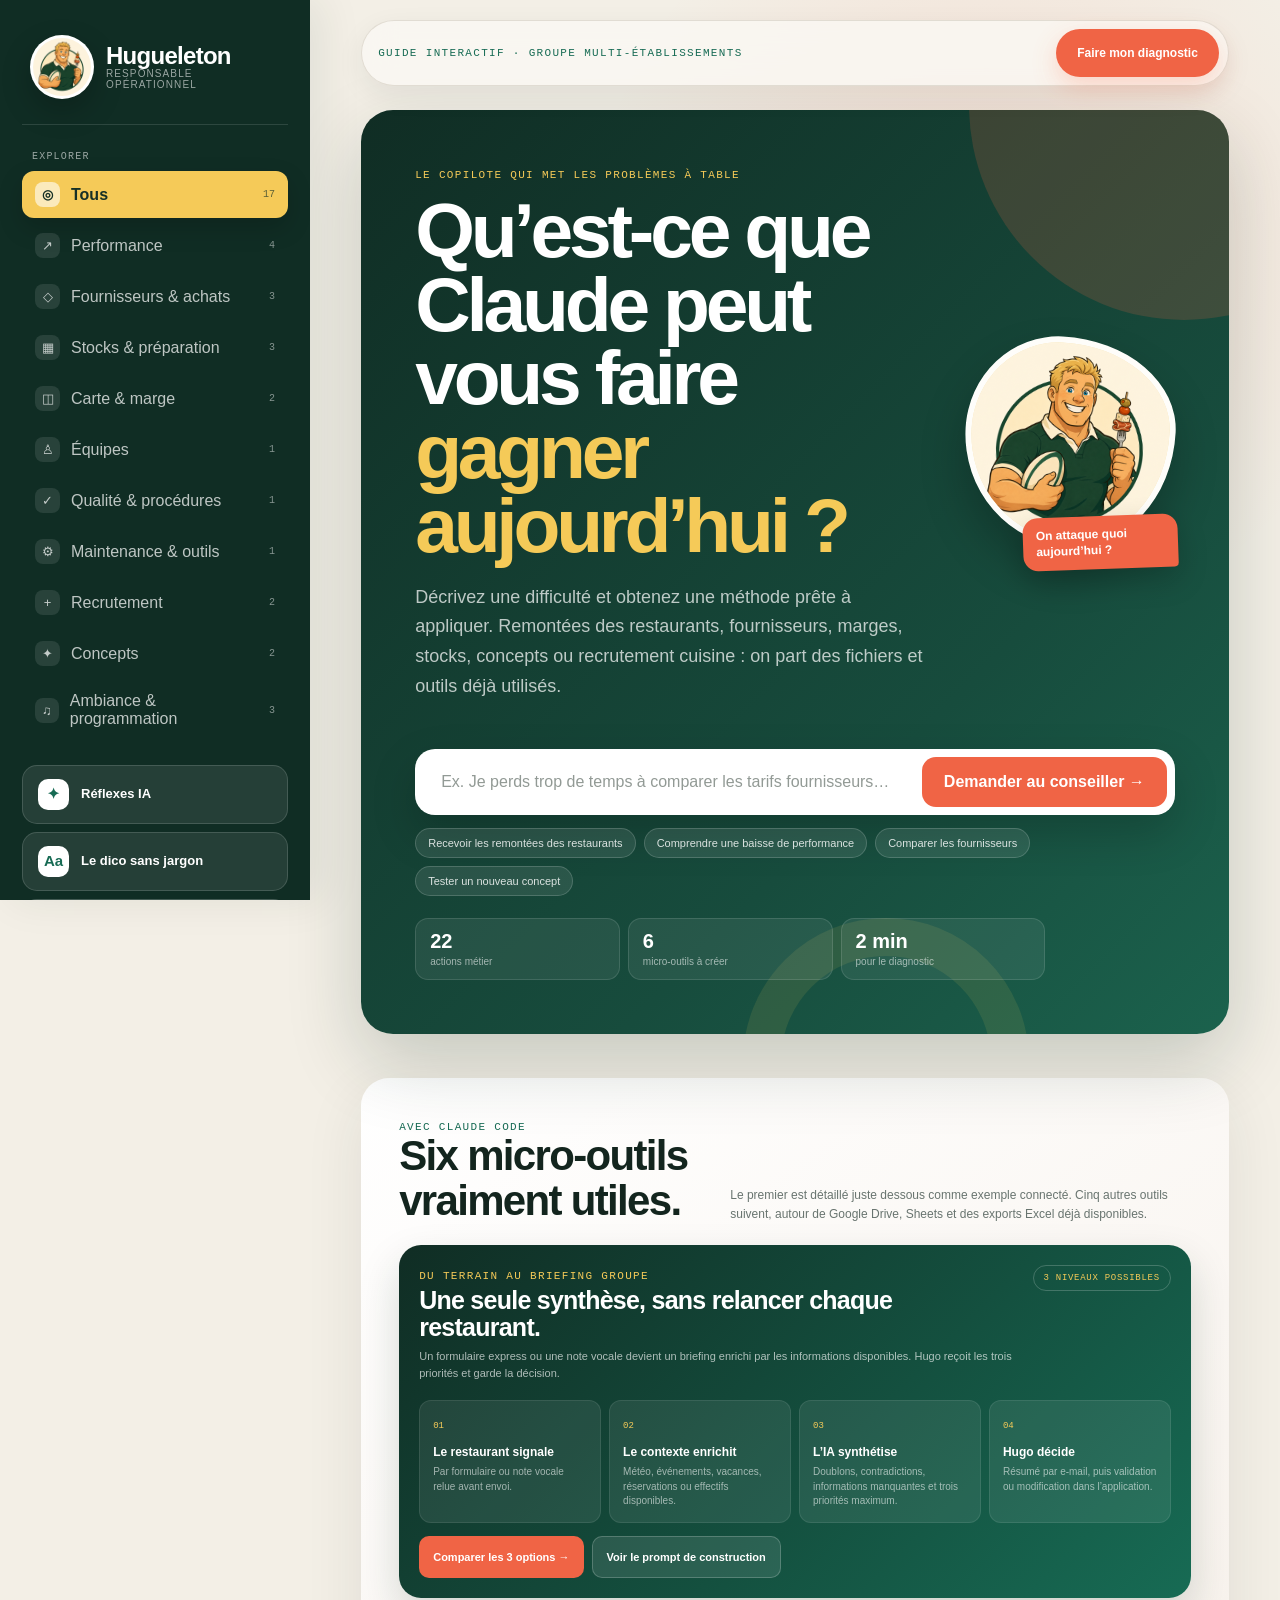
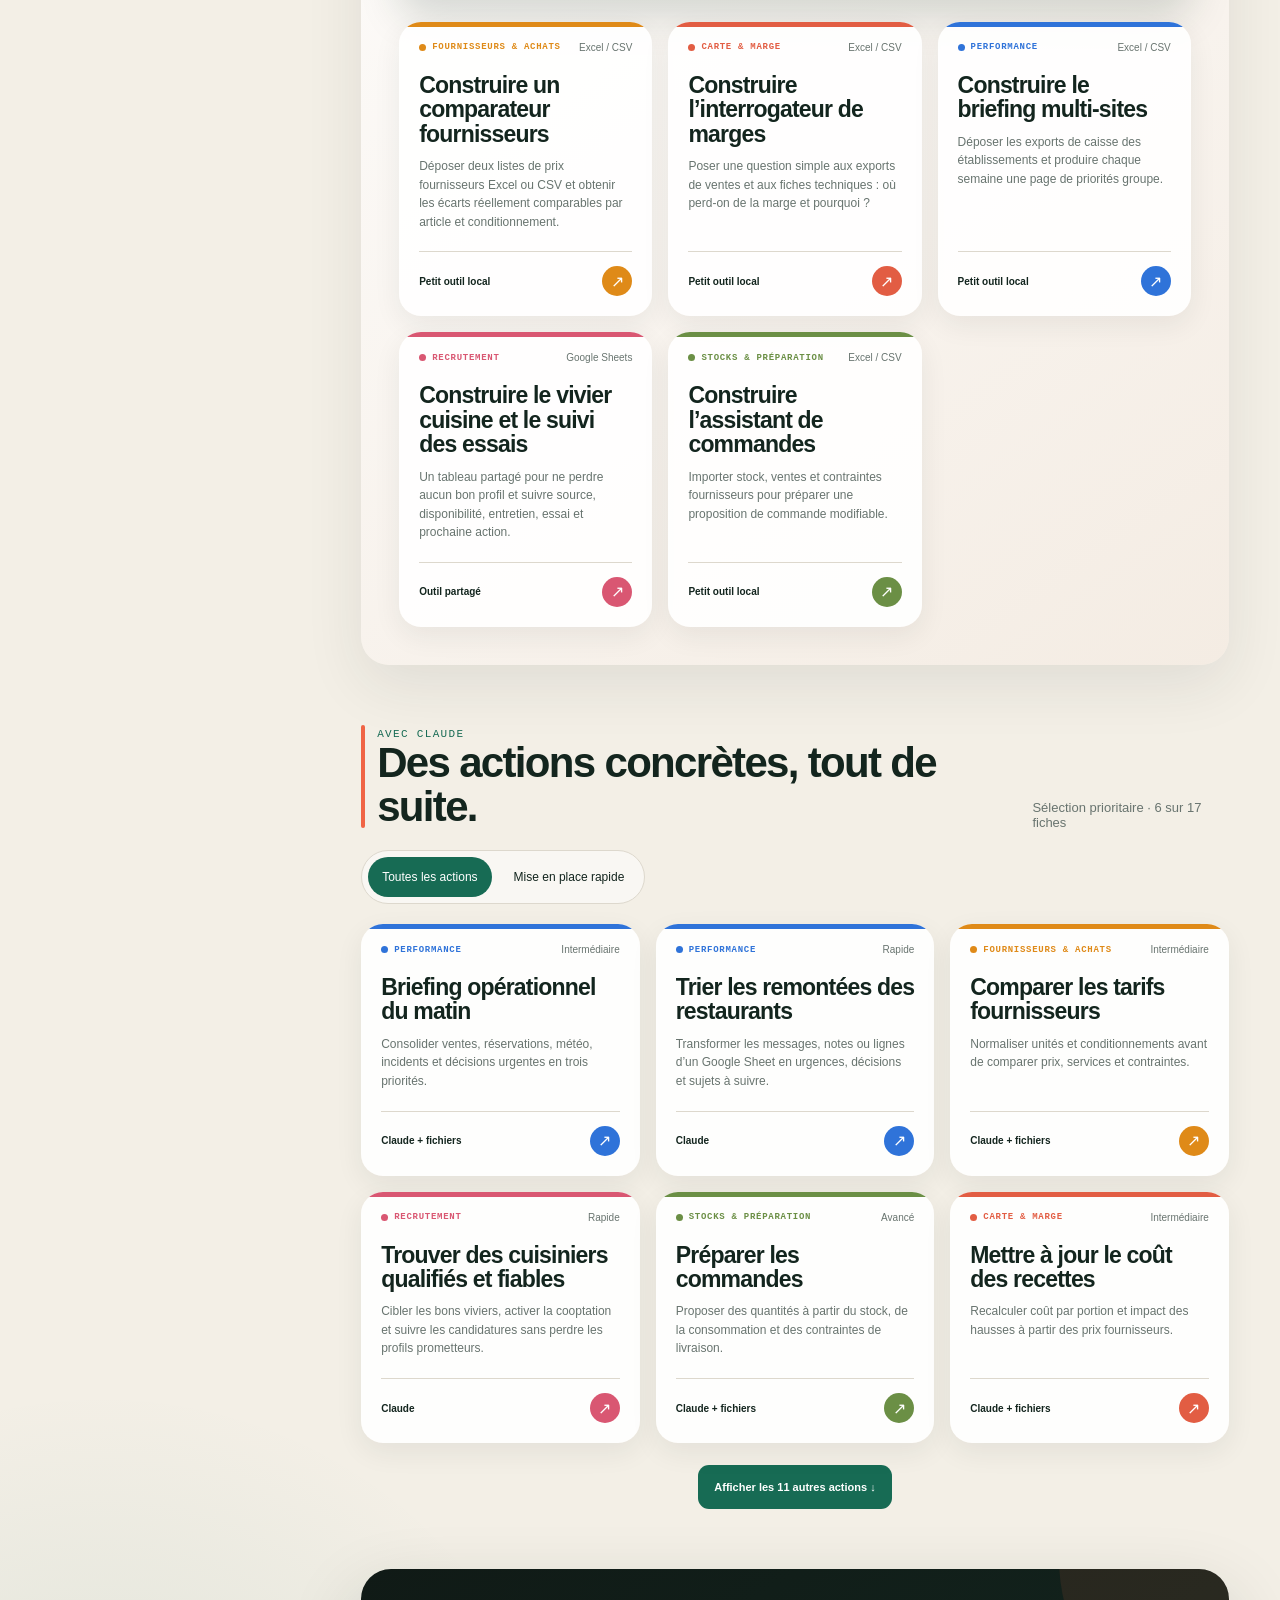
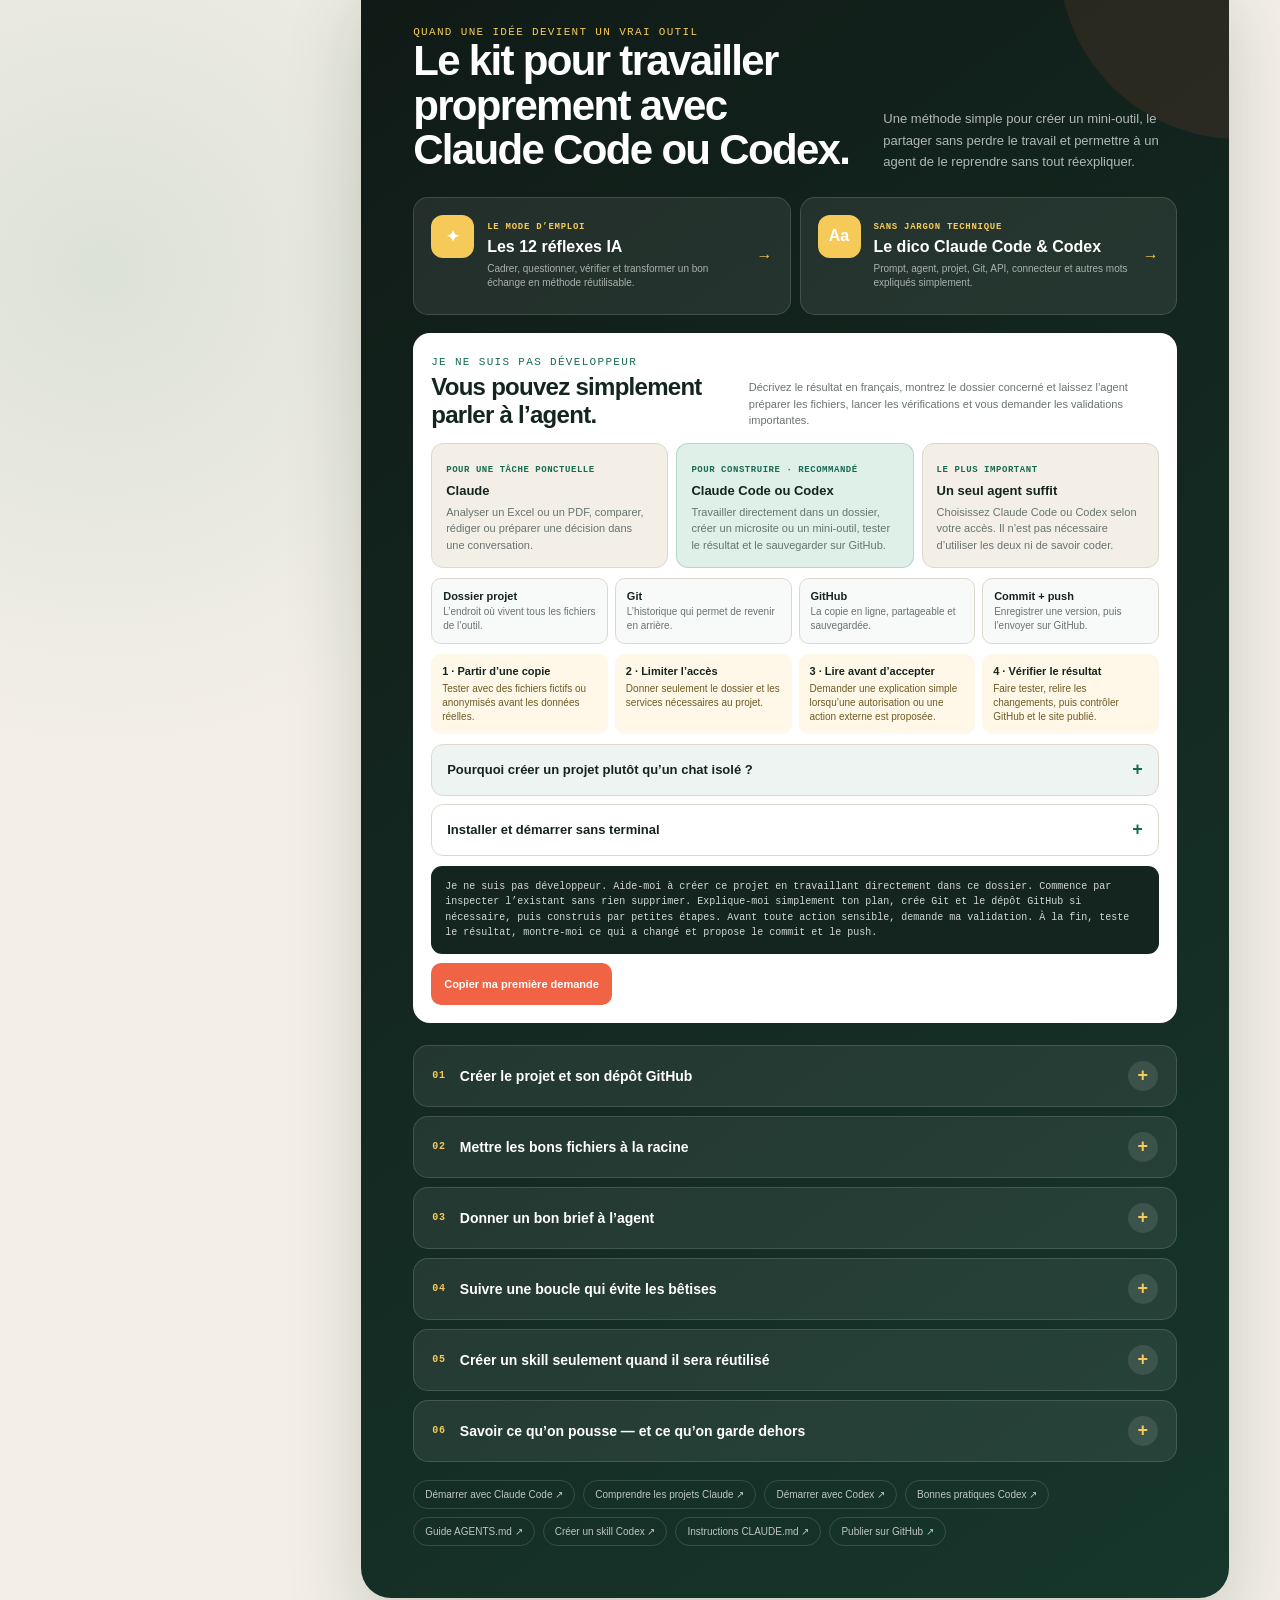
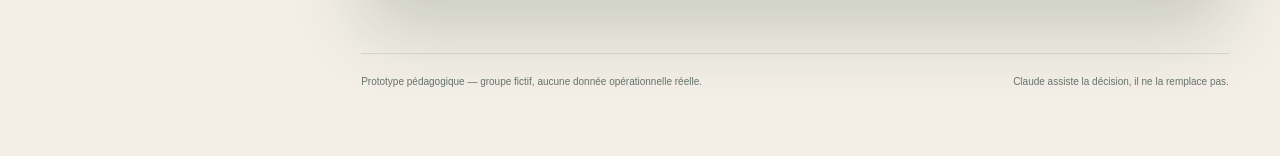
<file: index.html>
<!doctype html>
<html lang="fr">
<head>
  <meta charset="utf-8">
  <meta name="viewport" content="width=device-width, initial-scale=1">
  <meta name="description" content="Hugueleton, le guide interactif des usages de Claude pour les opérations d'un groupe de restaurants et de bars.">
  <link rel="icon" type="image/png" href="./assets/hugo-rugbyman.png">
  <title>Hugueleton — Conseiller IA des opérations</title>
  <style>
    :root {
      --ink: #101a16;
      --muted: #617069;
      --paper: #f4f7f5;
      --paper-2: #e8efeb;
      --white: #ffffff;
      --green: #126b55;
      --green-2: #dcf2e9;
      --orange: #ff6b47;
      --yellow: #ffd166;
      --line: #dde5e1;
      --shadow: 0 18px 50px rgba(18, 43, 34, .09);
    }

    * { box-sizing: border-box; }
    html { scroll-behavior: smooth; }
    body {
      margin: 0;
      color: var(--ink);
      background:
        radial-gradient(circle at 6% 3%, rgba(255, 209, 102, .16), transparent 24rem),
        radial-gradient(circle at 96% 88%, rgba(18, 107, 85, .09), transparent 28rem),
        linear-gradient(180deg, #fbfcfb 0%, var(--paper) 100%);
      font-family: "Avenir Next", "Segoe UI", sans-serif;
      min-height: 100vh;
    }

    button, input { font: inherit; }
    button { color: inherit; }
    button:focus-visible, input:focus-visible, select:focus-visible { outline: 3px solid rgba(230, 107, 57, .45); outline-offset: 2px; }
    .app { min-height: 100vh; display: grid; grid-template-columns: 310px minmax(0, 1fr); }

    .sidebar {
      padding: 28px 22px;
      border-right: 1px solid var(--line);
      background: rgba(255, 255, 255, .82);
      backdrop-filter: blur(18px);
      position: sticky;
      height: 100vh;
      top: 0;
      overflow: auto;
      z-index: 3;
    }

    .brand { display: flex; gap: 12px; align-items: center; margin-bottom: 34px; }
    .brand-mark {
      width: 58px; height: 58px; border-radius: 50%; flex: none; overflow: hidden;
      background: var(--white); border: 2px solid var(--green);
      box-shadow: 0 8px 22px rgba(24,92,75,.18);
    }
    .brand-mark img { width: 100%; height: 100%; display: block; object-fit: cover; }
    .brand strong { display: block; font: 800 22px/1 "Avenir Next", "Segoe UI", sans-serif; letter-spacing: -.03em; }
    .brand small { display: block; color: var(--muted); font-size: 10px; letter-spacing: .11em; text-transform: uppercase; }

    .nav-label { font: 500 10px "SFMono-Regular", Consolas, monospace; text-transform: uppercase; letter-spacing: .12em; color: var(--muted); margin: 26px 10px 9px; }
    .nav-list { display: grid; gap: 5px; }
    .nav-button {
      border: 0; background: transparent; border-radius: 12px; min-height: 44px; width: 100%;
      padding: 10px 12px; display: flex; align-items: center; gap: 11px; text-align: left; cursor: pointer;
    }
    .nav-button:hover, .nav-button.active { background: var(--white); box-shadow: 0 8px 24px rgba(34, 48, 40, .07); }
    .nav-button.active { color: var(--green); font-weight: 700; }
    .nav-icon { width: 25px; height: 25px; display: grid; place-items: center; border-radius: 8px; background: var(--paper-2); font-size: 13px; }
    .nav-count { margin-left: auto; font: 500 10px "SFMono-Regular", Consolas, monospace; color: var(--muted); }
    .side-links { display: grid; gap: 8px; margin-top: 26px; }
    .tech-nav-link { min-height: 58px; padding: 13px 15px; border: 1px solid rgba(18,107,85,.2); border-radius: 15px; background: var(--green-2); color: var(--green); display: flex; align-items: center; gap: 12px; text-decoration: none; font-size: 13px; line-height: 1.25; font-weight: 800; box-shadow: 0 8px 22px rgba(18,43,34,.06); }
    .tech-nav-link span { width: 31px; height: 31px; flex: none; display: grid; place-items: center; border-radius: 10px; background: var(--white); font-size: 15px; }
    .tech-nav-link:hover { background: #d1ecdf; border-color: rgba(18,107,85,.35); transform: translateY(-1px); }

    main { min-width: 0; padding: 28px clamp(22px, 4vw, 68px) 70px; }
    .topbar { display: flex; align-items: center; justify-content: space-between; gap: 20px; margin-bottom: 54px; }
    .eyebrow { font: 500 11px "SFMono-Regular", Consolas, monospace; letter-spacing: .12em; text-transform: uppercase; color: var(--green); }
    .status { display: flex; align-items: center; gap: 8px; font-size: 12px; color: var(--muted); }
    .status-dot { width: 8px; height: 8px; border-radius: 50%; background: #45a078; box-shadow: 0 0 0 5px rgba(69,160,120,.13); }

    .hero { max-width: 1080px; margin: 0 auto 42px; }
    h1 { font: 800 clamp(43px, 6vw, 78px)/.96 "Avenir Next", "Segoe UI", sans-serif; letter-spacing: -.055em; max-width: 900px; margin: 12px 0 24px; }
    .hero-copy { max-width: 700px; color: var(--muted); font-size: clamp(15px, 1.5vw, 18px); line-height: 1.65; }

    .ask-box {
      margin-top: 34px; background: var(--white); border: 1px solid var(--line); border-radius: 20px;
      display: grid; grid-template-columns: 1fr auto; padding: 8px; box-shadow: var(--shadow);
    }
    .ask-box input { border: 0; background: transparent; padding: 16px 18px; min-width: 0; color: var(--ink); }
    .ask-box input::placeholder { color: #929a95; }
    .ask-box button { border: 0; background: var(--orange); color: #fff; border-radius: 14px; padding: 0 22px; cursor: pointer; font-weight: 700; min-height: 50px; }
    .ask-box button:hover { background: #cf562a; }
    .suggestions { display: flex; gap: 8px; flex-wrap: wrap; margin-top: 13px; }
    .chip { border: 1px solid var(--line); background: rgba(255,255,255,.86); border-radius: 999px; padding: 8px 12px; font-size: 11px; cursor: pointer; }
    .chip:hover { background: var(--white); border-color: rgba(24,92,75,.35); }

    .answer { display: none; margin-top: 18px; border-left: 3px solid var(--orange); padding: 16px 18px; background: rgba(255,253,248,.75); border-radius: 0 14px 14px 0; line-height: 1.6; }
    .answer.visible { display: block; animation: rise .35s ease both; }
    .answer strong { color: var(--green); }
    .answer-actions { display: flex; flex-wrap: wrap; gap: 8px; margin-top: 12px; }

    .workspace { max-width: 1080px; margin: auto; }
    .section-head { display: flex; align-items: end; justify-content: space-between; gap: 20px; margin: 42px 0 20px; }
    h2 { font: 800 clamp(28px, 4vw, 42px)/1.06 "Avenir Next", "Segoe UI", sans-serif; margin: 0; letter-spacing: -.04em; }
    .section-head p { margin: 0; color: var(--muted); font-size: 13px; }
    .filters { display: flex; flex-wrap: wrap; gap: 8px; margin-bottom: 20px; }
    .filter { border: 1px solid var(--line); background: transparent; border-radius: 999px; padding: 9px 14px; cursor: pointer; font-size: 12px; }
    .filter.active { color: white; background: var(--green); border-color: var(--green); }
    .mobile-category-filter { display: none; }
    .catalogue-more { display: flex; justify-content: center; margin: 22px 0 4px; }
    .catalogue-more[hidden] { display: none; }
    .catalogue-more button { border: 0; border-radius: 11px; min-height: 44px; padding: 11px 16px; background: var(--green); color: white; cursor: pointer; font-weight: 700; font-size: 11px; }
    .catalogue-more button:hover { background: #104b3c; }

    .usecase-grid { display: grid; grid-template-columns: repeat(3, minmax(0,1fr)); gap: 14px; }
    .card {
      border: 1px solid var(--line); background: rgba(255,255,255,.92); border-radius: 18px; padding: 20px;
      cursor: pointer; min-height: 230px; display: flex; flex-direction: column; transition: transform .2s, box-shadow .2s, background .2s;
      box-shadow: 0 5px 18px rgba(18,43,34,.04);
    }
    .card:hover { transform: translateY(-2px); background: var(--white); box-shadow: 0 18px 42px rgba(18,43,34,.1); }
    .card-top { display: flex; align-items: center; justify-content: space-between; gap: 10px; }
    .tag { font: 500 9px "SFMono-Regular", Consolas, monospace; text-transform: uppercase; letter-spacing: .08em; color: var(--green); }
    .effort { font-size: 10px; color: var(--muted); }
    .card h3 { font: 800 23px/1.06 "Avenir Next", "Segoe UI", sans-serif; letter-spacing: -.035em; margin: 24px 0 11px; }
    .card p { margin: 0 0 20px; font-size: 12px; line-height: 1.55; color: var(--muted); }
    .card-bottom { margin-top: auto; display: flex; justify-content: space-between; align-items: center; border-top: 1px solid var(--line); padding-top: 14px; }
    .mode { font-size: 10px; font-weight: 700; }
    .arrow { width: 30px; height: 30px; border-radius: 50%; display: grid; place-items: center; background: var(--green-2); color: var(--green); }
    .empty { grid-column: 1/-1; text-align: center; padding: 60px; color: var(--muted); border: 1px dashed var(--line); border-radius: 18px; }

    .venue-panel { margin: 44px auto 58px; max-width: 1080px; border: 1px solid var(--line); border-radius: 24px; background: rgba(255,255,255,.9); padding: clamp(22px,4vw,38px); box-shadow: 0 12px 36px rgba(18,43,34,.05); }
    .venue-panel-head { display: flex; justify-content: space-between; align-items: end; gap: 20px; }
    .venue-panel-head p { color: var(--muted); max-width: 560px; font-size: 12px; line-height: 1.55; margin: 0; }
    .connected-flow { margin-top: 22px; padding: 20px; border-radius: 18px; background: linear-gradient(135deg, #10241d 0%, #165f4d 100%); color: white; }
    .connected-flow-head { display: flex; align-items: start; justify-content: space-between; gap: 18px; }
    .connected-flow h3 { font: 800 25px/1.08 "Avenir Next", "Segoe UI", sans-serif; letter-spacing: -.03em; margin: 4px 0 7px; }
    .connected-flow p { margin: 0; color: rgba(255,255,255,.66); font-size: 11px; line-height: 1.55; max-width: 630px; }
    .connected-badge { flex: none; border: 1px solid rgba(255,255,255,.2); border-radius: 999px; padding: 7px 10px; color: var(--yellow); font: 500 9px "SFMono-Regular", Consolas, monospace; text-transform: uppercase; letter-spacing: .08em; }
    .flow-steps { display: grid; grid-template-columns: repeat(4, 1fr); gap: 8px; margin-top: 18px; }
    .flow-step { min-height: 108px; padding: 13px; border-radius: 12px; background: rgba(255,255,255,.08); border: 1px solid rgba(255,255,255,.09); }
    .flow-step small { color: var(--yellow); font: 500 9px "SFMono-Regular", Consolas, monospace; }
    .flow-step b { display: block; margin: 13px 0 6px; font-size: 12px; }
    .flow-step span { display: block; color: rgba(255,255,255,.58); font-size: 10px; line-height: 1.45; }
    .flow-actions { display: flex; flex-wrap: wrap; align-items: center; gap: 8px; margin-top: 13px; }
    .flow-action { border: 0; border-radius: 10px; min-height: 42px; padding: 11px 14px; background: var(--orange); color: white; cursor: pointer; font-size: 11px; font-weight: 700; text-decoration: none; display: inline-flex; align-items: center; }
    .flow-action.secondary { background: rgba(255,255,255,.1); border: 1px solid rgba(255,255,255,.2); }
    .flow-action:hover { background: #dc5337; }
    .flow-action.secondary:hover { background: rgba(255,255,255,.18); }
    .mission { max-width: 1080px; margin: 42px auto 58px; background: var(--green); color: white; border-radius: 26px; padding: clamp(26px,5vw,52px); }
    .mission-head { display: flex; justify-content: space-between; align-items: end; gap: 24px; }
    .mission-head p { color: rgba(255,255,255,.68); max-width: 550px; font-size: 12px; line-height: 1.6; margin: 0; }
    .mission-options { display: grid; grid-template-columns: repeat(4,1fr); gap: 8px; margin-top: 28px; }
    .mission-button { border: 1px solid rgba(255,255,255,.2); background: rgba(255,255,255,.08); color: white; border-radius: 13px; padding: 15px; min-height: 78px; text-align: left; cursor: pointer; font-size: 11px; line-height: 1.4; }
    .mission-button:hover, .mission-button.active { background: var(--white); color: var(--ink); }
    .mission-output { display: grid; grid-template-columns: .8fr 1.2fr; gap: 22px; margin-top: 16px; padding: 22px; background: var(--white); color: var(--ink); border-radius: 16px; }
    .mission-output h3 { font: 800 27px/1.08 "Avenir Next", "Segoe UI", sans-serif; letter-spacing: -.03em; margin: 5px 0 9px; }
    .mission-output p { color: var(--muted); font-size: 12px; line-height: 1.55; margin: 0; }
    .mission-deliverables { display: grid; gap: 7px; }
    .mission-deliverable { padding: 11px 13px; border-radius: 10px; background: var(--paper); font-size: 11px; }
    .mission-link { border: 0; background: var(--orange); color: white; border-radius: 10px; padding: 11px 14px; cursor: pointer; font-size: 11px; font-weight: 700; margin-top: 11px; }

    .technical-kit { margin-top: 60px; padding: clamp(26px, 5vw, 52px); border-radius: 26px; background: linear-gradient(145deg, #101a16 0%, #17372c 100%); color: white; overflow: hidden; position: relative; }
    .technical-kit::after { content: ""; position: absolute; width: 360px; height: 360px; border-radius: 50%; background: var(--orange); opacity: .1; right: -190px; top: -190px; pointer-events: none; }
    .technical-head { position: relative; z-index: 1; display: grid; grid-template-columns: 1.2fr .8fr; gap: 30px; align-items: end; margin-bottom: 28px; }
    .technical-head h2 { max-width: 650px; }
    .technical-head p { margin: 0; color: rgba(255,255,255,.68); font-size: 13px; line-height: 1.65; }
    .learning-hub { position: relative; z-index: 1; display: grid; grid-template-columns: 1fr 1fr; gap: 9px; margin: -4px 0 18px; }
    .learning-link { min-height: 118px; display: grid; grid-template-columns: 43px 1fr auto; gap: 13px; align-items: start; padding: 17px; border: 1px solid rgba(255,255,255,.14); border-radius: 15px; background: rgba(255,255,255,.08); color: white; text-decoration: none; transition: transform .2s, background .2s; }
    .learning-link:hover { transform: translateY(-2px); background: rgba(255,255,255,.13); }
    .learning-icon { width: 43px; height: 43px; display: grid; place-items: center; border-radius: 12px; background: var(--yellow); color: var(--deep); font-weight: 900; }
    .learning-link small { color: var(--yellow); font: 700 9px "SFMono-Regular", Consolas, monospace; text-transform: uppercase; letter-spacing: .08em; }
    .learning-link b { display: block; margin: 5px 0 6px; font-size: 16px; }
    .learning-link p { margin: 0; color: rgba(255,255,255,.62); font-size: 10px; line-height: 1.45; }
    .learning-arrow { align-self: center; color: var(--yellow); font-weight: 900; }
    .starter-guide { position: relative; z-index: 1; margin-bottom: 22px; padding: 18px; border-radius: 17px; background: var(--white); color: var(--ink); }
    .starter-guide-head { display: flex; justify-content: space-between; align-items: end; gap: 20px; margin-bottom: 14px; }
    .starter-guide-head h3 { margin: 4px 0 0; font-size: 24px; letter-spacing: -.03em; }
    .starter-guide-head p { max-width: 410px; margin: 0; color: var(--muted); font-size: 11px; line-height: 1.5; }
    .starter-tools { display: grid; grid-template-columns: repeat(3,1fr); gap: 8px; }
    .starter-tool { padding: 14px; border-radius: 12px; background: var(--paper); border: 1px solid var(--line); }
    .starter-tool b { display: block; margin-bottom: 6px; font-size: 13px; }
    .starter-tool p { margin: 0; color: var(--muted); font-size: 11px; line-height: 1.5; }
    .starter-tool.recommended { background: var(--green-2); border-color: rgba(18,107,85,.2); }
    .starter-tool small { display: inline-block; margin-bottom: 8px; color: var(--green); font: 600 9px "SFMono-Regular", Consolas, monospace; text-transform: uppercase; letter-spacing: .06em; }
    .plain-terms { display: grid; grid-template-columns: repeat(4,1fr); gap: 7px; margin-top: 10px; }
    .plain-term { padding: 10px 11px; border-radius: 10px; background: #f8faf9; border: 1px solid var(--line); font-size: 10px; line-height: 1.4; color: var(--muted); }
    .plain-term b { display: block; color: var(--ink); font-size: 11px; }
    .starter-prompt { margin-top: 10px; padding: 13px 14px; border-radius: 11px; background: var(--ink); color: rgba(255,255,255,.82); font: 500 10px/1.55 "SFMono-Regular", Consolas, monospace; }
    .starter-copy { margin-top: 9px; border: 0; border-radius: 10px; min-height: 42px; padding: 10px 13px; background: var(--orange); color: white; cursor: pointer; font-size: 11px; font-weight: 800; }
    .starter-reflexes { display: grid; grid-template-columns: repeat(4,1fr); gap: 7px; margin-top: 10px; }
    .starter-reflex { padding: 10px 11px; border-radius: 10px; background: #fff8e8; color: #6e5a24; font-size: 10px; line-height: 1.4; }
    .starter-reflex b { display: block; margin-bottom: 3px; color: var(--ink); font-size: 11px; }
    .project-explainer { margin-top: 10px; border-radius: 12px; background: #eef4f1; border: 1px solid var(--line); overflow: hidden; }
    .project-explainer summary, .setup-onboarding summary { list-style: none; min-height: 50px; padding: 13px 15px; display: flex; align-items: center; cursor: pointer; color: var(--ink); font-size: 13px; font-weight: 800; }
    .project-explainer summary::-webkit-details-marker, .setup-onboarding summary::-webkit-details-marker { display: none; }
    .project-explainer summary::after, .setup-onboarding summary::after { content: "+"; margin-left: auto; color: var(--green); font-size: 18px; }
    .project-explainer[open] summary::after, .setup-onboarding[open] summary::after { content: "−"; }
    .starter-detail-body { padding: 0 15px 15px; }
    .starter-detail-body > p { margin: 0 0 11px; color: var(--muted); font-size: 11px; line-height: 1.5; }
    .project-types { display: grid; grid-template-columns: 1fr 1fr; gap: 8px; }
    .project-type { padding: 12px; border-radius: 10px; background: var(--white); }
    .project-type b { display: block; margin-bottom: 5px; font-size: 12px; }
    .project-type p { margin: 0; color: var(--muted); font-size: 10px; line-height: 1.5; }
    .project-benefits { margin-top: 8px; color: var(--green); font-size: 10px; font-weight: 700; line-height: 1.5; }
    .setup-onboarding { margin-top: 8px; border-radius: 12px; background: #fff; border: 1px solid var(--line); overflow: hidden; }
    .setup-steps { display: grid; grid-template-columns: repeat(5,1fr); gap: 7px; }
    .setup-step { padding: 11px; border-radius: 10px; background: var(--paper); color: var(--muted); font-size: 10px; line-height: 1.4; }
    .setup-step span { display: block; margin-bottom: 7px; color: var(--green); font: 700 9px "SFMono-Regular", Consolas, monospace; }
    .setup-step b { display: block; margin-bottom: 3px; color: var(--ink); font-size: 11px; }
    .setup-notes { display: grid; grid-template-columns: 1fr 1fr; gap: 8px; margin-top: 8px; }
    .setup-note { padding: 12px; border-radius: 10px; background: #f8faf9; color: var(--muted); font-size: 10px; line-height: 1.5; }
    .setup-note b { display: block; margin-bottom: 5px; color: var(--ink); font-size: 11px; }
    .download-links { display: flex; flex-wrap: wrap; gap: 6px; margin-top: 9px; }
    .download-links a { border: 1px solid var(--line); border-radius: 999px; padding: 7px 10px; color: var(--green); text-decoration: none; font-size: 9px; font-weight: 700; }
    .practice-list { position: relative; z-index: 1; display: grid; gap: 9px; }
    .practice { border: 1px solid rgba(255,255,255,.14); border-radius: 15px; background: rgba(255,255,255,.07); overflow: hidden; }
    .practice[open] { background: rgba(255,255,255,.11); }
    .practice summary { list-style: none; min-height: 58px; padding: 15px 18px; display: flex; align-items: center; gap: 14px; cursor: pointer; font-size: 14px; font-weight: 800; }
    .practice summary::-webkit-details-marker { display: none; }
    .practice summary::after { content: "+"; margin-left: auto; width: 30px; height: 30px; border-radius: 50%; display: grid; place-items: center; background: rgba(255,255,255,.1); color: var(--yellow); font-size: 18px; }
    .practice[open] summary::after { content: "−"; }
    .practice-number { color: var(--yellow); font: 600 10px "SFMono-Regular", Consolas, monospace; letter-spacing: .08em; }
    .practice-body { padding: 0 18px 20px 62px; color: rgba(255,255,255,.74); font-size: 12px; line-height: 1.65; }
    .practice-body p { margin: 0 0 13px; }
    .practice-body ul, .practice-body ol { margin: 0; padding-left: 18px; }
    .practice-body li + li { margin-top: 6px; }
    .practice-grid { display: grid; grid-template-columns: 1fr 1fr; gap: 12px; }
    .practice-box { padding: 15px; border-radius: 12px; background: rgba(0,0,0,.18); }
    .practice-box strong { display: block; color: white; margin-bottom: 8px; font-size: 12px; }
    .tech-code, .file-tree { margin: 13px 0 0; padding: 15px; border-radius: 11px; background: #07110d; color: #d8f7e9; overflow-x: auto; white-space: pre; font: 500 11px/1.7 "SFMono-Regular", Consolas, monospace; }
    .file-tree { margin: 0; }
    .practice-note { margin-top: 13px; padding: 12px 14px; border-left: 3px solid var(--yellow); background: rgba(255,209,102,.1); color: rgba(255,255,255,.84); border-radius: 0 10px 10px 0; }
    .practice-links { position: relative; z-index: 1; margin-top: 18px; display: flex; flex-wrap: wrap; gap: 8px; }
    .practice-links a { color: rgba(255,255,255,.72); border: 1px solid rgba(255,255,255,.14); border-radius: 999px; padding: 8px 11px; text-decoration: none; font-size: 10px; }
    .practice-links a:hover { color: white; border-color: rgba(255,255,255,.35); }

    dialog { width: min(860px, calc(100vw - 24px)); max-height: calc(100vh - 24px); border: 0; border-radius: 24px; padding: 0; color: var(--ink); background: var(--white); box-shadow: 0 35px 100px rgba(0,0,0,.28); }
    dialog::backdrop { background: rgba(14, 24, 20, .65); backdrop-filter: blur(7px); }
    #detailDialog[open] { display: grid; grid-template-rows: auto minmax(0,1fr); --dialog-accent: var(--green); }
    .modal-head { padding: 25px 30px 22px; border-bottom: 1px solid rgba(255,255,255,.1); display: flex; gap: 24px; justify-content: space-between; background: linear-gradient(125deg, #102d24, color-mix(in srgb, var(--dialog-accent) 62%, #102d24)); color: white; }
    .modal-head .eyebrow { color: var(--yellow); }
    .modal-head h2 { margin-top: 8px; color: white; max-width: 680px; }
    .close { border: 1px solid rgba(255,255,255,.24); background: rgba(255,255,255,.08); color: white; width: 44px; height: 44px; border-radius: 50%; cursor: pointer; flex: none; transition: background .2s, transform .2s; }
    .close:hover { background: rgba(255,255,255,.18); transform: rotate(4deg); }
    .modal-body { padding: 24px 30px 32px; overflow: auto; background: #faf8f3; }
    .modal-summary { font-size: 15px; line-height: 1.65; color: var(--muted); margin-top: 0; }
    .facts { display: flex; flex-wrap: wrap; gap: 8px; margin: 18px 0 22px; }
    .fact { display: flex; align-items: center; gap: 8px; background: white; padding: 9px 12px; border: 1px solid var(--line); border-radius: 999px; }
    .fact small { display: block; color: var(--muted); font-size: 9px; text-transform: uppercase; letter-spacing: .1em; }
    .fact b { display: block; font-size: 11px; }
    .modal-body h3 { font: 800 22px/1.08 "Avenir Next", "Segoe UI", sans-serif; letter-spacing: -.025em; margin: 28px 0 12px; }
    .modal-body ol { padding-left: 20px; color: var(--muted); line-height: 1.7; font-size: 13px; }
    .source-kit { display: grid; grid-template-columns: 1fr 1fr; gap: 10px; }
    .source-box { border: 1px solid var(--line); border-radius: 14px; padding: 17px; background: #f8f5ed; }
    .source-box strong { display: block; margin-bottom: 10px; color: var(--green); font-size: 12px; }
    .source-box ul { margin: 0; padding-left: 17px; color: var(--muted); font-size: 11px; line-height: 1.65; }
    .case-flow { display: grid; grid-template-columns: repeat(3,1fr); gap: 8px; margin: 0 0 24px; }
    .case-step { min-height: 74px; padding: 13px; border-radius: 14px; background: color-mix(in srgb, var(--dialog-accent) 8%, white); border: 1px solid color-mix(in srgb, var(--dialog-accent) 20%, white); color: var(--muted); font-size: 11px; line-height: 1.45; }
    .case-step b { display: block; margin-bottom: 5px; color: var(--dialog-accent); font-size: 11px; }
    .specific-need { border: 0; background: transparent; margin-bottom: 18px; }
    .specific-need strong { color: var(--green); font-size: 13px; }
    .need-grid { display: grid; grid-template-columns: .8fr 1.2fr; gap: 10px; margin-top: 12px; }
    .need-grid div { padding: 17px; border: 1px solid var(--line); border-radius: 15px; background: white; font-size: 12px; line-height: 1.55; color: var(--muted); }
    .need-grid small { display: flex; align-items: center; gap: 7px; color: var(--ink); font-weight: 800; text-transform: uppercase; letter-spacing: .08em; margin-bottom: 8px; }
    .need-grid small::before { content: ""; width: 8px; height: 8px; border-radius: 50%; background: var(--dialog-accent); }
    .format-note { margin-top: 10px; padding: 12px 14px; border-radius: 10px; background: var(--green-2); color: var(--green); font-size: 11px; line-height: 1.55; }
    .prompt-shell { overflow: hidden; border-radius: 17px; background: var(--ink); box-shadow: 0 18px 42px rgba(19,37,30,.15); }
    .prompt-toolbar { min-height: 58px; padding: 9px 10px 9px 17px; display: flex; align-items: center; justify-content: space-between; gap: 12px; border-bottom: 1px solid rgba(255,255,255,.1); }
    .prompt-label { color: white; font-size: 12px; font-weight: 800; }
    .prompt-label small { display: block; margin-top: 3px; color: rgba(255,255,255,.48); font-size: 9px; font-weight: 500; }
    .prompt { max-height: 330px; overflow: auto; color: rgba(255,255,255,.78); padding: 18px; font: 400 11px/1.65 "SFMono-Regular", Consolas, monospace; white-space: pre-wrap; }
    .copy { flex: none; border: 0; background: var(--orange); color: white; border-radius: 11px; min-height: 40px; padding: 10px 14px; cursor: pointer; font-weight: 800; transition: transform .2s, background .2s; }
    .copy:hover { background: #dc5337; transform: translateY(-1px); }
    .guardrail { padding: 15px 18px; background: #fff4d5; border-left: 3px solid var(--yellow); border-radius: 0 10px 10px 0; font-size: 12px; line-height: 1.55; }
    .intake-dialog { width: min(720px, calc(100vw - 24px)); }
    .intake-intro { padding: 28px 32px 0; }
    .intake-intro h2 { margin: 7px 0 10px; }
    .intake-intro p { color: var(--muted); font-size: 13px; line-height: 1.6; }
    .intake-form { padding: 22px 32px 32px; display: grid; gap: 16px; }
    .field label, .field legend { display: block; font-size: 11px; font-weight: 700; margin-bottom: 7px; }
    .field select, .field textarea { width: 100%; border: 1px solid var(--line); border-radius: 11px; background: var(--paper); color: var(--ink); padding: 12px 13px; font: inherit; font-size: 12px; }
    .field textarea { min-height: 78px; resize: vertical; }
    .intake-actions { display: flex; gap: 9px; justify-content: space-between; align-items: center; margin-top: 4px; }
    .intake-actions button, .mail-result a { border: 0; border-radius: 11px; min-height: 44px; padding: 11px 16px; cursor: pointer; font-weight: 700; text-decoration: none; display: inline-flex; align-items: center; }
    .primary-action, .mail-result a { background: var(--orange); color: white; }
    .secondary-action { background: transparent; color: var(--muted); }
    .mail-result { display: none; border-top: 1px solid var(--line); padding-top: 18px; }
    .mail-result.visible { display: block; }
    .mail-result p { color: var(--muted); font-size: 12px; line-height: 1.55; }
    .result-recos { display: grid; gap: 7px; margin: 12px 0; }
    .result-reco { border: 1px solid var(--line); background: var(--paper); border-radius: 10px; min-height: 42px; padding: 10px 12px; cursor: pointer; text-align: left; font-size: 11px; font-weight: 700; }
    .result-reco:hover { color: var(--green); border-color: rgba(24,92,75,.35); }
    .result-footer { display: flex; gap: 8px; flex-wrap: wrap; }
    .result-explore { border: 1px solid var(--line); color: var(--green); background: white; border-radius: 11px; padding: 11px 14px; cursor: pointer; font-weight: 700; font-size: 11px; }
    .diagnostic-trigger { border: 0; background: var(--orange); color: white; border-radius: 999px; min-height: 48px; padding: 12px 21px; cursor: pointer; font-size: 12px; font-weight: 800; box-shadow: 0 10px 26px rgba(255,107,71,.24); flex: none; }
    .diagnostic-trigger:hover { background: #ed5937; transform: translateY(-1px); }
    .back-to-top { position: fixed; right: 24px; bottom: 22px; z-index: 5; min-height: 46px; padding: 11px 16px; border: 1px solid rgba(255,255,255,.2); border-radius: 999px; background: var(--ink); color: white; cursor: pointer; display: flex; align-items: center; gap: 8px; font-size: 11px; font-weight: 800; box-shadow: 0 14px 36px rgba(16,26,22,.24); opacity: 0; visibility: hidden; transform: translateY(10px); transition: opacity .2s, transform .2s, visibility .2s; }
    .back-to-top.visible { opacity: 1; visibility: visible; transform: translateY(0); }
    .back-to-top:hover { background: var(--green); }
    .back-to-top span { font-size: 16px; line-height: 1; }
    footer { max-width: 1080px; margin: 55px auto 0; padding-top: 22px; border-top: 1px solid var(--line); display: flex; justify-content: space-between; gap: 20px; color: var(--muted); font-size: 10px; }
    @keyframes rise { from { opacity: 0; transform: translateY(7px); } }

    @media (max-width: 980px) {
      .app { grid-template-columns: 1fr; }
      .sidebar { height: auto; position: static; border-right: 0; border-bottom: 1px solid var(--line); padding: 18px 20px; }
      .brand { margin: 0; }
      .nav-label, .nav-list, .side-links { display: none; }
      .mobile-category-filter { display: flex; align-items: center; gap: 10px; margin: -8px 0 16px; }
      .mobile-category-filter label { color: var(--muted); font-size: 11px; font-weight: 700; }
      .mobile-category-filter select { min-height: 44px; max-width: 330px; border: 1px solid var(--line); border-radius: 11px; background: var(--white); color: var(--ink); padding: 9px 36px 9px 12px; font: inherit; font-size: 12px; }
      main { padding-top: 22px; }
      .topbar { margin-bottom: 36px; }
      .usecase-grid { grid-template-columns: repeat(2,minmax(0,1fr)); }
      .technical-head { grid-template-columns: 1fr; }
      .learning-hub { grid-template-columns: 1fr; }
    }
    @media (max-width: 620px) {
      body { font-size: 16px; }
      .sidebar { padding: 14px 16px; }
      .brand-mark { width: 52px; height: 52px; }
      .brand strong { font-size: 23px; }
      .brand small { font-size: 11px; }
      main { padding: 18px 16px 52px; }
      .topbar { justify-content: flex-end; margin-bottom: 22px; }
      .topbar > .eyebrow { display: none; }
      .diagnostic-trigger { min-height: 50px; padding: 13px 20px; font-size: 14px; }
      .hero { margin-bottom: 32px; }
      .hero > .eyebrow { font-size: 10px; }
      h1 { font-size: 40px; line-height: 1; margin: 10px 0 18px; }
      .hero-copy { font-size: 16px; line-height: 1.55; }
      .ask-box { margin-top: 24px; padding: 6px; border-radius: 16px; }
      .ask-box input { min-height: 52px; padding: 14px; font-size: 16px; }
      .ask-box button { min-height: 50px; font-size: 14px; }
      .suggestions { display: grid; grid-template-columns: 1fr 1fr; gap: 8px; }
      .chip { min-height: 52px; padding: 10px 12px; border-radius: 14px; font-size: 13px; line-height: 1.25; text-align: left; }
      .answer { font-size: 14px; }
      .catalogue-more button { min-height: 48px; font-size: 14px; }
      .usecase-grid, .facts, .source-kit, .need-grid, .mission-output, .flow-steps { grid-template-columns: 1fr; }
      .connected-flow-head { display: block; }
      .connected-badge { display: inline-block; margin-top: 12px; font-size: 10px; }
      .mission-options { grid-template-columns: repeat(2,1fr); }
      .venue-panel-head { display: block; }
      .venue-panel { margin: 30px auto 38px; padding: 18px; border-radius: 20px; }
      .venue-panel-head h2, .section-head h2, .technical-kit h2 { font-size: 32px; line-height: 1.05; }
      .venue-panel-head p { margin-top: 10px; font-size: 14px; }
      .connected-flow { padding: 18px; }
      .connected-flow h3 { font-size: 26px; line-height: 1.08; }
      .connected-flow p { font-size: 14px; }
      .flow-step { min-height: 0; padding: 16px; }
      .flow-step small { font-size: 10px; }
      .flow-step b { margin: 9px 0 6px; font-size: 15px; }
      .flow-step span { font-size: 13px; line-height: 1.5; }
      .flow-actions { display: grid; }
      .flow-action { width: 100%; min-height: 48px; justify-content: center; font-size: 14px; }
      .ask-box { grid-template-columns: 1fr; }
      .mobile-category-filter { display: grid; gap: 6px; }
      .mobile-category-filter label { font-size: 13px; }
      .mobile-category-filter select { width: 100%; max-width: none; min-height: 48px; font-size: 14px; }
      .topbar .status { display: none; }
      .section-head { display: block; margin: 34px 0 16px; }
      .section-head p { margin-top: 7px; font-size: 14px; }
      .filters { gap: 8px; }
      .filter { min-height: 44px; padding: 10px 14px; font-size: 13px; }
      .card { min-height: 0; padding: 18px; }
      .tag { font-size: 10px; }
      .effort { font-size: 11px; }
      .card h3 { margin: 18px 0 10px; font-size: 25px; line-height: 1.08; }
      .card p { font-size: 14px; line-height: 1.55; }
      .mode { font-size: 12px; }
      .arrow { width: 36px; height: 36px; }
      .technical-kit { margin-top: 42px; padding: 22px 16px; border-radius: 20px; }
      .technical-head { gap: 12px; margin-bottom: 22px; }
      .technical-head p { font-size: 15px; }
      .starter-guide { padding: 15px; }
      .starter-guide-head { display: block; }
      .starter-guide-head h3 { font-size: 25px; }
      .starter-guide-head p { margin-top: 8px; font-size: 14px; }
      .starter-tools, .plain-terms, .starter-reflexes { grid-template-columns: 1fr; }
      .starter-tool b { font-size: 16px; }
      .starter-tool p, .plain-term, .starter-reflex { font-size: 14px; }
      .plain-term b, .starter-reflex b { font-size: 14px; }
      .starter-prompt { font-size: 12px; }
      .starter-copy { width: 100%; min-height: 48px; font-size: 14px; }
      .project-types { grid-template-columns: 1fr; }
      .project-explainer summary, .setup-onboarding summary { min-height: 58px; font-size: 16px; }
      .starter-detail-body > p, .project-type p, .project-benefits { font-size: 14px; }
      .project-type b { font-size: 15px; }
      .setup-steps, .setup-notes { grid-template-columns: 1fr; }
      .setup-step, .setup-note { font-size: 14px; }
      .setup-step b, .setup-note b { font-size: 15px; }
      .download-links a { font-size: 12px; min-height: 42px; display: inline-flex; align-items: center; }
      .practice summary { min-height: 64px; padding: 14px; gap: 10px; font-size: 15px; line-height: 1.3; }
      .practice-number { font-size: 10px; }
      .practice-body { padding: 0 14px 18px; font-size: 14px; line-height: 1.6; }
      .practice-grid { grid-template-columns: 1fr; }
      .tech-code, .file-tree { font-size: 11px; }
      .practice-links a { font-size: 12px; }
      #detailDialog { width: calc(100vw - 12px); max-height: calc(100dvh - 12px); border-radius: 20px; }
      .modal-head, .modal-body { padding-left: 18px; padding-right: 18px; }
      .modal-head { padding-top: 20px; padding-bottom: 18px; }
      .modal-head h2 { font-size: 28px; line-height: 1.05; }
      .modal-summary { font-size: 16px; line-height: 1.55; }
      .facts { gap: 6px; }
      .fact { padding: 8px 10px; }
      .fact small { font-size: 9px; }
      .fact b { font-size: 12px; }
      .case-flow { grid-template-columns: 1fr; gap: 6px; }
      .case-step { min-height: 0; display: grid; grid-template-columns: 74px 1fr; align-items: center; padding: 10px 12px; font-size: 13px; }
      .case-step b { margin: 0; }
      .need-grid { grid-template-columns: 1fr; }
      .need-grid div { font-size: 14px; }
      .prompt-toolbar { align-items: stretch; flex-direction: column; padding: 13px; }
      .copy { width: 100%; min-height: 46px; font-size: 13px; }
      .prompt { max-height: 300px; padding: 16px; font-size: 12.5px; line-height: 1.6; overflow-wrap: anywhere; }
      .guardrail { font-size: 14px; }
      .intake-intro { padding: 22px 18px 0; }
      .intake-intro p { font-size: 15px; }
      .intake-form { padding: 20px 18px 24px; }
      .field label, .field legend { font-size: 14px; }
      .field select, .field textarea { min-height: 48px; font-size: 16px; }
      .intake-actions { display: grid; gap: 8px; }
      .intake-actions button { width: 100%; justify-content: center; font-size: 14px; }
      .mail-result p, .result-reco, .result-explore { font-size: 13px; }
      .mission-options { grid-template-columns: 1fr; }
      .back-to-top { right: 14px; bottom: 14px; min-height: 50px; padding: 12px 15px; font-size: 13px; }
      footer { flex-direction: column; font-size: 12px; line-height: 1.45; }
    }
    /* Refonte éditoriale — carnet de bord opérationnel */
    :root {
      --ink: #13251e;
      --muted: #68746f;
      --paper: #f3efe6;
      --paper-2: #e8e3d8;
      --green: #176b54;
      --green-2: #dff0e8;
      --orange: #f06445;
      --yellow: #f5ca58;
      --line: #ddd8cd;
      --shadow: 0 22px 60px rgba(31, 49, 40, .11);
    }
    body {
      background:
        radial-gradient(circle at 77% 5%, rgba(240,100,69,.13), transparent 25rem),
        radial-gradient(circle at 8% 70%, rgba(23,107,84,.1), transparent 30rem),
        #f3efe6;
    }
    .sidebar { background: #102d24; border-right: 0; color: white; box-shadow: 12px 0 40px rgba(16,45,36,.08); }
    .brand { padding: 7px 8px 25px; margin-bottom: 12px; border-bottom: 1px solid rgba(255,255,255,.12); }
    .brand-mark { width: 64px; height: 64px; border: 3px solid rgba(255,255,255,.9); box-shadow: 0 12px 30px rgba(0,0,0,.22); }
    .brand strong { color: white; font-size: 24px; }
    .brand small, .nav-label { color: rgba(255,255,255,.58); }
    .nav-list { gap: 4px; }
    .nav-button { color: rgba(255,255,255,.73); border: 1px solid transparent; }
    .nav-button:hover { background: rgba(255,255,255,.08); box-shadow: none; color: white; }
    .nav-button.active { background: var(--yellow); color: #163026; box-shadow: 0 10px 24px rgba(0,0,0,.17); }
    .nav-icon { background: rgba(255,255,255,.1); }
    .nav-button.active .nav-icon { background: rgba(255,255,255,.6); }
    .nav-count { color: inherit; opacity: .68; }
    .tech-nav-link { background: rgba(255,255,255,.09); border-color: rgba(255,255,255,.14); color: white; box-shadow: none; }
    .tech-nav-link span { color: var(--green); }
    .tech-nav-link:hover { background: rgba(255,255,255,.15); border-color: rgba(255,255,255,.25); }
    main { padding-top: 20px; }
    .topbar { position: sticky; top: 14px; z-index: 2; max-width: 1080px; margin: 0 auto 24px; padding: 8px 9px 8px 16px; border: 1px solid rgba(221,216,205,.85); border-radius: 999px; background: rgba(250,248,243,.82); backdrop-filter: blur(16px); box-shadow: 0 9px 28px rgba(31,49,40,.07); }
    .hero { max-width: 1080px; margin: 0 auto 34px; padding: clamp(28px,5vw,54px); border-radius: 32px; background: linear-gradient(135deg, #102d24 0%, #174c3d 66%, #1b624d 100%); color: white; overflow: hidden; position: relative; box-shadow: 0 28px 75px rgba(16,45,36,.2); }
    .hero::before { content: ""; position: absolute; width: 430px; height: 430px; right: -170px; top: -220px; border-radius: 50%; background: var(--orange); opacity: .18; }
    .hero::after { content: ""; position: absolute; width: 210px; height: 210px; left: 44%; bottom: -170px; border-radius: 50%; border: 38px solid rgba(245,202,88,.1); }
    .hero-head { position: relative; z-index: 1; display: grid; grid-template-columns: minmax(0,1.45fr) minmax(210px,.55fr); gap: 38px; align-items: center; }
    .hero .eyebrow { color: var(--yellow); }
    .hero h1 { color: white; max-width: 760px; margin-bottom: 20px; }
    .hero h1 span { color: var(--yellow); }
    .hero-copy { color: rgba(255,255,255,.72); }
    .hero-visual { min-height: 270px; display: grid; place-items: center; position: relative; }
    .hero-portrait { width: min(220px,100%); aspect-ratio: 1; border-radius: 44% 56% 48% 52% / 46% 43% 57% 54%; overflow: hidden; background: #f6e7bf; border: 6px solid rgba(255,255,255,.92); box-shadow: 0 24px 45px rgba(0,0,0,.24); transform: rotate(3deg); }
    .hero-portrait img { width: 100%; height: 100%; object-fit: cover; }
    .hero-bubble { position: absolute; right: -3px; bottom: 7px; max-width: 155px; padding: 11px 13px; border-radius: 15px 15px 4px 15px; background: var(--orange); color: white; font-size: 12px; font-weight: 800; line-height: 1.3; transform: rotate(-2deg); box-shadow: 0 12px 30px rgba(0,0,0,.2); }
    .ask-box { position: relative; z-index: 1; margin-top: 30px; border: 0; box-shadow: 0 18px 45px rgba(0,0,0,.18); }
    .suggestions { position: relative; z-index: 1; }
    .hero .chip { border-color: rgba(255,255,255,.17); background: rgba(255,255,255,.09); color: rgba(255,255,255,.83); }
    .hero .chip:hover { background: rgba(255,255,255,.17); color: white; }
    .hero .answer { position: relative; z-index: 1; background: white; color: var(--ink); }
    .hero-stats { position: relative; z-index: 1; display: grid; grid-template-columns: repeat(3,1fr); gap: 8px; max-width: 630px; margin-top: 22px; }
    .hero-stat { padding: 12px 14px; border: 1px solid rgba(255,255,255,.12); border-radius: 13px; background: rgba(255,255,255,.07); }
    .hero-stat strong { display: block; color: white; font-size: 20px; line-height: 1; }
    .hero-stat span { display: block; margin-top: 5px; color: rgba(255,255,255,.58); font-size: 10px; }
    .section-head { position: relative; padding-left: 16px; }
    .section-head::before { content: ""; position: absolute; left: 0; top: 2px; bottom: 2px; width: 4px; border-radius: 999px; background: var(--orange); }
    .filters { padding: 6px; border: 1px solid var(--line); border-radius: 999px; background: rgba(255,255,255,.55); width: max-content; max-width: 100%; }
    .filter { border: 0; min-height: 40px; }
    .usecase-grid { gap: 16px; }
    .card { --accent: var(--green); position: relative; overflow: hidden; border: 0; border-radius: 22px; background: rgba(255,255,255,.9); box-shadow: 0 9px 28px rgba(31,49,40,.07); }
    .card::before { content: ""; position: absolute; inset: 0 0 auto; height: 5px; background: var(--accent); }
    .card:hover { transform: translateY(-5px); box-shadow: 0 24px 52px rgba(31,49,40,.14); }
    .tag { display: inline-flex; align-items: center; gap: 6px; color: var(--accent); font-weight: 700; }
    .tag::before { content: ""; width: 7px; height: 7px; border-radius: 50%; background: var(--accent); }
    .card h3 { margin-top: 20px; }
    .arrow { background: var(--accent); color: white; transition: transform .2s; }
    .card:hover .arrow { transform: rotate(-12deg) scale(1.06); }
    .venue-panel { border: 0; border-radius: 28px; background: rgba(255,255,255,.88); box-shadow: 0 20px 60px rgba(31,49,40,.09); }
    #tools { background: linear-gradient(145deg,#fff 0%,#f4ece3 100%); }
    .connected-flow { border-radius: 22px; background: linear-gradient(135deg,#102d24 0%,#176b54 100%); box-shadow: 0 18px 40px rgba(16,45,36,.17); }
    .flow-step { transition: background .2s, transform .2s; }
    .flow-step:hover { background: rgba(255,255,255,.13); transform: translateY(-2px); }
    .technical-kit { border-radius: 30px; box-shadow: 0 30px 75px rgba(16,45,36,.19); }
    dialog { border-radius: 28px; }
    .back-to-top { background: var(--orange); border: 0; }
    .back-to-top:hover { background: var(--green); }
    .card { animation: cardIn .45s ease both; }
    .card:nth-child(2) { animation-delay: .04s; }
    .card:nth-child(3) { animation-delay: .08s; }
    .card:nth-child(4) { animation-delay: .12s; }
    .card:nth-child(5) { animation-delay: .16s; }
    .card:nth-child(6) { animation-delay: .2s; }
    @keyframes cardIn { from { opacity: 0; transform: translateY(12px); } }

    @media (max-width: 980px) {
      .sidebar { background: #102d24; }
      .brand { padding: 0; border: 0; }
      .hero-head { grid-template-columns: 1fr .42fr; gap: 20px; }
      .hero-visual { min-height: 190px; }
      .hero-portrait { width: 165px; }
      .hero-bubble { font-size: 10px; max-width: 130px; }
    }
    @media (max-width: 620px) {
      main { padding: 14px 13px 70px; }
      .topbar { top: 8px; margin-bottom: 16px; padding: 0; border: 0; border-radius: 14px; background: transparent; box-shadow: none; }
      .diagnostic-trigger { width: 100%; border-radius: 14px; }
      .hero { padding: 24px 18px 20px; border-radius: 24px; }
      .hero-head { grid-template-columns: 1fr; }
      .hero-visual { min-height: 130px; display: flex; justify-content: flex-start; gap: 12px; }
      .hero-portrait { width: 116px; border-width: 4px; }
      .hero-bubble { position: static; max-width: 170px; font-size: 12px; transform: none; }
      .hero h1 { font-size: 39px; }
      .hero-stats { grid-template-columns: repeat(3,1fr); }
      .hero-stat { padding: 10px 8px; }
      .hero-stat strong { font-size: 18px; }
      .hero-stat span { font-size: 9px; line-height: 1.25; }
      .hero .chip { font-size: 12px; }
      .filters { width: 100%; border-radius: 18px; }
      .filter { flex: 1; }
      .card { border-radius: 19px; }
      .venue-panel, .technical-kit { border-radius: 22px; }
      .learning-link { min-height: 0; grid-template-columns: 43px 1fr; }
      .learning-arrow { display: none; }
    }
    @media (prefers-reduced-motion: reduce) { * { scroll-behavior: auto !important; animation: none !important; transition: none !important; } }
  </style>
</head>
<body>
  <div class="app">
    <aside class="sidebar" aria-label="Catégories">
      <div class="brand"><div class="brand-mark"><img src="./assets/hugo-rugbyman.png" alt=""></div><div><strong>Hugueleton</strong><small>Responsable opérationnel</small></div></div>
      <div class="nav-label">Explorer</div>
      <nav class="nav-list" id="categoryNav"></nav>
      <div class="side-links"><a class="tech-nav-link" href="./tips-ia.html"><span aria-hidden="true">✦</span> Réflexes IA</a><a class="tech-nav-link" href="./glossaire-ia.html"><span aria-hidden="true">Aa</span> Le dico sans jargon</a><a class="tech-nav-link" href="./exemples.html"><span aria-hidden="true">◉</span> Exemples concrets</a><a class="tech-nav-link" href="#technical-kit"><span aria-hidden="true">⚙</span> Bonnes pratiques &amp; Git</a></div>
    </aside>

    <main>
      <div class="topbar">
        <span class="eyebrow">Guide interactif · Groupe multi-établissements</span>
        <button class="diagnostic-trigger" id="openIntake">Faire mon diagnostic</button>
      </div>

      <section class="hero">
        <div class="hero-head">
          <div><span class="eyebrow">Le copilote qui met les problèmes à table</span><h1>Qu’est-ce que Claude peut vous faire <span>gagner aujourd’hui&nbsp;?</span></h1><p class="hero-copy">Décrivez une difficulté et obtenez une méthode prête à appliquer. Remontées des restaurants, fournisseurs, marges, stocks, concepts ou recrutement cuisine&nbsp;: on part des fichiers et outils déjà utilisés.</p></div>
          <div class="hero-visual" aria-hidden="true"><div class="hero-portrait"><img src="./assets/hugo-rugbyman.png" alt=""></div><div class="hero-bubble">On attaque quoi aujourd’hui&nbsp;?</div></div>
        </div>
        <form class="ask-box" id="askForm">
          <input id="askInput" aria-label="Votre question" autocomplete="off" placeholder="Ex. Je perds trop de temps à comparer les tarifs fournisseurs…">
          <button type="submit">Demander au conseiller →</button>
        </form>
        <div class="suggestions" aria-label="Questions suggérées">
          <button class="chip" data-question="Comment recevoir les informations importantes de tous les restaurants sans relancer chacun ?">Recevoir les remontées des restaurants</button>
          <button class="chip" data-question="Pourquoi un restaurant décroche depuis un mois ?">Comprendre une baisse de performance</button>
          <button class="chip" data-question="Comment comparer mes fournisseurs ?">Comparer les fournisseurs</button>
          <button class="chip" data-question="Comment tester un nouveau concept ?">Tester un nouveau concept</button>
        </div>
        <div class="hero-stats" aria-label="Contenu du guide"><div class="hero-stat"><strong>22</strong><span>actions métier</span></div><div class="hero-stat"><strong>6</strong><span>micro-outils à créer</span></div><div class="hero-stat"><strong>2 min</strong><span>pour le diagnostic</span></div></div>
        <div class="answer" id="answer" aria-live="polite"></div>
      </section>

      <section class="venue-panel" id="tools">
        <div class="venue-panel-head"><div><span class="eyebrow">Avec Claude Code</span><h2>Six micro-outils vraiment utiles.</h2></div><p>Le premier est détaillé juste dessous comme exemple connecté. Cinq autres outils suivent, autour de Google Drive, Sheets et des exports Excel déjà disponibles.</p></div>
        <div class="connected-flow">
          <div class="connected-flow-head"><div><span class="eyebrow" style="color:var(--yellow)">Du terrain au briefing groupe</span><h3>Une seule synthèse, sans relancer chaque restaurant.</h3><p>Un formulaire express ou une note vocale devient un briefing enrichi par les informations disponibles. Hugo reçoit les trois priorités et garde la décision.</p></div><span class="connected-badge">3 niveaux possibles</span></div>
          <div class="flow-steps">
            <div class="flow-step"><small>01</small><b>Le restaurant signale</b><span>Par formulaire ou note vocale relue avant envoi.</span></div>
            <div class="flow-step"><small>02</small><b>Le contexte enrichit</b><span>Météo, événements, vacances, réservations ou effectifs disponibles.</span></div>
            <div class="flow-step"><small>03</small><b>L’IA synthétise</b><span>Doublons, contradictions, informations manquantes et trois priorités maximum.</span></div>
            <div class="flow-step"><small>04</small><b>Hugo décide</b><span>Résumé par e-mail, puis validation ou modification dans l’application.</span></div>
          </div>
          <div class="flow-actions"><a class="flow-action" href="./reception-terrain.html">Comparer les 3 options →</a><button class="flow-action secondary" type="button" id="openFieldInbox">Voir le prompt de construction</button></div>
        </div>
        <div class="usecase-grid" id="codeToolGrid" style="margin-top:24px"></div>
      </section>

      <section class="workspace" id="catalogue">
        <div class="section-head"><div><span class="eyebrow">Avec Claude</span><h2>Des actions concrètes, tout de suite.</h2></div><p><span id="activeScope">Toutes les catégories</span> · <span id="resultCount">0</span> fiches</p></div>
        <div class="mobile-category-filter"><label for="mobileCategorySelect">Filtrer par catégorie</label><select id="mobileCategorySelect" aria-label="Filtrer les fiches par catégorie"></select></div>
        <div class="filters" id="filters">
          <button class="filter active" data-mode="Tous">Toutes les actions</button>
          <button class="filter" data-mode="Rapide">Mise en place rapide</button>
        </div>
        <div class="usecase-grid" id="usecaseGrid"></div>
        <div class="catalogue-more" id="catalogueMore"><button type="button" id="toggleAllCases">Afficher toutes les actions ↓</button></div>

        <section class="technical-kit" id="technical-kit" aria-labelledby="technicalTitle">
          <div class="technical-head">
            <div><span class="eyebrow" style="color:var(--yellow)">Quand une idée devient un vrai outil</span><h2 id="technicalTitle">Le kit pour travailler proprement avec Claude Code ou Codex.</h2></div>
            <p>Une méthode simple pour créer un mini-outil, le partager sans perdre le travail et permettre à un agent de le reprendre sans tout réexpliquer.</p>
          </div>

          <nav class="learning-hub" aria-label="Modules pour prendre en main l’IA">
            <a class="learning-link" href="./tips-ia.html"><span class="learning-icon" aria-hidden="true">✦</span><span><small>Le mode d’emploi</small><b>Les 12 réflexes IA</b><p>Cadrer, questionner, vérifier et transformer un bon échange en méthode réutilisable.</p></span><span class="learning-arrow" aria-hidden="true">→</span></a>
            <a class="learning-link" href="./glossaire-ia.html"><span class="learning-icon" aria-hidden="true">Aa</span><span><small>Sans jargon technique</small><b>Le dico Claude Code &amp; Codex</b><p>Prompt, agent, projet, Git, API, connecteur et autres mots expliqués simplement.</p></span><span class="learning-arrow" aria-hidden="true">→</span></a>
          </nav>

          <div class="starter-guide">
            <div class="starter-guide-head"><div><span class="eyebrow">Je ne suis pas développeur</span><h3>Vous pouvez simplement parler à l’agent.</h3></div><p>Décrivez le résultat en français, montrez le dossier concerné et laissez l’agent préparer les fichiers, lancer les vérifications et vous demander les validations importantes.</p></div>
            <div class="starter-tools">
              <div class="starter-tool"><small>Pour une tâche ponctuelle</small><b>Claude</b><p>Analyser un Excel ou un PDF, comparer, rédiger ou préparer une décision dans une conversation.</p></div>
              <div class="starter-tool recommended"><small>Pour construire · recommandé</small><b>Claude Code ou Codex</b><p>Travailler directement dans un dossier, créer un microsite ou un mini-outil, tester le résultat et le sauvegarder sur GitHub.</p></div>
              <div class="starter-tool"><small>Le plus important</small><b>Un seul agent suffit</b><p>Choisissez Claude Code ou Codex selon votre accès. Il n’est pas nécessaire d’utiliser les deux ni de savoir coder.</p></div>
            </div>
            <div class="plain-terms">
              <div class="plain-term"><b>Dossier projet</b>L’endroit où vivent tous les fichiers de l’outil.</div>
              <div class="plain-term"><b>Git</b>L’historique qui permet de revenir en arrière.</div>
              <div class="plain-term"><b>GitHub</b>La copie en ligne, partageable et sauvegardée.</div>
              <div class="plain-term"><b>Commit + push</b>Enregistrer une version, puis l’envoyer sur GitHub.</div>
            </div>
            <div class="starter-reflexes" aria-label="Quatre réflexes essentiels">
              <div class="starter-reflex"><b>1 · Partir d’une copie</b>Tester avec des fichiers fictifs ou anonymisés avant les données réelles.</div>
              <div class="starter-reflex"><b>2 · Limiter l’accès</b>Donner seulement le dossier et les services nécessaires au projet.</div>
              <div class="starter-reflex"><b>3 · Lire avant d’accepter</b>Demander une explication simple lorsqu’une autorisation ou une action externe est proposée.</div>
              <div class="starter-reflex"><b>4 · Vérifier le résultat</b>Faire tester, relire les changements, puis contrôler GitHub et le site publié.</div>
            </div>
            <details class="project-explainer">
              <summary>Pourquoi créer un projet plutôt qu’un chat isolé&nbsp;?</summary>
              <div class="starter-detail-body"><p>Le projet devient la maison du sujet. On y garde le contexte durable ; chaque nouvelle conversation peut alors traiter une tâche précise sans tout mélanger.</p>
              <div class="project-types">
                <div class="project-type"><b>Projet dans Claude</b><p>Créez un espace « Opérations restaurants », ajoutez les documents de référence et les instructions communes, puis ouvrez un chat différent pour chaque analyse. Une information n’est réutilisée entre les chats que si elle figure dans les connaissances ou instructions du projet.</p></div>
                <div class="project-type"><b>Projet dans Claude Code ou Codex</b><p>Ouvrez un dossier dédié à l’outil. Il contient les fichiers, les règles <code>CLAUDE.md</code> ou <code>AGENTS.md</code>, les tests et l’historique Git. L’agent peut reprendre le travail là où il s’est arrêté.</p></div>
              </div>
              <div class="project-benefits">Un sujet = un projet · des règles stables · moins de fichiers oubliés · retour en arrière possible · transmission plus simple</div></div>
            </details>
            <details class="setup-onboarding">
              <summary>Installer et démarrer sans terminal</summary>
              <div class="starter-detail-body"><p>Pour un profil non développeur, commencez par l’application Codex. Node.js, Python et les connecteurs ne sont pas des prérequis systématiques.</p>
              <div class="setup-steps">
                <div class="setup-step"><span>01</span><b>Télécharger Codex</b>Installer l’application officielle puis se connecter avec son compte ChatGPT.</div>
                <div class="setup-step"><span>02</span><b>Créer un dossier</b>Un dossier par projet, même vide au départ : « comparateur-fournisseurs » par exemple.</div>
                <div class="setup-step"><span>03</span><b>Ouvrir le projet</b>Sélectionner ce dossier dans Codex et conserver les permissions recommandées.</div>
                <div class="setup-step"><span>04</span><b>Parler à l’agent</b>Copier la première demande ci-dessous. L’agent inspecte, explique et propose les actions.</div>
                <div class="setup-step"><span>05</span><b>Connecter au besoin</b>Ajouter GitHub pour publier ; Drive ou Gmail seulement si le cas d’usage l’exige.</div>
              </div>
              <div class="setup-notes">
                <div class="setup-note"><b>Connecteurs : pas « tout connecter »</b>Un fichier Excel local peut simplement être placé dans le dossier. Pour Drive, Gmail ou GitHub, utilisez le connecteur officiel, choisissez le minimum de droits et commencez si possible par un dossier ou dépôt de test.</div>
                <div class="setup-note"><b>Node.js, Python, Git : seulement si nécessaire</b>Demandez à l’agent de vérifier ce qui est déjà installé et d’expliquer l’utilité de chaque outil. Node.js sert souvent aux sites web, Python aux traitements de données et Git à l’historique. Installez uniquement depuis les sources officielles.</div>
              </div>
              <div class="download-links">
                <a href="https://openai.com/codex/get-started/" target="_blank" rel="noopener noreferrer">Télécharger et démarrer Codex ↗</a>
                <a href="https://claude.ai/download" target="_blank" rel="noopener noreferrer">Télécharger Claude Desktop ↗</a>
                <a href="https://nodejs.org/en/download" target="_blank" rel="noopener noreferrer">Node.js — si demandé ↗</a>
                <a href="https://www.python.org/downloads/" target="_blank" rel="noopener noreferrer">Python — si demandé ↗</a>
                <a href="https://git-scm.com/downloads" target="_blank" rel="noopener noreferrer">Git — si demandé ↗</a>
              </div></div>
            </details>
            <div class="starter-prompt" id="starterPrompt">Je ne suis pas développeur. Aide-moi à créer ce projet en travaillant directement dans ce dossier. Commence par inspecter l’existant sans rien supprimer. Explique-moi simplement ton plan, crée Git et le dépôt GitHub si nécessaire, puis construis par petites étapes. Avant toute action sensible, demande ma validation. À la fin, teste le résultat, montre-moi ce qui a changé et propose le commit et le push.</div>
            <button class="starter-copy" type="button" id="copyStarterPrompt">Copier ma première demande</button>
          </div>

          <div class="practice-list">
            <details class="practice">
              <summary><span class="practice-number">01</span>Créer le projet et son dépôt GitHub</summary>
              <div class="practice-body">
                <p>Vous n’avez pas besoin de taper les commandes ci-dessous. Ouvrez le dossier dans Claude Code ou Codex et dites : <strong>« Initialise Git proprement, crée le dépôt GitHub en privé et explique-moi chaque validation. »</strong> L’agent ajoutera d’abord un <strong>.gitignore</strong> et un <strong>.env.example</strong>.</p>
                <p><strong>Ce que l’agent fera en arrière-plan :</strong></p>
                <pre class="tech-code">git init
git add .
git commit -m "Initial project"
git branch -M main
git remote add origin https://github.com/organisation/projet.git
git push -u origin main</pre>
                <div class="practice-note"><strong>Avant le premier <code>git add .</code> :</strong> vérifier qu’aucun mot de passe, fichier <code>.env</code> ou export réel n’est présent. Après chaque évolution : <code>git status</code>, <code>git diff</code>, commit clair, <code>git push</code>, puis contrôle sur GitHub et sur le site publié.</div>
              </div>
            </details>

            <details class="practice">
              <summary><span class="practice-number">02</span>Mettre les bons fichiers à la racine</summary>
              <div class="practice-body">
                <div class="practice-grid">
                  <pre class="file-tree">README.md
AGENTS.md          # Codex
CLAUDE.md          # Claude Code
PLANS.md           # phases complexes
.gitignore
.env.example
.codex/config.toml
.claude/settings.json
.agents/skills/…/SKILL.md</pre>
                  <div class="practice-box"><strong>Le minimum à écrire</strong><ul><li><strong>README.md</strong> : objectif, installation, lancement et limites.</li><li><strong>AGENTS.md / CLAUDE.md</strong> : structure, commandes, règles métier, tests et définition de « terminé ».</li><li><strong>PLANS.md</strong> : étapes et critères d’acceptation d’un chantier complexe.</li><li><strong>.env.example</strong> : noms des variables, jamais leurs vraies valeurs.</li></ul></div>
                </div>
                <div class="practice-note">Gardez ces instructions courtes et concrètes. Ajoutez une règle lorsqu’une erreur se répète ; retirez celles qui ne servent plus. Si Claude et Codex sont utilisés ensemble, placez les règles communes dans un fichier partagé et faites-y référence depuis leurs fichiers respectifs.</div>
              </div>
            </details>

            <details class="practice">
              <summary><span class="practice-number">03</span>Donner un bon brief à l’agent</summary>
              <div class="practice-body">
                <p>Un brief solide tient en quatre blocs. Joignez seulement les fichiers utiles et précisez lesquels font foi.</p>
                <pre class="tech-code">Objectif : le résultat concret attendu.
Contexte : utilisateurs, fichiers existants et fonctionnement actuel.
Contraintes : périmètre, données fictives/réelles, sécurité, mobile, outils à conserver.
Terminé quand : tests, comportement visible et livrable vérifiable.</pre>
                <div class="practice-note">Pour une analyse ponctuelle de documents, utilisez Claude. Pour créer ou modifier plusieurs fichiers, tester un site, automatiser un tableur et gérer Git, utilisez Claude Code ou Codex.</div>
              </div>
            </details>

            <details class="practice">
              <summary><span class="practice-number">04</span>Suivre une boucle qui évite les bêtises</summary>
              <div class="practice-body">
                <ol><li><strong>Cadrer</strong> un résultat et les données autorisées.</li><li><strong>Inspecter</strong> l’existant et les modifications non enregistrées.</li><li><strong>Planifier</strong> si plusieurs fichiers ou décisions sont concernés.</li><li><strong>Construire petit</strong> avec des données fictives, sans réécrire ce qui fonctionne.</li><li><strong>Vérifier</strong> le comportement, les erreurs, le mobile, les tests, le lint et les types.</li><li><strong>Relire le diff</strong>, commit, push, puis vérifier le résultat publié.</li><li><strong>Mesurer</strong> le temps gagné ou le risque évité avant d’élargir.</li></ol>
              </div>
            </details>

            <details class="practice">
              <summary><span class="practice-number">05</span>Créer un skill seulement quand il sera réutilisé</summary>
              <div class="practice-body">
                <p>Un <strong>skill</strong> est une recette spécialisée que l’agent peut réappliquer : par exemple « contrôler une facture fournisseur », « publier ce microsite » ou « analyser l’export caisse hebdomadaire ». Ce n’est pas un énorme prompt fourre-tout.</p>
                <div class="practice-grid"><div class="practice-box"><strong>Un bon SKILL.md contient</strong><ul><li>un nom et une description qui indiquent précisément quand l’utiliser ;</li><li>les entrées attendues et les étapes ;</li><li>les contrôles et le résultat final ;</li><li>si utile, des scripts, références ou modèles séparés.</li></ul></div><div class="practice-box"><strong>Règle pratique</strong><p>Après deux ou trois exécutions similaires, stabilisez la méthode puis créez le skill. Pour Codex, un skill partagé au projet peut vivre dans <code>.agents/skills/nom-du-skill/SKILL.md</code> et être versionné avec le reste.</p></div></div>
              </div>
            </details>

            <details class="practice">
              <summary><span class="practice-number">06</span>Savoir ce qu’on pousse — et ce qu’on garde dehors</summary>
              <div class="practice-body">
                <div class="practice-grid"><div class="practice-box"><strong>À versionner</strong><ul><li>code, tests, documentation et migrations ;</li><li><code>AGENTS.md</code>, <code>CLAUDE.md</code>, plans et skills partagés ;</li><li><code>.gitignore</code>, <code>.env.example</code> et configurations projet sans secret ;</li><li>petites données fictives nécessaires à la démonstration.</li></ul></div><div class="practice-box"><strong>À ne jamais pousser</strong><ul><li><code>.env</code>, clés API, jetons, mots de passe et certificats ;</li><li>données réelles de salariés, clients, ventes ou fournisseurs ;</li><li>exports lourds, caches, dépendances générées et réglages personnels ;</li><li>chemins locaux ou identifiants cachés dans une configuration.</li></ul></div></div>
                <div class="practice-note">Une configuration partagée doit être portable et sans secret. Pour un connecteur MCP, utilisez des variables d’environnement comme <code>${NOM_DE_LA_CLE}</code>, jamais la valeur réelle dans le dépôt.</div>
              </div>
            </details>
          </div>

          <div class="practice-links" aria-label="Documentation officielle">
            <a href="https://docs.anthropic.com/en/docs/claude-code/getting-started" target="_blank" rel="noopener noreferrer">Démarrer avec Claude Code ↗</a>
            <a href="https://support.anthropic.com/fr/articles/9517075-qu-est-ce-que-les-projets" target="_blank" rel="noopener noreferrer">Comprendre les projets Claude ↗</a>
            <a href="https://help.openai.com/en/articles/11369540-using-codex-with-your-chatgpt-plan" target="_blank" rel="noopener noreferrer">Démarrer avec Codex ↗</a>
            <a href="https://learn.chatgpt.com/guides/best-practices" target="_blank" rel="noopener noreferrer">Bonnes pratiques Codex ↗</a>
            <a href="https://learn.chatgpt.com/docs/agent-configuration/agents-md" target="_blank" rel="noopener noreferrer">Guide AGENTS.md ↗</a>
            <a href="https://learn.chatgpt.com/docs/build-skills" target="_blank" rel="noopener noreferrer">Créer un skill Codex ↗</a>
            <a href="https://docs.anthropic.com/en/docs/claude-code/memory" target="_blank" rel="noopener noreferrer">Instructions CLAUDE.md ↗</a>
            <a href="https://docs.github.com/en/get-started/start-your-journey/uploading-a-project-to-github" target="_blank" rel="noopener noreferrer">Publier sur GitHub ↗</a>
          </div>
        </section>
      </section>

      <footer><span>Prototype pédagogique — groupe fictif, aucune donnée opérationnelle réelle.</span><span>Claude assiste la décision, il ne la remplace pas.</span></footer>
      <button class="back-to-top" id="backToTop" type="button" aria-label="Retourner en haut de la page"><span aria-hidden="true">↑</span> Haut de page</button>
    </main>
  </div>

  <dialog id="detailDialog" aria-labelledby="dialogTitle">
    <div class="modal-head"><div><span class="eyebrow" id="dialogCategory"></span><h2 id="dialogTitle"></h2></div><button class="close" id="closeDialog" aria-label="Fermer">✕</button></div>
    <div class="modal-body" id="dialogBody"></div>
  </dialog>

  <dialog id="intakeDialog" class="intake-dialog" aria-labelledby="intakeTitle">
    <div class="intake-intro"><span class="eyebrow">5 questions · 2 minutes</span><h2 id="intakeTitle">Où Claude peut-il vraiment vous aider&nbsp;?</h2><p>Ce court diagnostic permet de faire ressortir les cas d’usage à creuser en priorité. Aucune réponse n’est stockée sur ce site.</p></div>
    <form class="intake-form" id="intakeForm">
      <div class="field"><label for="mainPain">Quel sujet vous pose le plus de difficultés aujourd’hui&nbsp;?</label><select id="mainPain" required><option value="">Choisir un sujet</option><option>Remontées des restaurants et incidents</option><option>Performance des établissements</option><option>Fournisseurs, achats et factures</option><option>Trouver des cuisiniers qualifiés et fiables</option><option>Stocks, commandes et préparation</option><option>Organisation des équipes</option><option>Carte, coût matière et marge</option><option>Nouveaux concepts et temps forts</option><option>Ambiance, musique et programmation</option><option>Un petit outil à partir de mes fichiers Excel</option></select></div>
      <div class="field"><label for="frequency">À quelle fréquence ce sujet revient-il&nbsp;?</label><select id="frequency" required><option value="">Choisir une fréquence</option><option>Tous les jours</option><option>Chaque semaine</option><option>Chaque mois</option><option>Quelques fois par an</option></select></div>
      <div class="field"><label for="currentMethod">Comment le traitez-vous aujourd’hui&nbsp;?</label><select id="currentMethod" required><option value="">Choisir une réponse</option><option>Excel ou exports de caisse</option><option>Emails, WhatsApp et notes</option><option>Un logiciel métier</option><option>Principalement de mémoire et à l’intuition</option><option>Plusieurs outils difficiles à rapprocher</option></select></div>
      <div class="field"><label for="impact">Quel est l’impact principal&nbsp;?</label><select id="impact" required><option value="">Choisir un impact</option><option>Beaucoup de temps perdu</option><option>Coûts ou marge mal maîtrisés</option><option>Décisions prises trop tard</option><option>Difficulté à recruter ou organiser l’équipe</option><option>Expérience client ou ambiance irrégulière</option><option>Manque de visibilité entre les établissements</option></select></div>
      <div class="field"><label for="example">Un exemple concret ou une idée que vous aimeriez tester</label><textarea id="example" placeholder="Ex. recevoir les alertes des restaurants, comparer les prix fournisseurs, trouver des cuisiniers expérimentés…"></textarea></div>
      <div class="intake-actions"><button type="button" class="secondary-action" id="closeIntake">Explorer sans répondre</button><button type="submit" class="primary-action">Voir mes priorités →</button></div>
      <div class="mail-result" id="mailResult" aria-live="polite"></div>
    </form>
  </dialog>

  <script>
    const categories = [
      ["Tous", "◎"], ["Performance", "↗"], ["Fournisseurs & achats", "◇"],
      ["Stocks & préparation", "▦"], ["Carte & marge", "◫"], ["Équipes", "♙"],
      ["Qualité & procédures", "✓"], ["Maintenance & outils", "⚙"], ["Recrutement", "+"],
      ["Concepts", "✦"], ["Ambiance & programmation", "♫"]
    ];
    const categoryOrder = new Map(categories.map(([name], index) => [name, index]));
    const categoryColors = {
      "Performance":"#2f73d9", "Fournisseurs & achats":"#df8a18", "Stocks & préparation":"#6b8f45",
      "Carte & marge":"#e25d43", "Équipes":"#7b61b8", "Qualité & procédures":"#168e82",
      "Maintenance & outils":"#667680", "Recrutement":"#d95772", "Concepts":"#e27622",
      "Ambiance & programmation":"#a4529d"
    };
    function cardAccent(category) { return categoryColors[category] || "#176b54"; }

    const actionCases = new Set([
      "Briefing opérationnel du matin", "Revue hebdomadaire d’un restaurant", "Détecter une dérive", "Trier les remontées des restaurants",
      "Comparer les tarifs fournisseurs", "Contrôler les factures", "Préparer une négociation",
      "Trouver des cuisiniers qualifiés et fiables", "Préparer les entretiens et essais cuisine",
      "Préparer les commandes", "Planifier la mise en place", "Alerter sur une rupture",
      "Estimer le besoin par rôle", "Mettre à jour le coût des recettes", "Analyser la rentabilité de la carte",
      "Imaginer de nouveaux concepts", "Tester un concept à petite échelle", "Créer une playlist par moment",
      "Imaginer l’ambiance lumineuse", "Programmer une soirée", "Analyser les incidents", "Centraliser les demandes de maintenance"
    ]);
    const codeToolTitles = new Set([
      "Construire un comparateur fournisseurs", "Construire l’interrogateur de marges",
      "Construire la boîte de réception des restaurants", "Construire le briefing multi-sites",
      "Construire le vivier cuisine et le suivi des essais", "Construire l’assistant de commandes"
    ]);
    const creativeCategories = new Set(["Concepts", "Ambiance & programmation"]);
    const featuredActionTitles = [
      "Briefing opérationnel du matin", "Trier les remontées des restaurants", "Comparer les tarifs fournisseurs",
      "Trouver des cuisiniers qualifiés et fiables", "Préparer les commandes", "Mettre à jour le coût des recettes"
    ];

    const cases = [
      {c:"Performance",t:"Briefing opérationnel du matin",d:"Consolider ventes, réservations, météo, incidents et décisions urgentes en trois priorités.",m:"Claude Code",e:"Intermédiaire",v:"Temps et anticipation",steps:["Rassembler les exports disponibles et définir l'heure de coupure.","Comparer avec les services réellement comparables.","Faire ressortir changements, risques, actions, échéances et confiance.","Valider les décisions avec les responsables de site."],prompt:"Voici les données des établissements pour aujourd'hui. Produis un briefing opérationnel avec trois décisions maximum par service. Pour chacune : changement observé, sources, action, responsable, heure limite, gain ou risque et niveau de confiance. N'invente aucune donnée manquante.",g:"Ne pas présenter une corrélation comme une cause certaine."},
      {c:"Performance",t:"Revue hebdomadaire d’un restaurant",d:"Transformer les KPI en diagnostic court, questions à vérifier et plan d’action mesurable.",m:"Claude",e:"Rapide",v:"Décisions plus nettes",steps:["Fournir la semaine, la référence et les événements connus.","Séparer fréquentation, ticket, marge, équipe et expérience client.","Demander les causes plausibles et les preuves manquantes.","Limiter le plan à trois actions mesurables."],prompt:"Analyse cette revue hebdomadaire. Distingue faits, hypothèses et informations manquantes. Explique si l'écart vient surtout des couverts, du ticket, du mix, du coût matière ou de l'organisation. Propose trois actions maximum avec responsable, échéance et indicateur.",g:"Comparer l'établissement à lui-même avant de le classer face aux autres."},
      {c:"Performance",t:"Détecter une dérive",d:"Repérer tôt une baisse durable des couverts, du ticket ou de la productivité.",m:"Claude Code",e:"Avancé",v:"Risque évité",steps:["Définir les seuils avec l'exploitation.","Calculer les références historiques sans fuite future.","Détecter les écarts persistants, pas un simple accident.","Créer une alerte avec action et date limite."],prompt:"À partir de cet historique, signale uniquement les dérives persistantes. Donne l'ampleur, la période, la référence, les facteurs connus, les hypothèses à vérifier et la prochaine action. Abstien-toi si les données sont insuffisantes.",g:"Une alerte doit être actionnable et explicable, jamais seulement anxiogène."},
      {c:"Performance",t:"Trier les remontées des restaurants",d:"Transformer les messages, notes ou lignes d’un Google Sheet en urgences, décisions et sujets à suivre.",m:"Claude",e:"Rapide",v:"Moins de relances et d’oubli",steps:["Rassembler les remontées dans un format commun.","Distinguer information, décision et urgence.","Regrouper les doublons et demander ce qui manque.","Nommer responsable, prochaine action et heure limite."],prompt:"Trie ces remontées terrain. Pour chacune, indique établissement, sujet, impact, urgence justifiée, information manquante, prochaine action, responsable proposé et heure limite. Regroupe les doublons. N'invente pas la gravité et isole immédiatement les sujets de sécurité.",g:"Le niveau d’urgence repose sur des règles validées ; une urgence de sécurité suit toujours le circuit humain prévu."},
      {c:"Performance",t:"Registre des décisions et du ROI",d:"Suivre ce qui a été décidé, réellement appliqué et effectivement obtenu.",m:"Claude Code",e:"Intermédiaire",v:"Exécution et apprentissage",steps:["Enregistrer la recommandation et ses hypothèses.","Conserver validation, modification ou refus.","Mesurer séparément gain estimé et résultat observé.","Réutiliser les apprentissages dans les décisions suivantes."],prompt:"Structure cette décision en précisant problème, preuves, hypothèses, action, propriétaire, échéance, gain estimé, formule de calcul et résultat à mesurer. Ne transforme jamais une estimation en gain constaté.",g:"Toujours distinguer estimé, évité et réellement observé."},

      {c:"Fournisseurs & achats",t:"Comparer les tarifs fournisseurs",d:"Normaliser unités et conditionnements avant de comparer prix, services et contraintes.",m:"Claude Code",e:"Intermédiaire",v:"Économies vérifiables",steps:["Importer les listes de prix et factures.","Normaliser poids, volume, calibre, marque et conditionnement.","Rapprocher uniquement les articles comparables.","Chiffrer les écarts et préparer les arbitrages."],prompt:"Compare ces tarifs fournisseurs même si les libellés et références diffèrent. Propose les correspondances à partir de la désignation, marque, calibre, unité et conditionnement, avec un niveau de confiance. Valide automatiquement seulement les équivalences certaines et place les autres dans une liste à confirmer. Pour chaque écart validé : références d'origine, prix dans une unité commune, volume historique, impact estimé, contraintes de service ou de qualité et information à vérifier.",g:"Le produit le moins cher n'est pas nécessairement le meilleur coût complet."},
      {c:"Fournisseurs & achats",t:"Contrôler les factures",d:"Rapprocher commande, livraison, tarif négocié et facture pour détecter les écarts.",m:"Claude Code",e:"Intermédiaire",v:"Avoirs et erreurs évités",steps:["Collecter commande, bon de livraison, accord tarifaire et facture.","Rapprocher les lignes et tolérances.","Classer prix, quantité, remise, frais et doublons.","Préparer une réclamation factuelle à valider."],prompt:"Contrôle cette facture contre le bon de commande, la livraison et le tarif négocié. Liste uniquement les écarts prouvables, leur valeur, la pièce justificative et la formulation d'une demande de vérification au fournisseur.",g:"Claude prépare la réclamation ; une personne vérifie avant envoi."},
      {c:"Fournisseurs & achats",t:"Préparer une négociation",d:"Construire une argumentation à partir des volumes, hausses, incidents et alternatives.",m:"Claude",e:"Rapide",v:"Meilleures conditions",steps:["Fournir historique d'achats, prix et qualité de service.","Identifier les leviers crédibles.","Définir objectif, seuil acceptable et repli.","Préparer questions et concessions possibles."],prompt:"Prépare cette négociation fournisseur. Résume volumes, évolution des prix, incidents, dépendances et alternatives. Propose objectif, arguments étayés, questions, concessions possibles, seuil de sortie et points à ne pas affirmer sans preuve.",g:"Ne pas inventer d'offre concurrente ou de volume futur."},
      {c:"Fournisseurs & achats",t:"Rationaliser le panel fournisseurs",d:"Repérer achats fragmentés, dépendances et possibilités de mutualisation entre sites.",m:"Claude Code",e:"Avancé",v:"Pouvoir d'achat",steps:["Cartographier dépenses par site, famille et fournisseur.","Détecter doublons et concentration excessive.","Simuler consolidation et scénarios de secours.","Tester sur une famille avant généralisation."],prompt:"Analyse la répartition des achats. Identifie fragmentation, doublons, dépendance et opportunités de mutualisation. Pour chaque option, chiffre l'impact potentiel et indique les risques de qualité, livraison et continuité.",g:"Conserver des solutions de secours pour les familles critiques."},
      {c:"Fournisseurs & achats",t:"Sourcer un produit ou un équipement",d:"Formaliser le besoin, comparer les réponses et organiser un test terrain.",m:"Claude",e:"Rapide",v:"Choix mieux documenté",steps:["Définir usages, contraintes et budget.","Créer le cahier des charges.","Comparer les réponses selon une grille commune.","Préparer un protocole d'essai."],prompt:"Transforme ce besoin en cahier des charges fournisseur. Sépare critères indispensables, souhaitables et éliminatoires. Ajoute une grille d'évaluation, les questions à poser et un protocole de test avant engagement.",g:"Vérifier les données commerciales et contractuelles auprès des sources."},

      {c:"Recrutement",t:"Trouver des cuisiniers qualifiés et fiables",d:"Cibler les bons viviers, activer la cooptation et suivre les candidatures sans perdre les profils prometteurs.",m:"Claude",e:"Rapide",v:"Sourcing plus ciblé",steps:["Définir les compétences réellement indispensables.","Lister les canaux locaux et partenariats à tester.","Préparer des messages adaptés à chaque vivier.","Suivre réponse, entretien, essai et références."],prompt:"À partir de ce besoin cuisine, construis un plan de sourcing local sur quatre semaines. Distingue compétences indispensables et apprenables, puis propose les viviers à activer : cooptation, écoles, anciens saisonniers, réseaux professionnels et candidatures directes. Pour chaque canal : message, responsable, volume cible et indicateur. La fiabilité doit être vérifiée par des faits liés au poste, jamais supposée.",g:"Claude peut organiser le sourcing ; il ne peut ni garantir la fiabilité d’une personne ni automatiser une décision d’embauche."},
      {c:"Recrutement",t:"Rédiger une offre attractive",d:"Présenter sincèrement le poste, le concept, le rythme et les perspectives.",m:"Claude",e:"Rapide",v:"Temps et attractivité",steps:["Fournir les réalités du poste.","Choisir un ton cohérent avec l'établissement.","Rendre conditions et attentes lisibles.","Relire pour l'inclusion et la précision."],prompt:"Rédige une offre de recrutement claire et attractive à partir de cette fiche de poste. Reste factuel sur les horaires, responsabilités, conditions et perspectives. Évite les clichés et tout critère discriminatoire. Termine par un processus de candidature simple.",g:"Ne pas embellir les conditions au point de créer une mauvaise attente."},
      {c:"Recrutement",t:"Préparer les entretiens et essais cuisine",d:"Vérifier rapidement technique, organisation, ponctualité et comportement sur des situations proches du service réel.",m:"Claude",e:"Rapide",v:"Décisions mieux étayées",steps:["Choisir les compétences observables du poste.","Préparer les mêmes questions socles.","Construire un essai court, légal et représentatif.","Noter des faits et organiser les vérifications utiles."],prompt:"Crée une trame d'entretien et une grille d'essai cuisine pour ce poste. Évalue uniquement des critères observables et liés au travail : bases techniques, hygiène, organisation, communication, réaction au rythme et respect des consignes. Prévois une situation représentative de la cuisine réelle, une grille de preuves commune à tous les candidats et les vérifications professionnelles à faire valider en interne.",g:"L’essai doit respecter le droit applicable, être encadré et ne jamais servir de travail gratuit."},
      {c:"Recrutement",t:"Synthétiser les candidatures",d:"Comparer les preuves au besoin du poste sans automatiser la décision d’embauche.",m:"Claude",e:"Rapide",v:"Lecture plus rapide",steps:["Retirer les informations personnelles non pertinentes.","Comparer aux critères publiés.","Séparer preuve, déclaration et information manquante.","Préparer les questions complémentaires."],prompt:"Compare ces candidatures uniquement aux critères explicites du poste. Pour chacune : preuves pertinentes, déclarations non vérifiées, informations manquantes et questions de relance. N'établis pas de classement automatique et ignore les caractéristiques protégées.",g:"Ne jamais confier à l'IA seule la sélection ou le rejet."},
      {c:"Recrutement",t:"Intégrer un chef ou un responsable de salle",d:"Préparer une prise de poste terrain centrée sur la carte, l’équipe, le service et les premières responsabilités.",m:"Claude",e:"Rapide",v:"Prise de poste sécurisée",steps:["Lister les savoirs et relations essentiels.","Définir les objectifs progressifs.","Prévoir observations et feedbacks réguliers.","Mesurer l'intégration sans surveillance disproportionnée."],prompt:"Construis un plan d'intégration terrain pour ce chef ou responsable de salle. Organise les premières semaines autour du concept, de la carte, des fournisseurs, de l'équipe, des procédures de service et des décisions qu'il devra progressivement prendre.",g:"Rester centré sur la réussite opérationnelle du poste, pas sur l'administration RH."},
      {c:"Recrutement",t:"Faire comprendre un poste cuisine",d:"Montrer concrètement la réalité d’une cuisine de tapas : préparation, répétition, coup de feu, qualité et travail d’équipe.",m:"Claude",e:"Rapide",v:"Candidats mieux informés",steps:["Décrire une journée réelle.","Montrer les gestes et le rythme.","Assumer les tâches répétitives.","Expliquer ce qui rend le poste intéressant."],prompt:"À partir de cette carte et de l'organisation réelle, décris honnêtement une journée type en cuisine. Explique la mise en place, les préparations répétitives, le coup de feu, le rangement, les standards de qualité, l'autonomie et le travail d'équipe. Produis ensuite une version courte pour une annonce et une trame à présenter en entretien.",g:"Ne pas embellir le poste : une attente réaliste améliore le recrutement et la fidélisation."},
      {c:"Recrutement",t:"Fidéliser une équipe cuisine",d:"Identifier les irritants concrets qui font partir les cuisiniers et construire quelques améliorations réalistes.",m:"Claude",e:"Rapide",v:"Moins de départs subis",steps:["Recueillir des retours anonymisés.","Séparer irritants ponctuels et récurrents.","Choisir des améliorations contrôlables.","Faire un point après quelques semaines."],prompt:"Analyse ces retours anonymisés de l'équipe cuisine. Classe les irritants liés aux horaires, au management, à la charge, à la répétition, au matériel, à la reconnaissance et à la progression. Propose cinq améliorations réalistes, puis un court questionnaire de suivi après quatre semaines.",g:"Claude aide à structurer l'écoute ; les échanges directs et les engagements du manager restent essentiels."},

      {c:"Stocks & préparation",t:"Prévoir couverts et chiffre d’affaires",d:"Produire une fourchette par service, ses facteurs et une confiance explicite.",m:"Claude Code",e:"Avancé",v:"Anticipation",steps:["Créer une référence simple sur les mêmes services passés.","Utiliser uniquement les informations connues à l'heure de décision.","Tester chronologiquement sans fuite future.","Afficher une fourchette et savoir s'abstenir."],prompt:"Construis une prévision explicable à partir de ces historiques et signaux connus. Affiche référence, estimation, fourchette, facteurs, date de coupure et confiance. Abstention obligatoire si l'historique ou la qualité est insuffisant.",g:"Un LLM ne doit pas être le moteur numérique de prévision."},
      {c:"Stocks & préparation",t:"Préparer les commandes",d:"Proposer des quantités à partir du stock, de la consommation et des contraintes de livraison.",m:"Claude Code",e:"Avancé",v:"Moins de ruptures et surplus",steps:["Normaliser stocks et unités.","Estimer la demande avec une fourchette.","Appliquer minimums, délais et durée de conservation.","Faire valider chaque commande."],prompt:"Propose une commande à partir du stock constaté, de la consommation prévue, de la fourchette d'incertitude et des contraintes fournisseur. Justifie chaque quantité et signale toute donnée de stock douteuse.",g:"Aucune commande n'est envoyée automatiquement."},
      {c:"Stocks & préparation",t:"Planifier la mise en place",d:"Convertir la prévision en quantités préparées, avec heure limite et risque de perte.",m:"Claude Code",e:"Intermédiaire",v:"Production mieux calibrée",steps:["Relier les ventes aux fiches techniques.","Estimer les besoins bas, central et haut.","Déduire le stock utilisable.","Donner l'heure limite et le plan de rattrapage."],prompt:"Transforme cette prévision en plan de préparation. Pour chaque préparation : stock, besoin bas/central/haut, quantité conseillée, heure limite, risque de rupture, risque de perte et action de rattrapage.",g:"Les règles critiques doivent être déterministes et testables."},
      {c:"Stocks & préparation",t:"Alerter sur une rupture",d:"Détecter les produits critiques et proposer dépannage, substitution ou transfert.",m:"Claude Code",e:"Intermédiaire",v:"Ventes et service protégés",steps:["Identifier les références critiques.","Comparer stock et demande probable.","Chercher les options réalisables.","Alerter avant la dernière heure utile."],prompt:"Identifie les risques de rupture réellement actionnables. Pour chacun : service, stock, besoin estimé, écart, confiance, options, coût, responsable et heure limite de décision.",g:"Ne pas masquer une donnée de stock manquante par une valeur de secours."},
      {c:"Stocks & préparation",t:"Réallouer entre établissements",d:"Proposer un transfert lorsque le coût est inférieur au risque évité.",m:"Claude Code",e:"Avancé",v:"Réseau multi-sites",steps:["Détecter rupture et surplus compatibles.","Vérifier distance, conservation et responsabilité.","Comparer coût du transfert et risque évité.","Tracer l'acceptation et le résultat."],prompt:"Évalue un transfert inter-établissements. Vérifie quantité, conservation, transport, délai, coût, impact sur le site donneur et risque évité. Propose uniquement les transferts réalisables avant l'heure limite.",g:"Respecter les règles de traçabilité et de sécurité alimentaire."},

      {c:"Équipes",t:"Estimer le besoin par rôle",d:"Traduire l’activité prévue en besoin cuisine, salle, bar et plonge.",m:"Claude Code",e:"Avancé",v:"Productivité et qualité",steps:["Formaliser les règles d'effectif existantes.","Relier volume, complexité et configuration.","Tester les scénarios bas et haut.","Faire arbitrer le manager."],prompt:"À partir de la prévision et des règles fournies, estime le besoin par rôle. Montre hypothèses, fourchette, contraintes, risque de sous-effectif et coût du sureffectif. Ne produis pas un planning juridiquement complet.",g:"Les contraintes sociales et humaines priment sur l'optimisation."},
      {c:"Équipes",t:"Analyser le staffing après service",d:"Comprendre les tensions et sureffectifs sans réduire la qualité à un ratio.",m:"Claude",e:"Rapide",v:"Règles mieux calibrées",steps:["Rapprocher planifié, réalisé et activité.","Comparer aux services similaires.","Ajouter incidents et retours terrain.","Réviser les règles si le motif se répète."],prompt:"Analyse ce service en rapprochant activité, heures planifiées, heures réalisées, incidents et qualité. Distingue problème ponctuel et tendance. Propose les règles à tester au prochain service comparable.",g:"Un ratio faible peut cacher une surcharge ou une qualité dégradée."},
      {c:"Équipes",t:"Préparer les consignes managers",d:"Décliner le briefing groupe en message court propre à chaque établissement.",m:"Claude",e:"Rapide",v:"Clarté d’exécution",steps:["Partir du briefing validé.","Filtrer ce qui concerne chaque site.","Nommer action, responsable et échéance.","Demander confirmation ou obstacle."],prompt:"Transforme ce briefing validé en consigne courte pour chaque manager. Une action par ligne, avec raison, responsable, échéance et mode de confirmation. N'ajoute aucune décision nouvelle.",g:"Le message doit rester précis et respectueux de l'autonomie locale."},

      {c:"Carte & marge",t:"Mettre à jour le coût des recettes",d:"Recalculer coût par portion et impact des hausses à partir des prix fournisseurs.",m:"Claude Code",e:"Intermédiaire",v:"Marge maîtrisée",steps:["Normaliser fiches techniques et rendements.","Relier chaque ingrédient au bon tarif.","Calculer le coût par portion daté.","Expliquer les ingrédients responsables de l'écart."],prompt:"Recalcule le coût matière de ces recettes. Affiche quantités, rendements, pertes, prix source, date, coût par portion, évolution et principaux contributeurs. Signale les unités ou données incohérentes.",g:"Chaque chiffre doit pouvoir être relié à une source et une date."},
      {c:"Carte & marge",t:"Analyser la rentabilité de la carte",d:"Croiser popularité, marge, complexité, temps et rôle dans l’attractivité.",m:"Claude Code",e:"Intermédiaire",v:"Carte plus performante",steps:["Calculer ventes et marge théorique.","Ajouter complexité et pertes.","Interroger la fonction stratégique des produits.","Proposer tests plutôt que suppressions immédiates."],prompt:"Analyse la carte selon volume, chiffre d'affaires, marge, pertes, complexité et rôle dans le concept. Classe les produits à pousser, retravailler, simplifier ou tester, avec les preuves et risques de chaque option.",g:"Un produit peu margé peut rester essentiel à l'attractivité."},
      {c:"Carte & marge",t:"Détecter les écarts théorique / réel",d:"Rapprocher ventes, recettes, achats et inventaires pour cibler les investigations.",m:"Claude Code",e:"Avancé",v:"Pertes réduites",steps:["Calculer la consommation théorique.","Rapprocher achats et inventaires.","Quantifier les écarts significatifs.","Chercher d'abord les erreurs de donnée et de processus."],prompt:"Compare consommation théorique et réelle. Quantifie les écarts et propose un ordre d'investigation : unités, inventaire, fiches, pertes, offerts, saisie ou portions. Ne formule aucune accusation individuelle.",g:"Un écart est un signal à vérifier, jamais une preuve de fraude."},
      {c:"Carte & marge",t:"Simuler une évolution de carte",d:"Évaluer prix, portion, ingrédient ou retrait avant de modifier l’offre.",m:"Claude",e:"Rapide",v:"Décision mieux préparée",steps:["Définir le changement et son objectif.","Chiffrer coût et contraintes.","Identifier les effets secondaires.","Concevoir un test limité."],prompt:"Évalue ce changement de carte. Analyse cohérence concept, coût matière, prix, production, fournisseurs, expérience client et effet possible sur le mix. Propose un test, ses indicateurs et les critères d'arrêt.",g:"Présenter les résultats comme scénarios, pas comme certitudes."},

      {c:"Concepts",t:"Diagnostiquer un concept existant",d:"Évaluer promesse, offre, expérience, opération, économie et capacité à durer.",m:"Claude",e:"Rapide",v:"Vision structurée",steps:["Rassembler données, visite terrain et retours équipes.","Évaluer six dimensions du concept.","Identifier les contradictions majeures.","Prioriser deux expériences à conduire."],prompt:"Diagnostique ce concept selon promesse client, offre, expérience, fluidité opérationnelle, économie unitaire et réplicabilité. Distingue faits, perceptions et hypothèses. Propose deux tests prioritaires.",g:"L'analyse documentaire ne remplace pas l'observation terrain."},
      {c:"Concepts",t:"Clarifier le positionnement",d:"Formuler pour qui est le lieu, pour quelle occasion et pourquoi le choisir.",m:"Claude",e:"Rapide",v:"Concept plus lisible",steps:["Décrire les clientèles réellement observées.","Identifier l'occasion principale.","Formuler la différence crédible.","Tester la compréhension en quelques secondes."],prompt:"Aide-moi à clarifier ce positionnement sans jargon. Formule public, occasion, promesse, preuve, produit ou moment signature et raisons de croire. Propose trois formulations réellement différentes et leurs risques.",g:"Ne pas inventer un besoin client sans preuve ou test."},
      {c:"Concepts",t:"Imaginer de nouveaux concepts",d:"Produire plusieurs territoires différenciés avec économie et contraintes visibles.",m:"Claude",e:"Rapide",v:"Options mieux cadrées",steps:["Définir lieu, public et contraintes.","Explorer des directions vraiment différentes.","Documenter promesse, offre et fonctionnement.","Évaluer désirabilité, faisabilité et viabilité."],prompt:"Imagine trois concepts de restauration ou bar nettement différents pour ce contexte. Pour chacun : public, occasion, promesse, offre signature, niveau de prix à tester, service, équipe, fournisseurs, économie hypothétique, risques et preuve à obtenir.",g:"Les chiffres proposés restent des hypothèses jusqu'au test."},
      {c:"Concepts",t:"Tester un concept à petite échelle",d:"Concevoir une expérimentation réversible avant un investissement important.",m:"Claude",e:"Rapide",v:"Risque d’investissement réduit",steps:["Écrire l'hypothèse à tester.","Choisir le test le plus petit mais probant.","Définir seuils et facteurs perturbateurs.","Décider poursuivre, modifier ou arrêter."],prompt:"Conçois un test peu coûteux pour cette idée : hypothèse, format, durée, population, indicateur principal, volume minimum, seuil de réussite, facteurs perturbateurs et décisions possibles à l'issue.",g:"Éviter de confondre curiosité initiale et demande durable."},
      {c:"Concepts",t:"Préparer le lancement",d:"Orchestrer rétroplanning, fournisseurs, recrutement, formation, carte et suivi.",m:"Claude Code",e:"Intermédiaire",v:"Lancement maîtrisé",steps:["Lister les dépendances et décisions irréversibles.","Construire le rétroplanning.","Préparer scénarios de risque.","Suivre les indicateurs des premières semaines."],prompt:"Construis un plan de lancement pour ce concept. Inclue dépendances, décisions, achats, fournisseurs, recrutement, formation, procédures, carte, communication, risques, responsables et jalons de validation.",g:"Aucun engagement contractuel n'est automatisé."},

      {c:"Ambiance & programmation",t:"Créer une playlist par moment",d:"Définir une direction musicale cohérente pour l’ouverture, l’apéritif, le dîner et la soirée.",m:"Claude",e:"Rapide",v:"Identité et rythme du lieu",steps:["Décrire le concept et le public.","Découper les moments de la journée.","Définir énergie, styles et transitions.","Tester avec l'équipe et les clients."],prompt:"À partir du concept, du public et des horaires, construis une direction musicale par tranche horaire. Pour chaque moment, propose énergie, styles, artistes de référence, tempo, transitions et morceaux à éviter. Termine par une trame de playlist à valider par l'équipe.",g:"Vérifier les droits de diffusion et faire valider la sélection par la personne responsable de l'identité musicale."},
      {c:"Ambiance & programmation",t:"Imaginer l’ambiance lumineuse",d:"Traduire le concept en scènes lumineuses adaptées au déjeuner, à l’apéritif et à la nuit.",m:"Claude",e:"Rapide",v:"Atmosphère plus cohérente",steps:["Fournir photos et plan du lieu.","Décrire les moments et usages.","Créer quelques scènes simples.","Faire valider techniquement sur place."],prompt:"Analyse les photos et le plan de ce lieu. Propose des ambiances lumineuses simples pour chaque moment : zones, intensité, température de couleur, points d'accent, transitions et erreurs à éviter. Reste dans les capacités du matériel indiqué.",g:"Claude donne une direction créative ; un professionnel valide sécurité électrique, faisabilité et installation."},
      {c:"Ambiance & programmation",t:"Programmer une soirée",d:"Imaginer un concept pour la Fête de la musique, un match ou un autre temps fort, puis le rendre exploitable.",m:"Claude",e:"Rapide",v:"Programmation plus structurée",steps:["Définir public, objectif et budget.","Construire le déroulé.","Prévoir équipe, offre et communication.","Mesurer le résultat."],prompt:"Imagine trois concepts différents pour ce temps fort, adaptés au lieu, à sa clientèle et à sa capacité opérationnelle. Pour chacun : public, promesse, nom, ambiance, musique ou animation, offre restauration et boissons, déroulé, équipe, matériel, communication, budget, risques et indicateurs. Distingue le budget communiqué de tes estimations, détaille les principales hypothèses et termine par la piste la plus simple à tester.",g:"La programmation artistique, la sécurité et les engagements financiers restent validés par les responsables."},

      {c:"Qualité & procédures",t:"Synthétiser les avis clients",d:"Classer les retours par thème, fréquence, évolution et gravité.",m:"Claude",e:"Rapide",v:"Expérience améliorée",steps:["Rassembler les avis sur une période comparable.","Classer sans perdre le contexte.","Repérer les motifs récurrents.","Relier aux observations terrain avant d'agir."],prompt:"Analyse ces retours clients par thème, fréquence, évolution et gravité. Donne quelques exemples courts, les limites de l'échantillon, les hypothèses opérationnelles et les vérifications terrain nécessaires.",g:"Les avis en ligne ne représentent pas tous les clients."},
      {c:"Qualité & procédures",t:"Transformer une pratique en procédure",d:"Formaliser les étapes, responsabilités, contrôles et réactions aux écarts.",m:"Claude",e:"Rapide",v:"Pratiques homogènes",steps:["Faire raconter la pratique par les équipes.","Décrire la version réelle avant la version cible.","Définir points de contrôle et exceptions.","Tester la procédure avec un nouvel utilisateur."],prompt:"Transforme ces notes en procédure opérationnelle : objectif, périmètre, prérequis, étapes, responsabilités, points de contrôle, exceptions, conduite en cas d'écart et version courte affichable.",g:"La procédure doit être validée par les personnes qui l'exécutent."},
      {c:"Qualité & procédures",t:"Analyser les incidents",d:"Consolider les incidents et suivre les actions correctives sans masquer les limites.",m:"Claude Code",e:"Intermédiaire",v:"Récurrence réduite",steps:["Normaliser les déclarations.","Distinguer gravité, fréquence et impact.","Identifier les motifs récurrents.","Suivre action, responsable, échéance et preuve."],prompt:"Structure ces incidents par type, gravité, fréquence, établissement, impact et statut. Repère les récurrences, propose les causes à investiguer et un plan correctif traçable.",g:"Préserver la confidentialité et limiter les données personnelles."},
      {c:"Qualité & procédures",t:"Créer des fiches réflexes",d:"Préparer des réponses simples aux pannes, ruptures, absences ou rappels produit.",m:"Claude",e:"Rapide",v:"Réaction plus sûre",steps:["Lister les scénarios critiques.","Identifier la première action sûre.","Définir escalade et contacts.","Tester la fiche lors d'un exercice."],prompt:"Crée une fiche réflexe pour ce scénario. Indique premiers gestes, interdictions, vérifications, escalade, communications, traçabilité, conditions de reprise et points nécessitant une validation experte.",g:"Les sujets sanitaires, sécurité ou juridiques exigent une validation compétente."},

      {c:"Maintenance & outils",t:"Centraliser les demandes de maintenance",d:"Transformer les messages libres en tickets qualifiés et priorisés.",m:"Claude Code",e:"Intermédiaire",v:"Interventions plus rapides",steps:["Créer un formulaire court et mobile.","Qualifier équipement, symptôme et impact.","Prioriser sécurité et continuité.","Suivre prestataire, délai et résultat."],prompt:"Transforme ces demandes en tickets : site, équipement, symptôme, début, impact, vérifications déjà faites, preuves, priorité proposée, prestataire, prochaine action et délai. Regroupe les messages qui semblent concerner la même panne sans fusionner les cas incertains. Explique la priorité avec les règles fournies, signale les informations manquantes et isole immédiatement tout risque de sécurité.",g:"Une urgence de sécurité ne doit jamais attendre l'analyse de l'IA."},
      {c:"Maintenance & outils",t:"Évaluer réparer ou remplacer",d:"Comparer pannes, indisponibilité, énergie et investissement sur une base documentée.",m:"Claude",e:"Rapide",v:"Investissement éclairé",steps:["Rassembler âge, pannes et coûts.","Estimer indisponibilité et contournements.","Comparer plusieurs horizons.","Documenter les hypothèses."],prompt:"Compare réparation et remplacement de cet équipement. Utilise coût des pannes, indisponibilité, maintenance, énergie, investissement, garantie et horizon d'usage. Montre les hypothèses et fais une analyse de sensibilité.",g:"Vérifier les données techniques auprès des fabricants et prestataires."},
      {c:"Maintenance & outils",t:"Construire un outil interne",d:"Transformer un workflow validé en application simple et maintenable avec Claude Code.",m:"Claude Code",e:"Avancé",v:"Automatisation durable",steps:["Observer le processus réel.","Définir le résultat et les validations humaines.","Prototyper avec données fictives.","Tester, documenter et mesurer l'adoption."],prompt:"Aide-moi à spécifier un outil interne pour ce processus. Décris utilisateurs, problème, données, parcours, décisions, permissions, erreurs, critères d'acceptation, sécurité, mesure d'usage et version minimale testable.",g:"Ne connecter des données réelles qu'après une phase dédiée de sécurité."},
      {c:"Maintenance & outils",t:"Créer une base de procédures interrogeable",d:"Permettre aux managers de trouver une réponse sourcée dans les documents validés.",m:"Claude Code",e:"Intermédiaire",v:"Accès rapide au savoir",steps:["Nettoyer et versionner les procédures.","Définir droits et sources autorisées.","Répondre avec citation et date de version.","Prévoir « je ne sais pas » et escalade."],prompt:"Conçois une base documentaire interrogeable. Chaque réponse doit citer la procédure, sa version et le passage source, signaler les conflits et s'abstenir lorsque l'information n'est pas présente.",g:"Une réponse sans source ne doit pas être présentée comme une procédure officielle."},
      {c:"Fournisseurs & achats",t:"Construire un comparateur fournisseurs",d:"Déposer deux listes de prix fournisseurs Excel ou CSV et obtenir les écarts réellement comparables par article et conditionnement.",m:"Claude Code",e:"Intermédiaire",v:"Comparaison en quelques minutes",steps:["Importer Excel ou CSV.","Faire correspondre les articles.","Normaliser unités et conditionnements.","Exporter les économies potentielles à vérifier."],prompt:"Construis une petite application locale qui importe deux listes de prix fournisseurs Excel ou CSV, propose le rapprochement des articles, normalise les prix à l'unité et exporte les écarts. Les rapprochements incertains doivent être validés manuellement.",g:"Aucun tarif n'est comparable sans contrôler qualité, unité, marque et conditionnement."},
      {c:"Carte & marge",t:"Construire l’interrogateur de marges",d:"Poser une question simple aux exports de ventes et aux fiches techniques : où perd-on de la marge et pourquoi ?",m:"Claude Code",e:"Intermédiaire",v:"Marges lisibles sans refaire Excel",steps:["Importer ventes et fiches techniques.","Vérifier les codes articles.","Calculer coût et marge théoriques.","Permettre des questions en langage courant."],prompt:"Construis une application locale qui rapproche un export de ventes Excel, les fiches techniques et les derniers prix d'achat. Elle doit répondre à des questions comme : quels plats ont perdu de la marge, quels ingrédients expliquent l'écart et quelles données manquent ?",g:"Toujours afficher la date des prix et distinguer marge théorique et marge réellement observée."},
      {c:"Performance",t:"Construire le briefing multi-sites",d:"Déposer les exports de caisse des établissements et produire chaque semaine une page de priorités groupe.",m:"Claude Code",e:"Intermédiaire",v:"Pilotage groupe plus rapide",steps:["Importer les exports par site.","Uniformiser les colonnes.","Comparer chaque lieu à sa propre référence.","Sortir trois décisions maximum."],prompt:"Construis un outil local qui importe les exports Excel hebdomadaires de plusieurs établissements et génère une synthèse groupe : changements, écarts, questions à vérifier et trois décisions maximum avec responsables et échéances.",g:"Ne pas comparer brutalement un restaurant, un pub et un club ; conserver des références adaptées au concept."},
      {c:"Recrutement",t:"Construire le vivier cuisine et le suivi des essais",d:"Un tableau partagé pour ne perdre aucun bon profil et suivre source, disponibilité, entretien, essai et prochaine action.",m:"Claude Code",e:"Intermédiaire",v:"Sourcing mieux suivi",steps:["Définir les quelques champs utiles.","Importer le tableau existant ou partir d’un Google Sheet.","Afficher les relances et essais à venir.","Limiter les données personnelles et leur durée de conservation."],prompt:"Construis un outil simple à partir d'un Google Sheet pour suivre le vivier cuisine : source, poste, disponibilité, compétences vérifiées, statut, essai, prochaine action et responsable. Ajoute une vue des relances en retard. Ne classe ni ne rejette automatiquement les personnes et prévois une suppression à échéance.",g:"L'outil suit des étapes et des preuves professionnelles ; il ne prédit pas la fiabilité d'une personne."},
      {c:"Stocks & préparation",t:"Construire l’assistant de commandes",d:"Importer stock, ventes et contraintes fournisseurs pour préparer une proposition de commande modifiable.",m:"Claude Code",e:"Intermédiaire",v:"Commandes plus rapides",steps:["Importer stock et ventes Excel.","Lire délais et minimums.","Calculer une proposition expliquée.","Valider ou modifier chaque ligne."],prompt:"Construis une application locale qui importe stock, ventes récentes et contraintes fournisseurs depuis Excel. Elle propose une commande par fournisseur, explique chaque quantité et permet de modifier ou refuser chaque ligne avant export.",g:"L'outil ne transmet jamais automatiquement une commande au fournisseur."},
      {c:"Performance",t:"Construire la boîte de réception des restaurants",d:"Transformer les remontées terrain en une synthèse groupe enrichie, courte et directement arbitrable.",m:"Claude Code",e:"Intermédiaire",v:"Information terrain centralisée",steps:["Limiter le formulaire à une minute de saisie.","Conserver les faits terrain dans un Google Sheet partagé.","Rapprocher les sources disponibles sans inventer les données manquantes.","Préparer un digest et trois décisions maximum à valider."],prompt:"Construis un dispositif progressif avec Google Forms ou une page mobile, Google Sheets et Apps Script. Chaque remontée contient : établissement, service, fait observé, impact, heure limite, action déjà tentée et pièce jointe facultative. Prévois trois modes activables : synthèse manuelle dans Claude, synthèse semi-automatique déclenchée par un humain, puis enrichissement connecté. Le rapprochement peut utiliser seulement les sources réellement fournies : météo, événements validés, vacances, réservations et effectifs. Pour chaque priorité, cite les sources et leur fraîcheur, distingue fait, hypothèse et donnée manquante, puis propose une action, un responsable et une échéance. Prépare un brouillon d'e-mail et un lien vers le registre des décisions. Une urgence de sécurité reste hors digest et suit le circuit d'appel humain. Fournis le modèle de formulaire, la feuille, les règles, les droits, les états d'erreur et une procédure d'installation simple. N'ajoute aucune API ou transmission externe sans validation.",g:"Ne jamais masquer une urgence de sécurité dans un digest ; conserver le circuit d’appel humain et limiter les accès au Sheet."}
    ];

    let selectedCategory = "Tous";
    let selectedMode = "Tous";
    let showAllCards = false;
    const nav = document.getElementById("categoryNav");
    const grid = document.getElementById("usecaseGrid");
    const count = document.getElementById("resultCount");
    const activeScope = document.getElementById("activeScope");
    const catalogueMore = document.getElementById("catalogueMore");
    const toggleAllCases = document.getElementById("toggleAllCases");
    const mobileCategorySelect = document.getElementById("mobileCategorySelect");
    const dialog = document.getElementById("detailDialog");
    const intakeDialog = document.getElementById("intakeDialog");
    const intakeForm = document.getElementById("intakeForm");
    const codeToolGrid = document.getElementById("codeToolGrid");

    const sourceKits = {
      "Performance": {
        required:["Export de caisse Excel/CSV : date, établissement, service, CA, couverts, ticket moyen","Budget ou objectif et historique comparable (8 à 12 semaines minimum)","Calendrier des événements connus : fermetures, travaux, météo marquante, changement de carte"],
        optional:["Planning et heures réellement travaillées","Synthèse des avis et incidents","Compte rendu des actions déjà testées"]
      },
      "Fournisseurs & achats": {
        required:["Liste de prix ou catalogue fournisseur en Excel/PDF avec date de validité","Factures récentes et tarifs négociés","Référentiel articles : unité, poids, calibre, marque et conditionnement"],
        optional:["Bons de commande et bons de livraison","Volumes achetés sur 6 à 12 mois","Conditions commerciales : franco, minimum, remise et jours de livraison"]
      },
      "Recrutement": {
        required:["Fiche de poste ou description du besoin","Contexte de l'établissement, équipe, horaires et responsabilités","Critères de réussite attendus à 30, 60 et 90 jours"],
        optional:["CV anonymisés pour l'analyse","Trame d'entretien actuelle","Valeurs, parcours d'intégration et réalités du poste"]
      },
      "Stocks & préparation": {
        required:["Stocks datés en Excel/CSV : article, quantité, unité, site et date de comptage","Historique des ventes par article et service","Fiches techniques avec quantités, rendements et unités"],
        optional:["Réservations et prévision de couverts","Délais, jours et minimums de commande","Durée de conservation et pertes observées"]
      },
      "Équipes": {
        required:["Planning prévu et heures réalisées par rôle, sans données personnelles inutiles","Activité par service : couverts, CA et horaires","Règles opérationnelles d'effectif et contraintes connues"],
        optional:["Absences et compétences disponibles, anonymisées","Incidents et retours des managers","Historique de productivité par service comparable"]
      },
      "Carte & marge": {
        required:["Fiches techniques Excel : recette, ingrédient, quantité, unité et rendement","Prix d'achat datés par ingrédient","Export des ventes : article, quantité, prix et service"],
        optional:["Inventaires et pertes","Temps ou complexité de préparation","Rôle de chaque produit dans le concept"]
      },
      "Concepts": {
        required:["Note de contexte : lieu, capacité, clientèle observée et contraintes","Résultats actuels ou hypothèses économiques clairement identifiées","Carte, photos ou parcours client existant si le lieu fonctionne déjà"],
        optional:["Avis clients et comptes rendus de visites","Analyse locale et exemples de concepts inspirants","Budget, calendrier et compétences disponibles"]
      },
      "Qualité & procédures": {
        required:["Procédures actuelles ou notes terrain","Registre des incidents ou avis, avec dates et établissement","Règles internes et version des documents"],
        optional:["Photos non sensibles","Plans d'action précédents","Références réglementaires validées par un expert"]
      },
      "Maintenance & outils": {
        required:["Liste des équipements ou description précise du processus","Historique des demandes, pannes ou opérations","Contraintes : utilisateurs, budget, sécurité et délai"],
        optional:["Devis, contrats et notices techniques","Captures des outils actuels","Coûts d'indisponibilité et responsables concernés"]
      }
    };

    const intakeRecommendations = {
      "Remontées des restaurants et incidents":["Trier les remontées des restaurants","Construire la boîte de réception des restaurants","Analyser les incidents"],
      "Performance des établissements":["Revue hebdomadaire d’un restaurant","Détecter une dérive","Briefing opérationnel du matin"],
      "Fournisseurs, achats et factures":["Comparer les tarifs fournisseurs","Contrôler les factures","Préparer une négociation"],
      "Trouver des cuisiniers qualifiés et fiables":["Trouver des cuisiniers qualifiés et fiables","Préparer les entretiens et essais cuisine","Construire le vivier cuisine et le suivi des essais"],
      "Stocks, commandes et préparation":["Préparer les commandes","Planifier la mise en place","Alerter sur une rupture"],
      "Organisation des équipes":["Estimer le besoin par rôle","Briefing opérationnel du matin","Revue hebdomadaire d’un restaurant"],
      "Carte, coût matière et marge":["Mettre à jour le coût des recettes","Analyser la rentabilité de la carte","Tester un concept à petite échelle"],
      "Nouveaux concepts et temps forts":["Imaginer de nouveaux concepts","Tester un concept à petite échelle","Programmer une soirée"],
      "Ambiance, musique et programmation":["Créer une playlist par moment","Imaginer l’ambiance lumineuse","Programmer une soirée"],
      "Un petit outil à partir de mes fichiers Excel":["Construire la boîte de réception des restaurants","Construire un comparateur fournisseurs","Construire l’interrogateur de marges"]
    };
    const intakeCategories = {
      "Remontées des restaurants et incidents":"Performance",
      "Performance des établissements":"Performance", "Fournisseurs, achats et factures":"Fournisseurs & achats",
      "Trouver des cuisiniers qualifiés et fiables":"Recrutement", "Stocks, commandes et préparation":"Stocks & préparation",
      "Organisation des équipes":"Équipes", "Carte, coût matière et marge":"Carte & marge",
      "Nouveaux concepts et temps forts":"Concepts", "Ambiance, musique et programmation":"Ambiance & programmation",
      "Un petit outil à partir de mes fichiers Excel":"__tools__"
    };

    const caseRequirements = {
      "Briefing opérationnel du matin":["Même heure de coupure et mêmes définitions chaque jour","Exports de la veille + réservations du jour + incidents ouverts","1 jour courant et 4 semaines comparables"],
      "Revue hebdomadaire d’un restaurant":["Une référence et des objectifs validés","Excel hebdomadaire : CA, couverts, ticket, coût matière, heures + notes manager","Semaine analysée + 8 à 12 semaines"],
      "Détecter une dérive":["Seuils d’alerte décidés par l’exploitation","Historique CSV par service, sans jours futurs + calendrier des changements","12 mois idéalement, 12 semaines minimum"],
      "Trier les remontées des restaurants":["Un établissement, une date et un niveau d’impact sont identifiables","Export Google Sheet, emails ou messages copiés : site, fait, impact, heure limite et action tentée","Remontées ouvertes du jour ou de la semaine"],
      "Registre des décisions et du ROI":["Une formule de gain explicite avant l’action","Journal Excel : décision, date, hypothèse, action, responsable, résultat","Depuis le début du pilote"],
      "Comparer les tarifs fournisseurs":["Un référentiel commun d’unités et de conditionnements","Listes de prix fournisseurs Excel/PDF + volumes achetés + référentiel articles","Tarifs actuels et précédents"],
      "Contrôler les factures":["Les quatre pièces portent une référence rapprochable","Commande + bon de livraison + accord tarifaire + facture","Chaque transaction contrôlée"],
      "Préparer une négociation":["Objectif, marge de manœuvre et seuil de sortie","Historique achats/prix + incidents + contrat + alternatives réelles","6 à 12 mois"],
      "Rationaliser le panel fournisseurs":["Familles d’achats et sites codifiés de la même façon","Grand livre achats Excel : fournisseur, article, site, quantité, montant","12 mois minimum"],
      "Sourcer un produit ou un équipement":["Besoin, budget et critères éliminatoires validés","Cahier des charges + devis + notices techniques","Offres valides à la même date"],
      "Trouver des cuisiniers qualifiés et fiables":["Le besoin, les conditions et les compétences indispensables sont validés","Fiche de besoin + canaux déjà testés + candidatures ou vivier existant","Campagne actuelle et quatre semaines à venir"],
      "Rédiger une offre attractive":["Conditions réelles du poste déjà arbitrées","Fiche de poste validée + éléments de culture et processus de candidature","Version en vigueur"],
      "Préparer les entretiens et essais cuisine":["Critères observables et conditions de l’essai validés","Fiche de besoin + carte + situations de service + grille existante","Avant le premier entretien ou essai"],
      "Synthétiser les candidatures":["CV anonymisés et critères identiques pour tous","CV anonymisés + notes structurées + critères du poste","Campagne en cours uniquement"],
      "Intégrer un chef ou un responsable de salle":["Un manager terrain et des points de suivi sont désignés","Fiche de poste + carte + fournisseurs + procédures cuisine ou salle","Premières semaines de prise de poste"],
      "Faire comprendre un poste cuisine":["Une personne de la cuisine décrit une journée réelle, sans la rendre artificiellement attractive","Carte tapas + horaires + tâches de mise en place, service et fermeture","Une journée type et un gros service"],
      "Fidéliser une équipe cuisine":["Les retours sont anonymisés et le manager accepte d'agir sur quelques irritants","Retours d'équipe + horaires agrégés + motifs de départ disponibles","Derniers mois et premières semaines des nouvelles recrues"],
      "Prévoir couverts et chiffre d’affaires":["Historique stable, horodaté et sans fuite du futur","CSV : date, site, service, couverts, CA + réservations et signaux connus","12 mois minimum, 24 recommandé"],
      "Préparer les commandes":["Stock récent et unités fiables","Stock daté + ventes/consommation + délais et minimums fournisseur","Stock du jour + 8 semaines"],
      "Planifier la mise en place":["Fiches techniques reliées aux articles vendus","Prévision + stock + recettes, rendements et durées de conservation","Service à venir + 8 services comparables"],
      "Alerter sur une rupture":["Heure limite et stock critique définis","Stock courant + commandes en cours + demande prévue + solutions de dépannage","Temps réel ou dernier comptage"],
      "Réallouer entre établissements":["Règles de transport, traçabilité et responsabilité validées","Stocks par site + distances + contraintes de conservation + besoins","Situation du jour"],
      "Estimer le besoin par rôle":["Règles d’effectif et contraintes sociales validées","Prévision + planning + productivité par rôle et service","8 à 12 semaines comparables"],
      "Analyser le staffing après service":["Heures prévues et réalisées disponibles","Planning anonymisé + pointage agrégé + activité + incidents","Service étudié + 8 comparables"],
      "Préparer les consignes managers":["Le briefing et les décisions sont déjà validés","Briefing groupe + matrice responsables/sites + échéances","Journée ou semaine concernée"],
      "Mettre à jour le coût des recettes":["Unités, pertes et rendements sont renseignés","Fiches techniques Excel + dernier tarif fournisseur par ingrédient","Tarifs en vigueur à la date du calcul"],
      "Analyser la rentabilité de la carte":["Recettes et ventes utilisent les mêmes codes article","Ventes par produit + coûts recette + pertes + complexité","8 à 12 semaines représentatives"],
      "Détecter les écarts théorique / réel":["Inventaires d’ouverture et fermeture comparables","Ventes + fiches techniques + achats + inventaires + pertes déclarées","Une période entre deux inventaires fiables"],
      "Simuler une évolution de carte":["Une hypothèse et un objectif précis","Carte actuelle + ventes + coûts + nouvelle proposition + contraintes cuisine","Période actuelle + scénario futur"],
      "Diagnostiquer un concept existant":["Une visite terrain et des entretiens équipes sont prévus","Note concept + KPI + carte + avis + photos non sensibles + parcours client","3 à 6 mois récents"],
      "Clarifier le positionnement":["Clientèle et occasions réellement observées","Note concept + carte + verbatims clients + concurrence documentée","Données récentes et observations terrain"],
      "Imaginer de nouveaux concepts":["Lieu, public, budget et contraintes sont cadrés","Brief contexte + étude locale + inspirations + enveloppe économique","Situation cible explicitée"],
      "Tester un concept à petite échelle":["Une hypothèse falsifiable et un décideur à l’issue","Fiche concept + protocole test + données de référence + seuils","Avant, pendant et après le test"],
      "Préparer le lancement":["Concept et budget ont franchi un jalon de validation","Business case + rétroplanning + fournisseurs + recrutement + procédures","Jusqu’à 8 semaines après ouverture"],
      "Créer une playlist par moment":["Le concept, le public et les différents moments sont définis","Note d'ambiance + horaires + exemples de titres appréciés ou refusés","Une journée type et les soirées particulières"],
      "Imaginer l’ambiance lumineuse":["Les usages du lieu et le matériel disponible sont connus","Photos du lieu + plan simple + liste des luminaires et contraintes","Déjeuner, apéritif, dîner et soirée"],
      "Programmer une soirée":["Un objectif, un public et une enveloppe sont définis","Idée de départ + capacité + horaires + budget + contraintes d'exploitation","Préparation et bilan de la soirée"],
      "Synthétiser les avis clients":["Sources, dates et biais de l’échantillon sont connus","Export CSV des avis : date, note, texte, site, canal","3 à 6 mois avec comparaison précédente"],
      "Transformer une pratique en procédure":["La pratique réelle a été observée avec ceux qui l’exécutent","Notes terrain + procédure actuelle + exceptions + responsabilités","Version actuelle et date de révision"],
      "Analyser les incidents":["Une typologie et un niveau de gravité communs","Registre incidents : date, site, type, impact, action, statut","6 à 12 mois"],
      "Créer des fiches réflexes":["Référent métier, sécurité ou hygiène disponible pour valider","Procédures officielles + contacts + plan d’escalade + scénario","Documents à jour et datés"],
      "Centraliser les demandes de maintenance":["Équipements et niveaux de priorité codifiés","Export tickets : site, équipement, symptôme, impact, date, statut, coût","6 à 12 mois"],
      "Évaluer réparer ou remplacer":["Horizon d’usage et coût d’indisponibilité définis","Historique pannes + factures + devis + consommation + garantie","Durée de vie de l’équipement"],
      "Construire un outil interne":["Workflow réel observé et propriétaire métier désigné","Note problème + exemples de fichiers + parcours actuel + règles + erreurs","Cas réels anonymisés et scénario cible"],
      "Créer une base de procédures interrogeable":["Documents validés, versionnés et droits d’accès définis","Corpus PDF/Word + index des versions + propriétaires + dates","Seulement les versions en vigueur"],
      "Construire un comparateur fournisseurs":["Deux fichiers utilisent des références, unités ou descriptions exploitables","Deux listes de prix fournisseurs Excel/CSV + volumes achetés si disponibles","Tarifs en vigueur à la même période"],
      "Construire l’interrogateur de marges":["Les articles vendus peuvent être reliés aux fiches techniques","Export ventes Excel + fiches techniques + prix d'achat datés","8 à 12 semaines et tarifs actuels"],
      "Construire le briefing multi-sites":["Chaque établissement fournit un export de caisse régulier","Exports Excel/CSV par site + objectifs ou références","Une semaine et 8 semaines de comparaison"],
      "Construire le vivier cuisine et le suivi des essais":["Les étapes, droits d’accès et durées de conservation sont définis","Google Sheet ou tableau actuel des candidatures et essais","Campagnes en cours uniquement"],
      "Construire l’assistant de commandes":["Stocks et ventes utilisent des unités compréhensibles","Excel de stock + ventes + contraintes fournisseurs","Dernier stock et 8 semaines de consommation"],
      "Construire la boîte de réception des restaurants":["Les catégories, règles d’urgence et destinataires sont validés","Un compte Google Workspace + liste des établissements + exemple de remontées réelles anonymisées","Pilote sur un ou deux établissements pendant deux semaines"]
    };

    const promptContexts = {
      "Performance":["établissement(s), concept(s) et service(s) concernés","date de la décision, heure de coupure et période analysée","référence de comparaison pertinente et objectif ou seuil d’alerte","événements connus et décisions déjà prises"],
      "Fournisseurs & achats":["établissement(s) et familles de produits concernés","objectif de la décision : économie, qualité, continuité ou simplification","contraintes non négociables : qualité, origine, conditionnement, délai, minimum et fréquence de livraison","date d’effet attendue et personne qui validera l’arbitrage"],
      "Recrutement":["établissement, concept et poste recherché","type de contrat, horaires réels, rémunération communiquée et date de prise de poste","compétences indispensables, compétences apprenables et réalités du service","canaux déjà testés et décision que le responsable doit prendre"],
      "Stocks & préparation":["établissement, service et date de la décision","heure du dernier stock, heure limite de commande ou de préparation","niveau de demande bas, central et haut si disponible","durées de conservation, délais, minimums et solutions de dépannage"],
      "Équipes":["établissement, service, rôles concernés et amplitude","activité prévue et règles d’effectif validées","absences, compétences disponibles et contraintes connues","heure limite et responsable de la décision"],
      "Carte & marge":["établissement, carte et période de vente concernées","objectif : marge, simplicité, attractivité ou réduction des pertes","date des tarifs, unités, rendements et hypothèses à appliquer","changement envisagé et décision attendue"],
      "Concepts":["lieu, zone, clientèle observée et occasion de consommation","objectif du concept et problème concret à résoudre","budget, espace, équipe, fournisseurs et contraintes du site","hypothèses déjà formulées et décision ou test attendu"],
      "Ambiance & programmation":["lieu, concept, public et moment de la journée ou date","effet recherché sur l’ambiance et l’expérience client","budget, matériel, capacité, voisinage et contraintes d’exploitation","éléments déjà validés et personne qui arbitrera"],
      "Qualité & procédures":["établissement(s), période et processus concernés","fait observé, impact et niveau d’urgence selon les règles internes","procédure ou référence officielle à utiliser","responsable, circuit d’escalade et décision attendue"],
      "Maintenance & outils":["établissement(s), équipement ou processus concerné","symptôme, date de début, fréquence et impact sur l’exploitation","actions déjà tentées, règles de priorité et solutions de secours","responsable, prestataire éventuel et heure limite"],
    };

    function contextTemplate(item) {
      return promptContexts[item.c].map(label => `- ${label} : [à compléter]`).join("\n");
    }

    function promptPackage(item) {
      const specific = caseRequirements[item.t];
      const buildBrief = codeToolTitles.has(item.t) ? `\n\nSI TU CONSTRUIS LE MINI-OUTIL\n1. Commence par examiner les fichiers d’exemple, proposer le rapprochement des colonnes et signaler les unités ou formats ambigus.\n2. Propose un périmètre MVP court, puis construis uniquement ce qui est nécessaire au cas d’usage.\n3. Utilise seulement les services explicitement demandés. N’ajoute ni API, ni secret, ni transmission externe sans accord.\n4. Prévois des données fictives de démonstration et les états : chargement, aucun résultat, fichier incomplet, erreur et correspondance incertaine.\n5. Rends les rapprochements et recommandations vérifiables, modifiables et validables avant tout export ou envoi.\n6. Livre un test du parcours principal, un fichier d’exemple et des instructions simples pour lancer et maintenir l’outil.` : "";
      return `RÔLE\nTu es le copilote d’un responsable opérationnel qui supervise plusieurs restaurants et bars urbains. Tu aides à préparer une décision concrète ; tu ne la prends pas à sa place.\n\nOBJECTIF\n${item.d}\n\nÀ JOINDRE\n${specific[1]}\nPériode utile : ${specific[2]}.\n\nCONTEXTE À COMPLÉTER\n${contextTemplate(item)}\n\nDEMANDE\n${item.prompt}\n\nMÉTHODE ATTENDUE\n1. Commence par indiquer brièvement les fichiers, onglets, colonnes et périodes que tu as pu lire.\n2. Si une information manquante empêche une réponse utile, pose au maximum quatre questions ciblées. Sinon, avance et signale clairement la limite.\n3. Distingue les faits issus des documents, tes calculs, les hypothèses et les informations manquantes. Cite la source utilisée quand c’est possible.\n4. Ne fabrique ni chiffre, ni cause, ni règle métier. Marque toute estimation comme telle et montre son calcul.\n5. Produis un résultat directement utilisable : tableau, checklist, message, plan ou fichier selon le besoin. Termine par ce qui peut être décidé maintenant, ce qui reste à vérifier et la prochaine action.\n6. Conserve une validation humaine avant toute décision, communication, commande, engagement financier ou action concernant une personne.${buildBrief}\n\nPOINT DE VIGILANCE\n${item.g}`;
    }

    function catalogueCases() { return cases.filter(item => actionCases.has(item.t)).sort((left, right) => categoryOrder.get(left.c) - categoryOrder.get(right.c)); }
    function coreCases() { return catalogueCases().filter(item => !creativeCategories.has(item.c)); }
    function categoryCount(category) { return category === "Tous" ? coreCases().length : catalogueCases().filter(x => x.c === category).length; }
    function renderCodeTools() {
      const tools = cases.filter(item => codeToolTitles.has(item.t) && item.t !== "Construire la boîte de réception des restaurants");
      codeToolGrid.innerHTML = tools.map(item => {
        const connected = item.t === "Construire la boîte de réception des restaurants";
        const shared = connected || item.t === "Construire le vivier cuisine et le suivi des essais";
        return `<article class="card" tabindex="0" role="button" data-title="${item.t}" data-category="${item.c}" style="--accent:${cardAccent(item.c)}"><div class="card-top"><span class="tag">${item.c}</span><span class="effort">${connected ? "Forms / Sheets" : shared ? "Google Sheets" : "Excel / CSV"}</span></div><h3>${item.t}</h3><p>${item.d}</p><div class="card-bottom"><span class="mode">${shared ? "Outil partagé" : "Petit outil local"}</span><span class="arrow">↗</span></div></article>`;
      }).join("");
      codeToolGrid.querySelectorAll(".card").forEach(card => {
        const open = () => openCase(cases.find(item => item.t === card.dataset.title));
        card.addEventListener("click", open);
        card.addEventListener("keydown", event => { if (event.key === "Enter" || event.key === " ") { event.preventDefault(); open(); } });
      });
    }

    function renderNav() {
      const availableCategories = categories.filter(([name]) => name === "Tous" || categoryCount(name) > 0);
      nav.innerHTML = availableCategories.map(([name, icon]) => `<button class="nav-button ${name === selectedCategory ? "active" : ""}" data-category="${name}"><span class="nav-icon">${icon}</span><span>${name}</span><span class="nav-count">${categoryCount(name)}</span></button>`).join("");
      mobileCategorySelect.innerHTML = availableCategories.map(([name]) => `<option value="${name}" ${name === selectedCategory ? "selected" : ""}>${name === "Tous" ? "Toutes les catégories" : name} · ${categoryCount(name)}</option>`).join("");
      nav.querySelectorAll("button").forEach(btn => btn.addEventListener("click", () => {
        selectedCategory = btn.dataset.category;
        selectedMode = "Tous";
        showAllCards = selectedCategory !== "Tous";
        document.querySelectorAll(".filter").forEach(filter => filter.classList.toggle("active", filter.dataset.mode === "Tous"));
        renderNav(); renderCards(); document.getElementById("catalogue").scrollIntoView();
      }));
    }

    mobileCategorySelect.addEventListener("change", event => {
      selectedCategory = event.target.value;
      selectedMode = "Tous";
      showAllCards = selectedCategory !== "Tous";
      document.querySelectorAll(".filter").forEach(filter => filter.classList.toggle("active", filter.dataset.mode === "Tous"));
      renderNav();
      renderCards();
    });

    function visibleCases() {
      if (selectedCategory !== "Tous") {
        return catalogueCases().filter(item => item.c === selectedCategory && (selectedMode === "Tous" || item.e === "Rapide"));
      }
      const scoped = coreCases().filter(item => selectedMode === "Tous" || item.e === "Rapide");
      if (selectedMode === "Tous" && !showAllCards) {
        return featuredActionTitles.map(title => scoped.find(item => item.t === title)).filter(Boolean);
      }
      return scoped;
    }
    function displayTool(item) { return actionCases.has(item.t) && item.m === "Claude Code" ? "Claude + fichiers" : item.m; }

    function renderCards() {
      const list = visibleCases();
      const isCollapsedHomepage = selectedCategory === "Tous" && selectedMode === "Tous" && !showAllCards;
      count.textContent = isCollapsedHomepage ? `${list.length} sur ${coreCases().length}` : list.length;
      activeScope.textContent = isCollapsedHomepage ? "Sélection prioritaire" : selectedCategory === "Tous" ? "Toutes les actions" : selectedCategory;
      grid.innerHTML = list.length ? list.map(item => {
        return `<article class="card" tabindex="0" role="button" data-title="${item.t}" data-category="${item.c}" style="--accent:${cardAccent(item.c)}"><div class="card-top"><span class="tag">${item.c}</span><span class="effort">${item.e}</span></div><h3>${item.t}</h3><p>${item.d}</p><div class="card-bottom"><span class="mode">${displayTool(item)}</span><span class="arrow">↗</span></div></article>`;
      }).join("") : `<div class="empty">Aucun cas d'usage ne correspond à ce filtre.</div>`;
      catalogueMore.hidden = !(selectedCategory === "Tous" && selectedMode === "Tous");
      toggleAllCases.textContent = showAllCards ? "Réduire à 6 actions ↑" : `Afficher les ${coreCases().length - featuredActionTitles.length} autres actions ↓`;
      grid.querySelectorAll(".card").forEach(card => {
        const open = () => openCase(cases.find(x => x.t === card.dataset.title));
        card.addEventListener("click", open);
        card.addEventListener("keydown", e => { if (e.key === "Enter" || e.key === " ") { e.preventDefault(); open(); } });
      });
    }

    function openCase(item) {
      if (!item) return;
      const specific = caseRequirements[item.t];
      const fullPrompt = promptPackage(item);
      dialog.style.setProperty("--dialog-accent", cardAccent(item.c));
      document.getElementById("dialogCategory").textContent = item.c;
      document.getElementById("dialogTitle").textContent = item.t;
      document.getElementById("dialogBody").innerHTML = `<p class="modal-summary">${item.d}</p><div class="facts"><div class="fact"><small>Outil</small><b>${displayTool(item)}</b></div><div class="fact"><small>Mise en place</small><b>${item.e}</b></div><div class="fact"><small>Gain visé</small><b>${item.v}</b></div></div><div class="case-flow" aria-label="Mode d'emploi"><div class="case-step"><b>01 · Préparer</b>Réunissez les éléments indiqués ci-dessous.</div><div class="case-step"><b>02 · Copier</b>Copiez le prompt puis joignez vos fichiers.</div><div class="case-step"><b>03 · Compléter</b>Remplacez les champs entre crochets et lancez.</div></div><h3>Ce qu’il vous faut</h3><div class="specific-need"><div class="need-grid"><div><small>Avant de commencer</small>${specific[0]}</div><div><small>Documents utiles</small>${specific[1]}<div class="format-note">Période conseillée : ${specific[2]}</div></div></div></div><div class="prompt-shell"><div class="prompt-toolbar"><div class="prompt-label">Prompt prêt à l’emploi<small>À coller dans Claude ou dans votre projet</small></div><button class="copy" id="copyPrompt">Copier le prompt</button></div><div class="prompt" id="promptText">${fullPrompt}</div></div>`;
      document.getElementById("copyPrompt").addEventListener("click", async event => {
        try { await navigator.clipboard.writeText(fullPrompt); event.target.textContent = "Prompt copié ✓"; }
        catch { event.target.textContent = "Sélectionnez le texte ci-dessus"; }
      });
      dialog.showModal();
    }

    document.getElementById("closeDialog").addEventListener("click", () => dialog.close());
    dialog.addEventListener("click", event => { if (event.target === dialog) dialog.close(); });
    document.getElementById("filters").querySelectorAll("button").forEach(btn => btn.addEventListener("click", () => {
      selectedMode = btn.dataset.mode;
      selectedCategory = "Tous";
      showAllCards = selectedMode !== "Tous";
      renderNav();
      document.querySelectorAll(".filter").forEach(x => x.classList.toggle("active", x === btn));
      renderCards();
    }));

    toggleAllCases.addEventListener("click", () => {
      showAllCards = !showAllCards;
      renderCards();
      if (!showAllCards) document.getElementById("catalogue").scrollIntoView();
    });

    const keywords = {
      "Recrutement":["recrut","candidat","cuisin","chef","salle","embauch","entretien","poste","fiable","qualifié","vivier"],
      "Fournisseurs & achats":["fournisseur","facture","achat","tarif","prix","commande","négoci","mercuriale"],
      "Performance":["performance","baisse","chiffre","vente","restaurant","kpi","décroche","réunion","pilotage","remontée","message","whatsapp","alerte","information"],
      "Concepts":["concept","nouveau","idée","positionnement","tester","lancement","offre"],
      "Ambiance & programmation":["playlist","musique","lumière","éclairage","ambiance","dj","soirée","animation","programmation"],
      "Stocks & préparation":["stock","rupture","préparation","prévoir","couverts","transfert"],
      "Carte & marge":["carte","marge","recette","coût matière","portion","rentabilité"],
      "Équipes":["équipe","staff","planning","effectif","manager","heures"],
      "Qualité & procédures":["avis","incident","procédure","qualité","client","hygiène"],
      "Maintenance & outils":["outil","maintenance","panne","équipement","application","procédures"]
    };

    function advise(question) {
      const q = question.toLowerCase();
      let best = "Performance", score = 0;
      Object.entries(keywords).forEach(([cat, words]) => { const s = words.filter(w => q.includes(w)).length; if (s > score) { score = s; best = cat; } });
      const matches = catalogueCases().filter(x => x.c === best).slice(0,3);
      const answer = document.getElementById("answer");
      answer.innerHTML = `<strong>Je commencerais par la catégorie « ${best} ».</strong><br>Votre question correspond à ${matches.length} démarches concrètes. Commencez par une tâche fréquente avec des sources disponibles, puis mesurez le résultat avant d'automatiser.<div class="answer-actions">${matches.map(x => `<button class="chip" data-open="${x.t}">${x.t}</button>`).join("")}</div>`;
      answer.classList.add("visible");
      answer.querySelectorAll("[data-open]").forEach(btn => btn.addEventListener("click", () => openCase(cases.find(x => x.t === btn.dataset.open))));
    }

    document.getElementById("askForm").addEventListener("submit", event => { event.preventDefault(); const q = document.getElementById("askInput").value.trim(); if (q) advise(q); });
    document.querySelectorAll("[data-question]").forEach(btn => btn.addEventListener("click", () => { document.getElementById("askInput").value = btn.dataset.question; advise(btn.dataset.question); }));
    document.getElementById("openFieldInbox").addEventListener("click", () => openCase(cases.find(item => item.t === "Construire la boîte de réception des restaurants")));
    const backToTop = document.getElementById("backToTop");
    window.addEventListener("scroll", () => backToTop.classList.toggle("visible", window.scrollY > 650), {passive:true});
    backToTop.addEventListener("click", () => window.scrollTo({top:0, behavior:window.matchMedia("(prefers-reduced-motion: reduce)").matches ? "auto" : "smooth"}));
    document.getElementById("copyStarterPrompt").addEventListener("click", async event => {
      try { await navigator.clipboard.writeText(document.getElementById("starterPrompt").textContent); event.target.textContent = "Demande copiée ✓"; }
      catch { event.target.textContent = "Sélectionnez le texte juste au-dessus"; }
    });

    function openIntake() {
      document.getElementById("mailResult").classList.remove("visible");
      intakeDialog.showModal();
    }
    document.getElementById("openIntake").addEventListener("click", openIntake);
    document.getElementById("closeIntake").addEventListener("click", () => intakeDialog.close());
    intakeForm.addEventListener("submit", event => {
      event.preventDefault();
      const pain = document.getElementById("mainPain").value;
      const frequency = document.getElementById("frequency").value;
      const method = document.getElementById("currentMethod").value;
      const impact = document.getElementById("impact").value;
      const example = document.getElementById("example").value.trim() || "Aucun exemple ajouté";
      const recos = intakeRecommendations[pain] || [];
      const summary = `Diagnostic Hugueleton\n\nSujet prioritaire : ${pain}\nFréquence : ${frequency}\nMéthode actuelle : ${method}\nImpact : ${impact}\nExemple : ${example}\n\nCas d'usage recommandés :\n- ${recos.join("\n- ")}`;
      const subject = encodeURIComponent(`Diagnostic Claude — ${pain}`);
      const body = encodeURIComponent(summary);
      const gmailUrl = `https://mail.google.com/mail/?view=cm&fs=1&to=marie_lemee%40hotmail.com&su=${subject}&body=${body}`;
      const result = document.getElementById("mailResult");
      result.innerHTML = `<span class="eyebrow">Vos pistes prioritaires</span><div class="result-recos">${recos.map(title => `<button type="button" class="result-reco" data-reco="${title}">${title} →</button>`).join("")}</div><p>Explorez une fiche maintenant, ou ouvrez Gmail avec le diagnostic déjà rempli pour choisir avec Marie les sujets à creuser.</p><div class="result-footer"><button type="button" class="result-explore" data-explore="${intakeCategories[pain]}">Voir toute la catégorie</button><a href="${gmailUrl}" target="_blank" rel="noopener noreferrer">Ouvrir dans Gmail →</a></div>`;
      result.classList.add("visible");
      result.querySelectorAll("[data-reco]").forEach(button => button.addEventListener("click", () => {
        intakeDialog.close();
        openCase(cases.find(item => item.t === button.dataset.reco));
      }));
      result.querySelector("[data-explore]").addEventListener("click", buttonEvent => {
        const target = buttonEvent.currentTarget.dataset.explore;
        if (target === "__tools__") {
          intakeDialog.close(); document.getElementById("tools").scrollIntoView(); return;
        }
        selectedCategory = target;
        selectedMode = "Tous";
        document.querySelectorAll(".filter").forEach(filter => filter.classList.toggle("active", filter.dataset.mode === "Tous"));
        renderNav(); renderCards(); intakeDialog.close();
        document.getElementById("catalogue").scrollIntoView();
      });
    });

    renderNav(); renderCards(); renderCodeTools();
  </script>
</body>
</html>
</file>
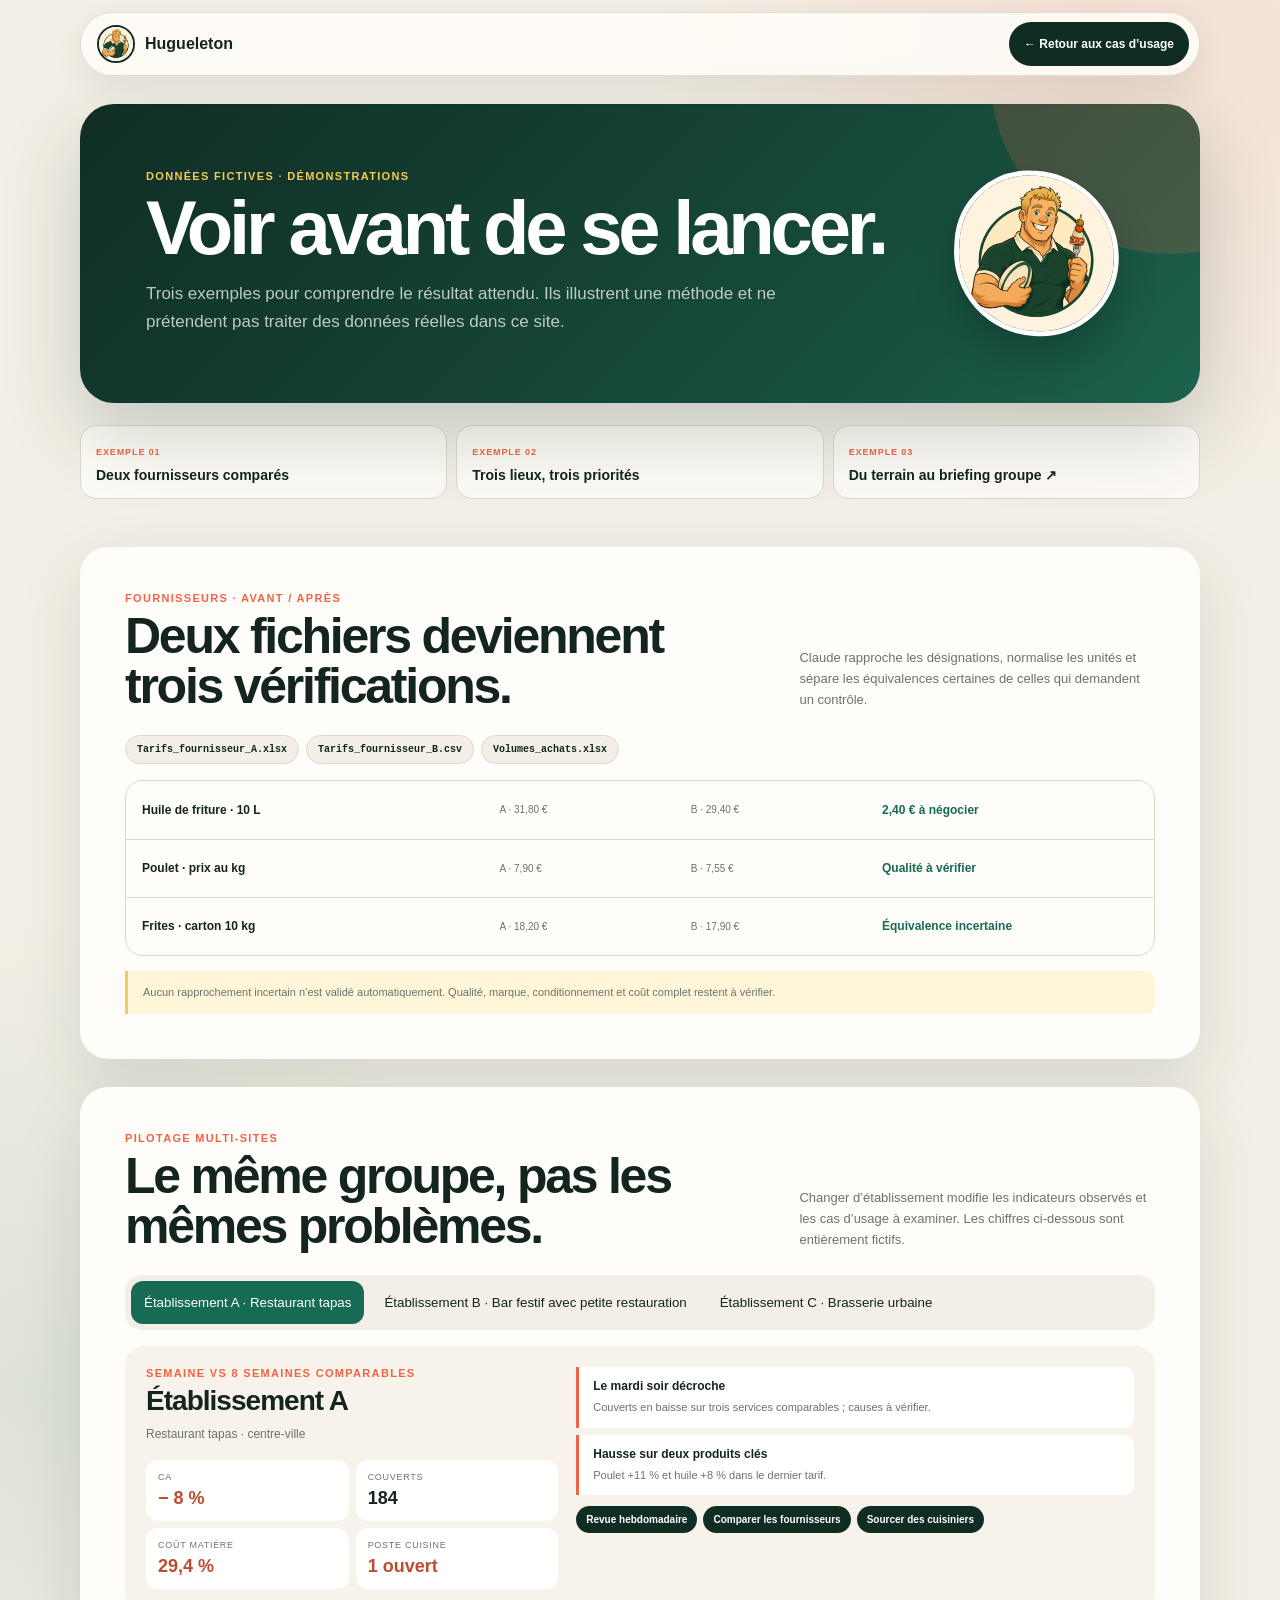
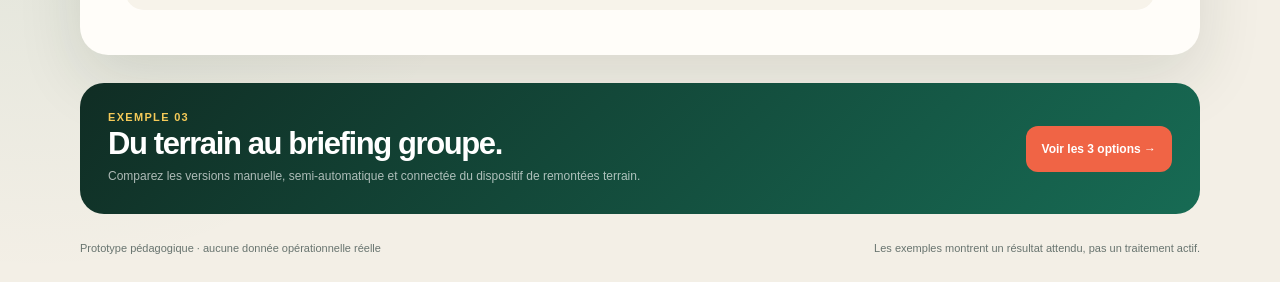
<file: exemples.html>
<!doctype html>
<html lang="fr">
<head>
  <meta charset="utf-8">
  <meta name="viewport" content="width=device-width, initial-scale=1">
  <meta name="description" content="Exemples fictifs montrant comment Claude transforme des données opérationnelles en décisions à vérifier.">
  <title>Hugueleton · Exemples concrets</title>
  <style>
    :root { --ink:#13251e; --muted:#68746f; --paper:#f3efe6; --white:#fffdf9; --green:#176b54; --deep:#102d24; --orange:#f06445; --yellow:#f5ca58; --line:#ddd8cd; --shadow:0 24px 65px rgba(25,46,37,.12); }
    * { box-sizing:border-box; }
    html { scroll-behavior:smooth; }
    body { margin:0; color:var(--ink); background:radial-gradient(circle at 86% 4%,rgba(240,100,69,.13),transparent 28rem),radial-gradient(circle at 3% 74%,rgba(23,107,84,.1),transparent 30rem),var(--paper); font-family:"Avenir Next","Trebuchet MS",sans-serif; }
    a { color:inherit; }
    .shell { width:min(1120px,calc(100% - 32px)); margin:auto; }
    .topbar { position:sticky; top:12px; z-index:5; display:flex; align-items:center; justify-content:space-between; gap:18px; margin-top:12px; padding:9px 10px 9px 16px; border:1px solid rgba(221,216,205,.85); border-radius:999px; background:rgba(255,253,249,.86); backdrop-filter:blur(16px); box-shadow:0 10px 30px rgba(31,49,40,.08); }
    .brand { display:flex; align-items:center; gap:10px; text-decoration:none; font-weight:900; }
    .brand img { width:38px; height:38px; object-fit:cover; border-radius:50%; border:2px solid var(--deep); background:#f6e7bf; }
    .back { min-height:44px; display:inline-flex; align-items:center; padding:10px 15px; border-radius:999px; background:var(--deep); color:white; text-decoration:none; font-size:12px; font-weight:800; }
    .hero { position:relative; overflow:hidden; display:grid; grid-template-columns:minmax(0,1fr) 180px; gap:36px; align-items:center; margin:28px 0 22px; padding:clamp(30px,6vw,66px); border-radius:34px; color:white; background:linear-gradient(135deg,var(--deep),#174c3d 68%,#1b624d); box-shadow:0 30px 80px rgba(16,45,36,.2); }
    .hero::after { content:""; position:absolute; width:360px; height:360px; right:-150px; top:-210px; border-radius:50%; background:var(--orange); opacity:.2; }
    .hero > * { position:relative; z-index:1; }
    .eyebrow { display:block; color:var(--yellow); font-size:11px; font-weight:900; text-transform:uppercase; letter-spacing:.12em; }
    h1 { max-width:760px; margin:10px 0 17px; font-size:clamp(45px,7vw,76px); line-height:.94; letter-spacing:-.055em; }
    .hero p { max-width:700px; margin:0; color:rgba(255,255,255,.72); font-size:17px; line-height:1.65; }
    .hero img { width:165px; aspect-ratio:1; object-fit:cover; border:5px solid white; border-radius:46% 54% 48% 52%; background:#f6e7bf; transform:rotate(3deg); box-shadow:0 20px 40px rgba(0,0,0,.22); }
    .example-nav { display:grid; grid-template-columns:repeat(3,1fr); gap:9px; margin-bottom:48px; }
    .example-nav a { min-height:74px; padding:15px; border:1px solid var(--line); border-radius:16px; background:rgba(255,253,249,.86); text-decoration:none; }
    .example-nav small { color:var(--orange); font-size:9px; font-weight:900; text-transform:uppercase; letter-spacing:.1em; }
    .example-nav b { display:block; margin-top:8px; font-size:14px; }
    .example { margin:0 0 28px; padding:clamp(24px,5vw,45px); border-radius:28px; background:var(--white); box-shadow:var(--shadow); }
    .example-head { display:grid; grid-template-columns:1fr minmax(250px,.55fr); gap:28px; align-items:end; margin-bottom:24px; }
    h2 { margin:7px 0 0; font-size:clamp(32px,5vw,50px); line-height:1; letter-spacing:-.045em; }
    .example-head p { margin:0; color:var(--muted); font-size:13px; line-height:1.6; }
    .files { display:flex; flex-wrap:wrap; gap:7px; margin-bottom:16px; }
    .file { padding:8px 11px; border:1px solid var(--line); border-radius:999px; background:var(--paper); font:600 10px "SFMono-Regular",Consolas,monospace; }
    .supplier-table { overflow:hidden; border:1px solid var(--line); border-radius:17px; }
    .supplier-row { display:grid; grid-template-columns:1.35fr .7fr .7fr 1fr; gap:12px; align-items:center; min-height:58px; padding:13px 16px; border-top:1px solid var(--line); font-size:12px; }
    .supplier-row:first-child { border-top:0; }
    .supplier-row small { color:var(--muted); }
    .supplier-row strong:last-child { color:var(--green); }
    .example-note { margin-top:15px; padding:13px 15px; border-left:3px solid var(--yellow); border-radius:0 11px 11px 0; background:#fff6da; color:var(--muted); font-size:11px; line-height:1.55; }
    .venue-tabs { display:flex; flex-wrap:wrap; gap:7px; margin-bottom:16px; padding:6px; border-radius:17px; background:var(--paper); }
    .venue-tab { min-height:43px; padding:10px 13px; border:0; border-radius:12px; background:transparent; color:var(--ink); cursor:pointer; font:700 11px inherit; }
    .venue-tab.active { background:var(--green); color:white; }
    .venue-detail { display:grid; grid-template-columns:.85fr 1.15fr; gap:18px; padding:21px; border-radius:19px; background:#f7f3ea; }
    .venue-detail h3 { margin:6px 0 8px; font-size:28px; letter-spacing:-.035em; }
    .venue-detail p { margin:0; color:var(--muted); font-size:12px; line-height:1.55; }
    .kpis { display:grid; grid-template-columns:repeat(2,1fr); gap:7px; margin-top:17px; }
    .kpi { padding:12px; border-radius:12px; background:white; }
    .kpi small { display:block; color:var(--muted); font-size:9px; text-transform:uppercase; letter-spacing:.08em; }
    .kpi strong { display:block; margin-top:6px; font-size:18px; }
    .kpi .watch { color:#bd4c32; }
    .kpi .good { color:var(--green); }
    .issues { display:grid; gap:7px; }
    .issue { padding:12px 14px; border-left:3px solid var(--orange); border-radius:0 11px 11px 0; background:white; }
    .issue b { display:block; margin-bottom:4px; font-size:12px; }
    .issue span { color:var(--muted); font-size:11px; line-height:1.45; }
    .recos { display:flex; flex-wrap:wrap; gap:6px; margin-top:11px; }
    .reco { padding:8px 10px; border-radius:999px; background:var(--deep); color:white; font-size:10px; font-weight:800; }
    .terrain { display:flex; align-items:center; justify-content:space-between; gap:26px; padding:28px; border-radius:24px; background:linear-gradient(135deg,var(--deep),var(--green)); color:white; }
    .terrain h2 { margin:5px 0 8px; font-size:31px; }
    .terrain p { max-width:680px; margin:0; color:rgba(255,255,255,.66); font-size:12px; line-height:1.6; }
    .button { min-height:46px; flex:none; display:inline-flex; align-items:center; justify-content:center; padding:12px 16px; border-radius:12px; background:var(--orange); color:white; text-decoration:none; font-size:12px; font-weight:900; }
    footer { display:flex; justify-content:space-between; gap:16px; padding:28px 0; color:var(--muted); font-size:11px; }
    @media(max-width:760px){ .hero{grid-template-columns:1fr 115px}.hero img{width:110px}.example-nav,.example-head,.venue-detail{grid-template-columns:1fr}.supplier-row{grid-template-columns:1.2fr 1fr}.supplier-row strong:last-child{grid-column:1/-1}.terrain{align-items:stretch;flex-direction:column}.button{width:100%} }
    @media(max-width:520px){ .shell{width:calc(100% - 20px)}.topbar{top:7px;margin-top:7px;padding-left:10px}.brand span{display:none}.back{font-size:11px}.hero{grid-template-columns:1fr;margin-top:14px;padding:27px 20px;border-radius:24px}.hero img{width:96px}h1{font-size:45px}.hero p{font-size:15px}.example-nav{grid-template-columns:1fr}.example{padding:22px 16px;border-radius:22px}.supplier-row{grid-template-columns:1fr 1fr;font-size:11px}.supplier-row b{grid-column:1/-1}.venue-tab{width:100%}.terrain{padding:22px 18px}footer{flex-direction:column} }
    @media(prefers-reduced-motion:reduce){*{scroll-behavior:auto!important}}
  </style>
</head>
<body>
  <div class="shell">
    <header class="topbar"><a class="brand" href="./index.html"><img src="./assets/hugo-rugbyman.png" alt=""><span>Hugueleton</span></a><a class="back" href="./index.html">← Retour aux cas d’usage</a></header>
    <main>
      <section class="hero"><div><span class="eyebrow">Données fictives · démonstrations</span><h1>Voir avant de se lancer.</h1><p>Trois exemples pour comprendre le résultat attendu. Ils illustrent une méthode et ne prétendent pas traiter des données réelles dans ce site.</p></div><img src="./assets/hugo-rugbyman.png" alt="Mascotte Hugueleton"></section>
      <nav class="example-nav" aria-label="Choisir un exemple"><a href="#fournisseurs"><small>Exemple 01</small><b>Deux fournisseurs comparés</b></a><a href="#etablissements"><small>Exemple 02</small><b>Trois lieux, trois priorités</b></a><a href="./reception-terrain.html"><small>Exemple 03</small><b>Du terrain au briefing groupe ↗</b></a></nav>

      <section class="example" id="fournisseurs" aria-labelledby="supplier-title">
        <div class="example-head"><div><span class="eyebrow" style="color:var(--orange)">Fournisseurs · avant / après</span><h2 id="supplier-title">Deux fichiers deviennent trois vérifications.</h2></div><p>Claude rapproche les désignations, normalise les unités et sépare les équivalences certaines de celles qui demandent un contrôle.</p></div>
        <div class="files"><span class="file">Tarifs_fournisseur_A.xlsx</span><span class="file">Tarifs_fournisseur_B.csv</span><span class="file">Volumes_achats.xlsx</span></div>
        <div class="supplier-table"><div class="supplier-row"><b>Huile de friture · 10 L</b><small>A · 31,80 €</small><small>B · 29,40 €</small><strong>2,40 € à négocier</strong></div><div class="supplier-row"><b>Poulet · prix au kg</b><small>A · 7,90 €</small><small>B · 7,55 €</small><strong>Qualité à vérifier</strong></div><div class="supplier-row"><b>Frites · carton 10 kg</b><small>A · 18,20 €</small><small>B · 17,90 €</small><strong>Équivalence incertaine</strong></div></div>
        <div class="example-note">Aucun rapprochement incertain n’est validé automatiquement. Qualité, marque, conditionnement et coût complet restent à vérifier.</div>
      </section>

      <section class="example" id="etablissements" aria-labelledby="venue-title">
        <div class="example-head"><div><span class="eyebrow" style="color:var(--orange)">Pilotage multi-sites</span><h2 id="venue-title">Le même groupe, pas les mêmes problèmes.</h2></div><p>Changer d’établissement modifie les indicateurs observés et les cas d’usage à examiner. Les chiffres ci-dessous sont entièrement fictifs.</p></div>
        <div class="venue-tabs" id="venueTabs" aria-label="Choisir un établissement"></div><div class="venue-detail" id="venueDetail" aria-live="polite"></div>
      </section>

      <section class="terrain"><div><span class="eyebrow">Exemple 03</span><h2>Du terrain au briefing groupe.</h2><p>Comparez les versions manuelle, semi-automatique et connectée du dispositif de remontées terrain.</p></div><a class="button" href="./reception-terrain.html">Voir les 3 options →</a></section>
    </main>
    <footer><span>Prototype pédagogique · aucune donnée opérationnelle réelle</span><span>Les exemples montrent un résultat attendu, pas un traitement actif.</span></footer>
  </div>
  <script>
    const venues = [
      {id:"tap",name:"Établissement A",concept:"Restaurant tapas · centre-ville",period:"Semaine vs 8 semaines comparables",kpis:[["CA","− 8 %","watch"],["Couverts","184",""] ,["Coût matière","29,4 %","watch"],["Poste cuisine","1 ouvert","watch"]],issues:[["Le mardi soir décroche","Couverts en baisse sur trois services comparables ; causes à vérifier."],["Hausse sur deux produits clés","Poulet +11 % et huile +8 % dans le dernier tarif."]],recos:["Revue hebdomadaire","Comparer les fournisseurs","Sourcer des cuisiniers"]},
      {id:"bar",name:"Établissement B",concept:"Bar festif avec petite restauration",period:"7 jours vs semaine comparable",kpis:[["CA","+ 12 %","good"],["Couverts","322","good"],["Coût matière","25,8 %","good"],["Incidents","3 ouverts","watch"]],issues:[["Risque de rupture samedi","Deux références paraissent courtes au regard des réservations."],["Ambiance irrégulière après 23 h","Plusieurs retours concernent le volume et les transitions."]],recos:["Alerter sur une rupture","Créer une playlist","Trier les remontées"]},
      {id:"brasserie",name:"Établissement C",concept:"Brasserie urbaine · déjeuner et dîner",period:"Semaine vs objectif et historique",kpis:[["CA","− 3 %","watch"],["Couverts","148",""],["Coût matière","31,2 %","watch"],["Heures","+ 9 %","watch"]],issues:[["Marge sous pression","Trois plats contribuent peu après la hausse des achats."],["Équipe surdimensionnée lundi midi","Les heures progressent malgré une activité stable."]],recos:["Analyser la carte","Analyser le staffing","Actualiser les coûts"]}
    ];
    let activeVenue = "tap";
    const tabs = document.getElementById("venueTabs");
    const detail = document.getElementById("venueDetail");
    function renderVenue(){
      const venue=venues.find(item=>item.id===activeVenue);
      tabs.innerHTML=venues.map(item=>`<button class="venue-tab ${item.id===activeVenue?"active":""}" type="button" data-venue="${item.id}" aria-pressed="${item.id===activeVenue}">${item.name} · ${item.concept.split(" · ")[0]}</button>`).join("");
      detail.innerHTML=`<div><span class="eyebrow" style="color:var(--orange)">${venue.period}</span><h3>${venue.name}</h3><p>${venue.concept}</p><div class="kpis">${venue.kpis.map(k=>`<div class="kpi"><small>${k[0]}</small><strong class="${k[2]}">${k[1]}</strong></div>`).join("")}</div></div><div><div class="issues">${venue.issues.map(i=>`<div class="issue"><b>${i[0]}</b><span>${i[1]}</span></div>`).join("")}</div><div class="recos">${venue.recos.map(r=>`<span class="reco">${r}</span>`).join("")}</div></div>`;
      tabs.querySelectorAll("[data-venue]").forEach(button=>button.addEventListener("click",()=>{activeVenue=button.dataset.venue;renderVenue();}));
    }
    renderVenue();
  </script>
</body>
</html>
</file>
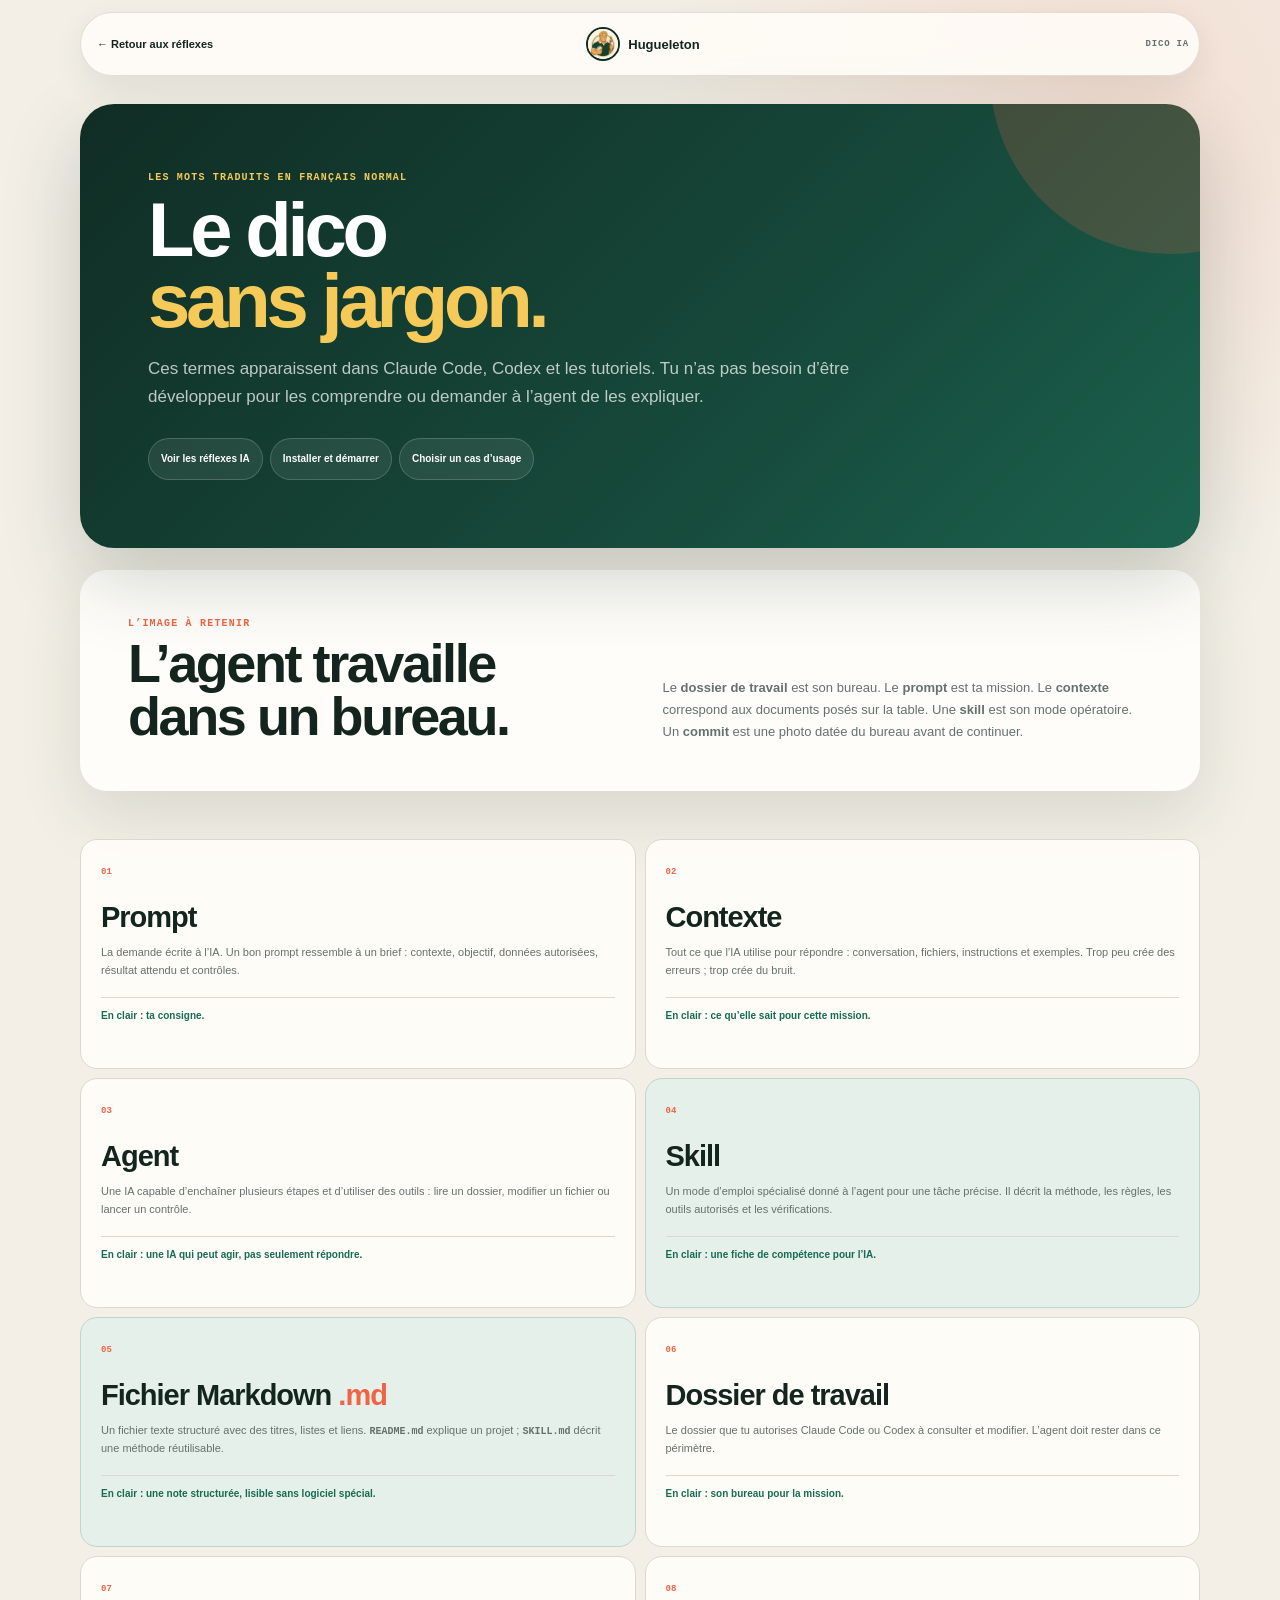
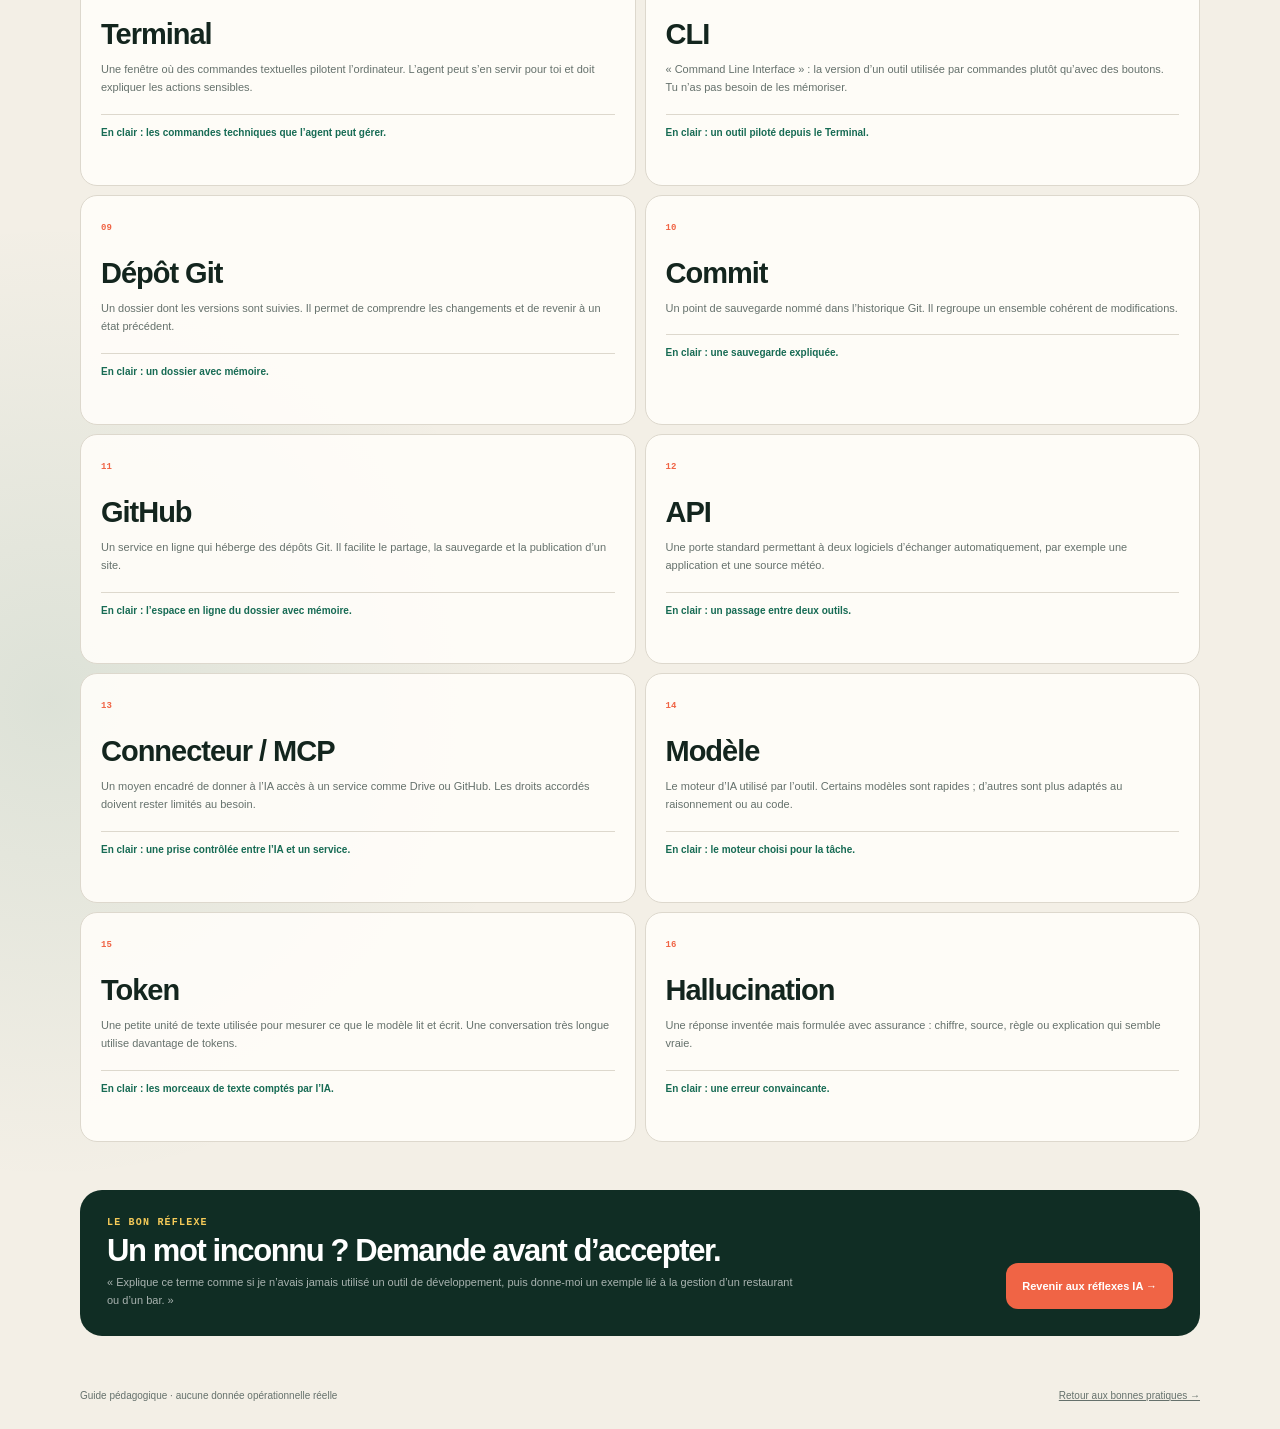
<file: glossaire-ia.html>
<!doctype html>
<html lang="fr">
<head>
  <meta charset="utf-8">
  <meta name="viewport" content="width=device-width, initial-scale=1">
  <meta name="description" content="Le vocabulaire de Claude Code et Codex expliqué sans jargon, avec des exemples liés aux opérations de restaurants.">
  <link rel="icon" type="image/png" href="./assets/hugo-rugbyman.png">
  <meta name="theme-color" content="#102d24">
  <title>Hugueleton · Le dico sans jargon</title>
  <link rel="stylesheet" href="./learning.css">
</head>
<body>
  <div class="shell">
    <header class="page-nav"><a href="./tips-ia.html">← Retour aux réflexes</a><b class="mini-brand"><img src="./assets/hugo-rugbyman.png" alt="">Hugueleton</b><span>Dico IA</span></header>
    <main>
      <section class="page-hero">
        <span class="eyebrow">Les mots traduits en français normal</span>
        <h1>Le dico<br><em>sans jargon.</em></h1>
        <p>Ces termes apparaissent dans Claude Code, Codex et les tutoriels. Tu n’as pas besoin d’être développeur pour les comprendre ou demander à l’agent de les expliquer.</p>
        <nav class="jump-nav" aria-label="Navigation complémentaire"><a href="./tips-ia.html">Voir les réflexes IA</a><a href="./index.html#technical-kit">Installer et démarrer</a><a href="./index.html#catalogue">Choisir un cas d’usage</a></nav>
      </section>

      <section class="analogy"><div><span class="eyebrow">L’image à retenir</span><h2>L’agent travaille dans un bureau.</h2></div><p>Le <b>dossier de travail</b> est son bureau. Le <b>prompt</b> est ta mission. Le <b>contexte</b> correspond aux documents posés sur la table. Une <b>skill</b> est son mode opératoire. Un <b>commit</b> est une photo datée du bureau avant de continuer.</p></section>

      <section class="dictionary" aria-label="Dictionnaire de seize termes liés à l’IA">
        <article><span>01</span><h2>Prompt</h2><p>La demande écrite à l’IA. Un bon prompt ressemble à un brief : contexte, objectif, données autorisées, résultat attendu et contrôles.</p><small>En clair : ta consigne.</small></article>
        <article><span>02</span><h2>Contexte</h2><p>Tout ce que l’IA utilise pour répondre : conversation, fichiers, instructions et exemples. Trop peu crée des erreurs ; trop crée du bruit.</p><small>En clair : ce qu’elle sait pour cette mission.</small></article>
        <article><span>03</span><h2>Agent</h2><p>Une IA capable d’enchaîner plusieurs étapes et d’utiliser des outils : lire un dossier, modifier un fichier ou lancer un contrôle.</p><small>En clair : une IA qui peut agir, pas seulement répondre.</small></article>
        <article class="featured"><span>04</span><h2>Skill</h2><p>Un mode d’emploi spécialisé donné à l’agent pour une tâche précise. Il décrit la méthode, les règles, les outils autorisés et les vérifications.</p><small>En clair : une fiche de compétence pour l’IA.</small></article>
        <article class="featured"><span>05</span><h2>Fichier Markdown <i>.md</i></h2><p>Un fichier texte structuré avec des titres, listes et liens. <code>README.md</code> explique un projet ; <code>SKILL.md</code> décrit une méthode réutilisable.</p><small>En clair : une note structurée, lisible sans logiciel spécial.</small></article>
        <article><span>06</span><h2>Dossier de travail</h2><p>Le dossier que tu autorises Claude Code ou Codex à consulter et modifier. L’agent doit rester dans ce périmètre.</p><small>En clair : son bureau pour la mission.</small></article>
        <article><span>07</span><h2>Terminal</h2><p>Une fenêtre où des commandes textuelles pilotent l’ordinateur. L’agent peut s’en servir pour toi et doit expliquer les actions sensibles.</p><small>En clair : les commandes techniques que l’agent peut gérer.</small></article>
        <article><span>08</span><h2>CLI</h2><p>« Command Line Interface » : la version d’un outil utilisée par commandes plutôt qu’avec des boutons. Tu n’as pas besoin de les mémoriser.</p><small>En clair : un outil piloté depuis le Terminal.</small></article>
        <article><span>09</span><h2>Dépôt Git</h2><p>Un dossier dont les versions sont suivies. Il permet de comprendre les changements et de revenir à un état précédent.</p><small>En clair : un dossier avec mémoire.</small></article>
        <article><span>10</span><h2>Commit</h2><p>Un point de sauvegarde nommé dans l’historique Git. Il regroupe un ensemble cohérent de modifications.</p><small>En clair : une sauvegarde expliquée.</small></article>
        <article><span>11</span><h2>GitHub</h2><p>Un service en ligne qui héberge des dépôts Git. Il facilite le partage, la sauvegarde et la publication d’un site.</p><small>En clair : l’espace en ligne du dossier avec mémoire.</small></article>
        <article><span>12</span><h2>API</h2><p>Une porte standard permettant à deux logiciels d’échanger automatiquement, par exemple une application et une source météo.</p><small>En clair : un passage entre deux outils.</small></article>
        <article><span>13</span><h2>Connecteur / MCP</h2><p>Un moyen encadré de donner à l’IA accès à un service comme Drive ou GitHub. Les droits accordés doivent rester limités au besoin.</p><small>En clair : une prise contrôlée entre l’IA et un service.</small></article>
        <article><span>14</span><h2>Modèle</h2><p>Le moteur d’IA utilisé par l’outil. Certains modèles sont rapides ; d’autres sont plus adaptés au raisonnement ou au code.</p><small>En clair : le moteur choisi pour la tâche.</small></article>
        <article><span>15</span><h2>Token</h2><p>Une petite unité de texte utilisée pour mesurer ce que le modèle lit et écrit. Une conversation très longue utilise davantage de tokens.</p><small>En clair : les morceaux de texte comptés par l’IA.</small></article>
        <article><span>16</span><h2>Hallucination</h2><p>Une réponse inventée mais formulée avec assurance : chiffre, source, règle ou explication qui semble vraie.</p><small>En clair : une erreur convaincante.</small></article>
      </section>

      <section class="closing"><div><span class="eyebrow">Le bon réflexe</span><h2>Un mot inconnu ? Demande avant d’accepter.</h2><p>« Explique ce terme comme si je n’avais jamais utilisé un outil de développement, puis donne-moi un exemple lié à la gestion d’un restaurant ou d’un bar. »</p></div><a class="button" href="./tips-ia.html">Revenir aux réflexes IA →</a></section>
    </main>
    <footer><span>Guide pédagogique · aucune donnée opérationnelle réelle</span><a href="./index.html#technical-kit">Retour aux bonnes pratiques →</a></footer>
  </div>
  <button class="back-to-top" id="backToTop" type="button" aria-label="Retourner en haut de la page">↑ Haut de page</button>
  <script>
    const backToTop = document.getElementById("backToTop");
    window.addEventListener("scroll", () => backToTop.classList.toggle("visible", window.scrollY > 650), {passive:true});
    backToTop.addEventListener("click", () => window.scrollTo({top:0, behavior:window.matchMedia("(prefers-reduced-motion: reduce)").matches ? "auto" : "smooth"}));
  </script>
</body>
</html>
</file>
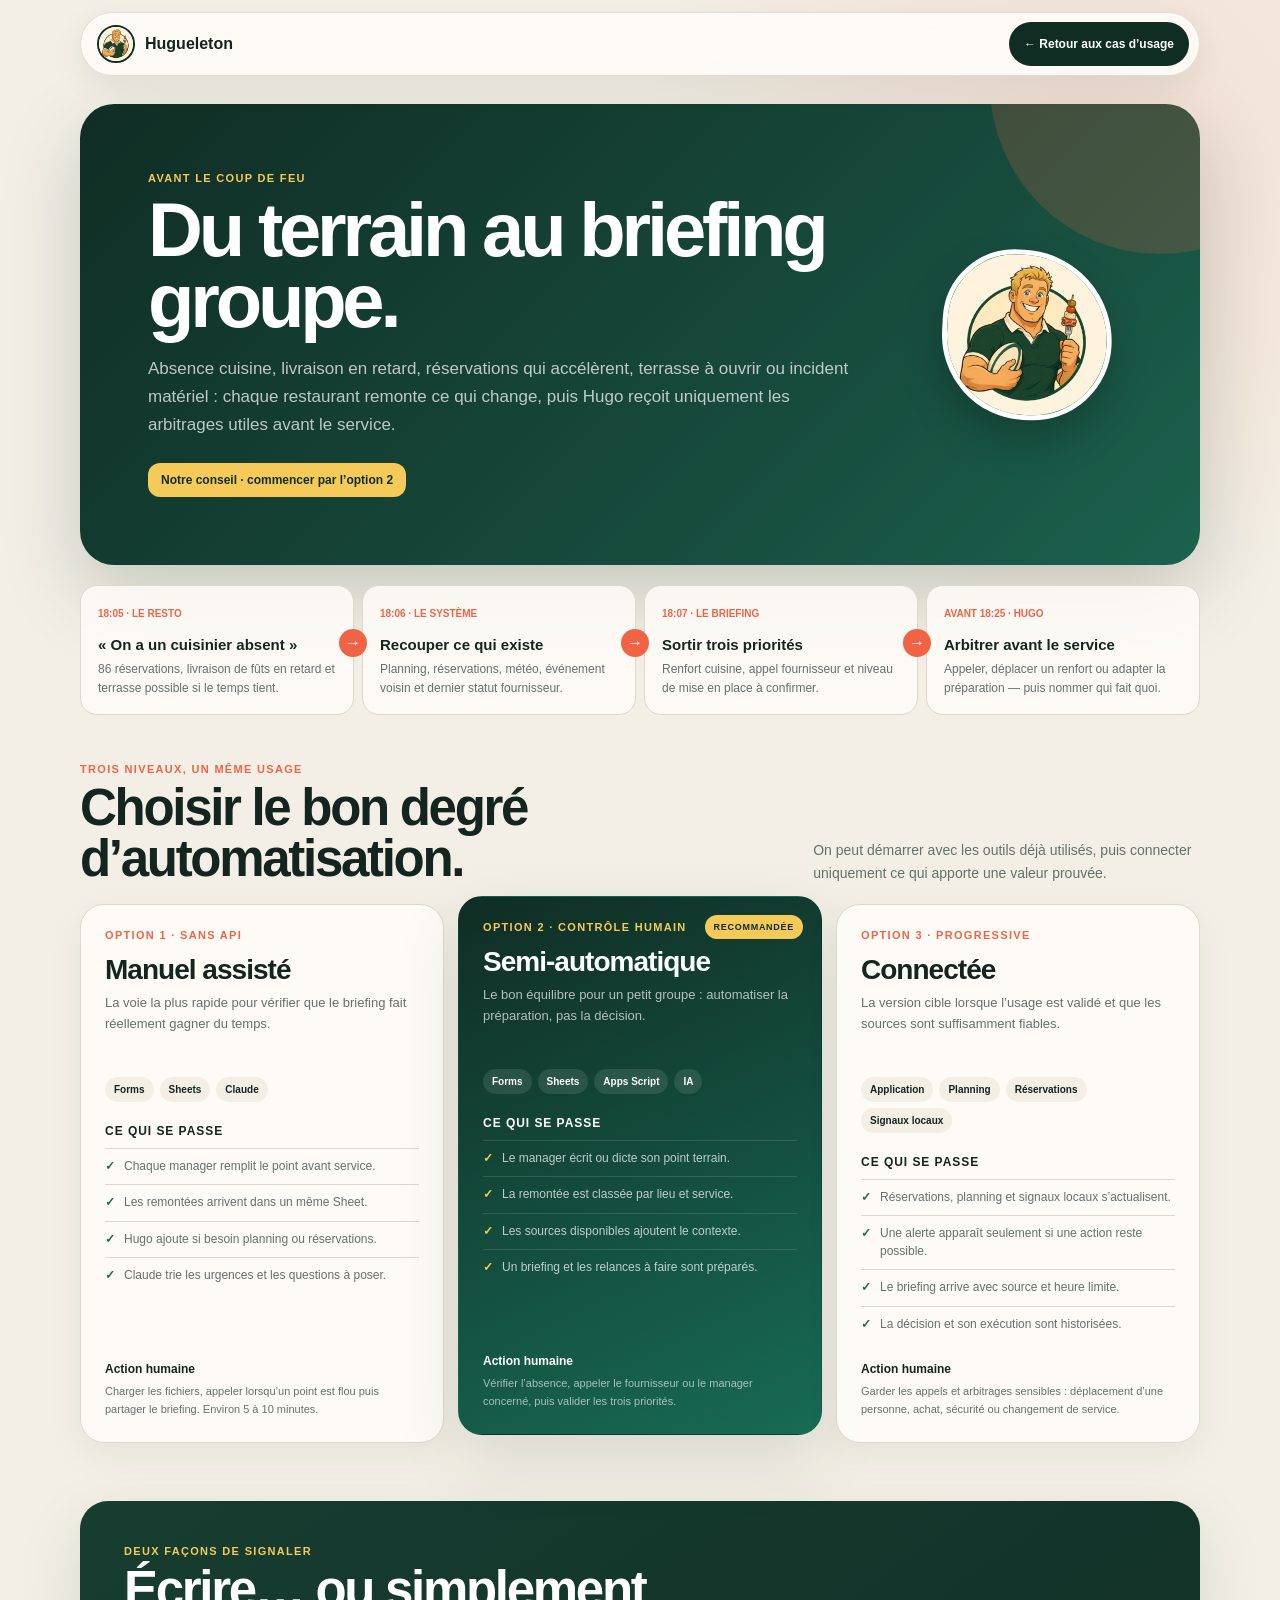
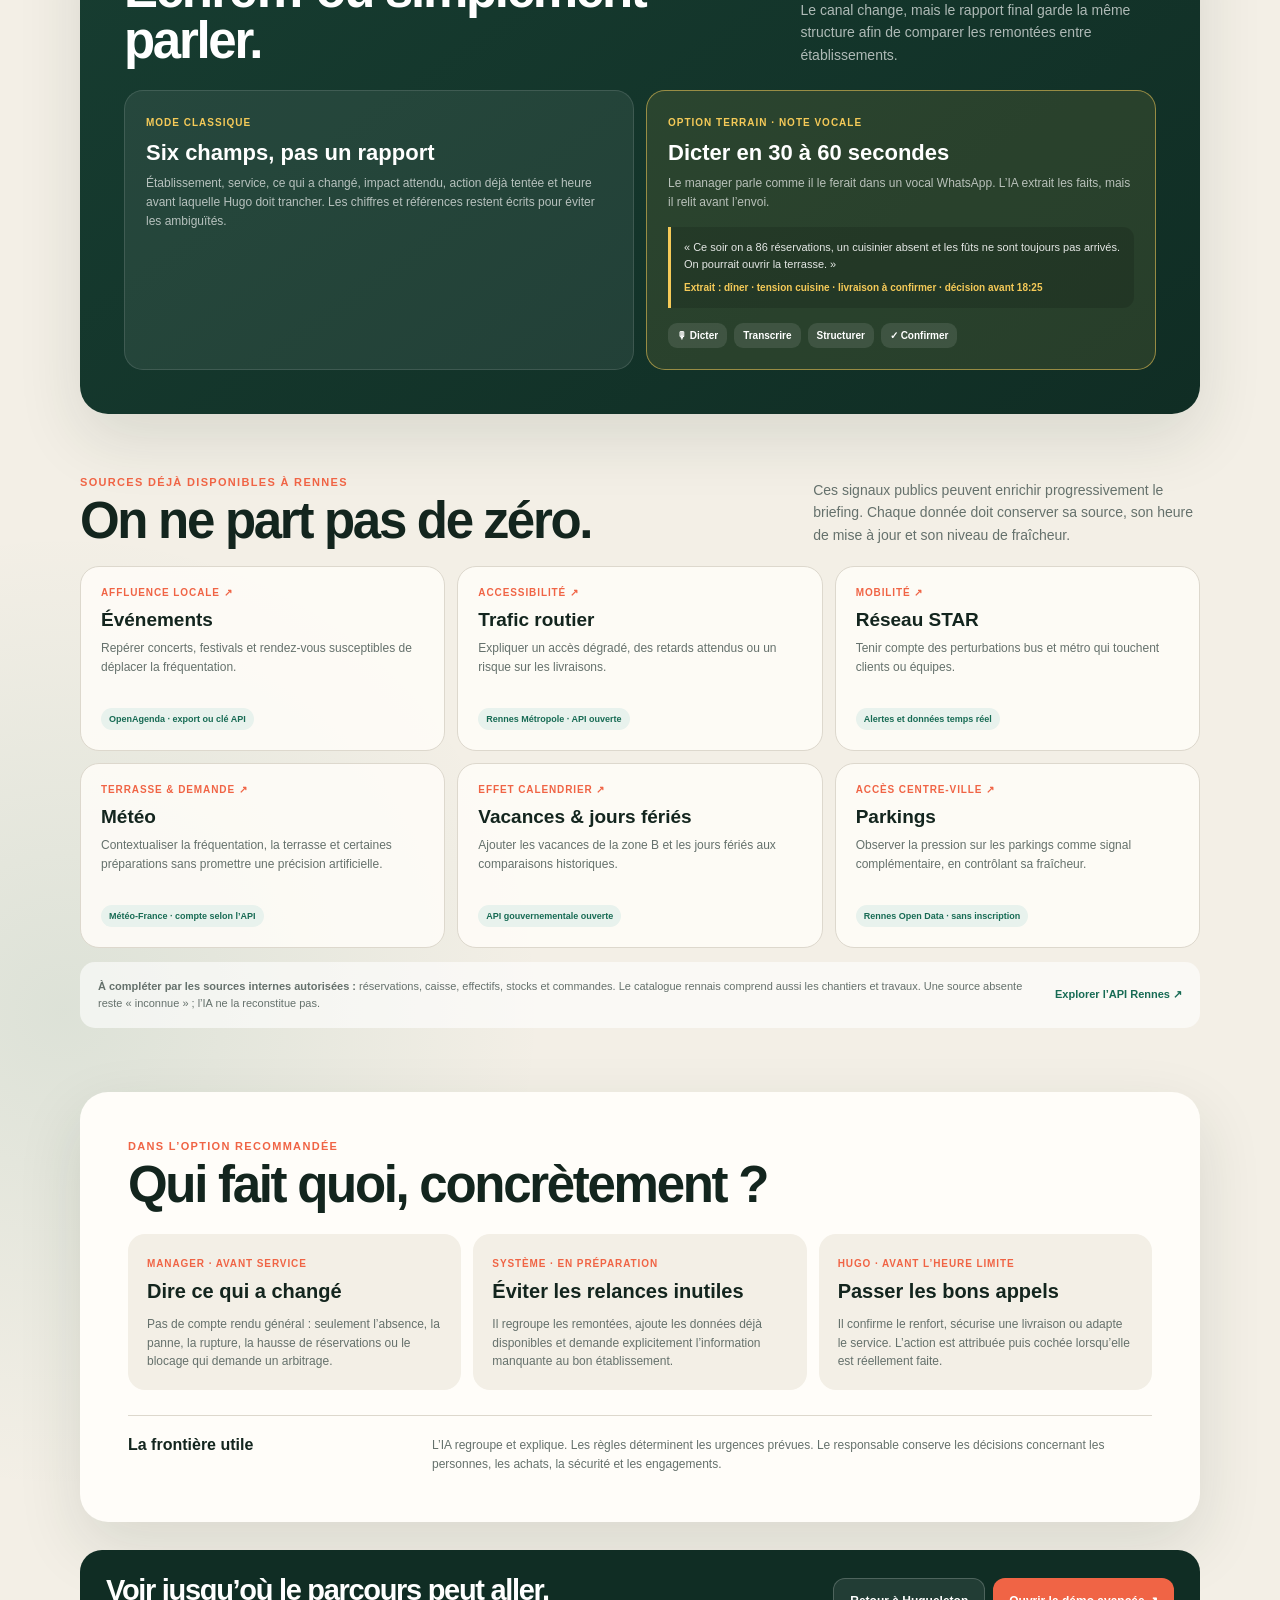
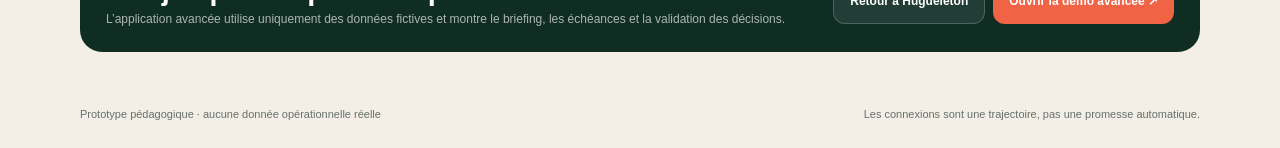
<file: reception-terrain.html>
<!doctype html>
<html lang="fr">
<head>
  <meta charset="utf-8">
  <meta name="viewport" content="width=device-width, initial-scale=1">
  <meta name="description" content="Trois façons réalistes de transformer les remontées des restaurants en briefing opérationnel.">
  <title>Hugueleton · Du terrain au briefing groupe</title>
  <style>
    :root {
      --ink: #13251e;
      --muted: #65716c;
      --paper: #f3efe6;
      --white: #fffdf9;
      --green: #176b54;
      --deep: #102d24;
      --orange: #f06445;
      --yellow: #f5ca58;
      --line: #ddd8cd;
      --shadow: 0 24px 65px rgba(25, 46, 37, .12);
    }
    * { box-sizing: border-box; }
    html { scroll-behavior: smooth; }
    body { margin: 0; color: var(--ink); background: radial-gradient(circle at 85% 5%, rgba(240,100,69,.13), transparent 28rem), radial-gradient(circle at 5% 78%, rgba(23,107,84,.1), transparent 30rem), var(--paper); font-family: "Avenir Next", "Trebuchet MS", sans-serif; }
    a { color: inherit; }
    .shell { width: min(1120px, calc(100% - 32px)); margin: 0 auto; }
    .topbar { position: sticky; top: 12px; z-index: 5; display: flex; align-items: center; justify-content: space-between; gap: 18px; margin-top: 12px; padding: 9px 10px 9px 16px; border: 1px solid rgba(221,216,205,.85); border-radius: 999px; background: rgba(255,253,249,.85); backdrop-filter: blur(16px); box-shadow: 0 10px 30px rgba(31,49,40,.08); }
    .brand { display: flex; align-items: center; gap: 10px; text-decoration: none; font-weight: 900; }
    .brand img { width: 38px; height: 38px; object-fit: cover; border-radius: 50%; border: 2px solid var(--deep); background: #f6e7bf; }
    .back { min-height: 44px; display: inline-flex; align-items: center; padding: 10px 15px; border-radius: 999px; background: var(--deep); color: white; text-decoration: none; font-size: 12px; font-weight: 800; }
    .hero { position: relative; overflow: hidden; margin: 28px 0 20px; padding: clamp(30px,6vw,68px); border-radius: 34px; color: white; background: linear-gradient(135deg, var(--deep), #174c3d 65%, #1b624d); box-shadow: 0 30px 80px rgba(16,45,36,.2); }
    .hero::after { content: ""; position: absolute; width: 340px; height: 340px; right: -130px; top: -190px; border-radius: 50%; background: var(--orange); opacity: .2; }
    .hero-grid { position: relative; z-index: 1; display: grid; grid-template-columns: minmax(0,1fr) 190px; gap: 36px; align-items: center; }
    .eyebrow { display: block; color: var(--yellow); font-size: 11px; font-weight: 900; text-transform: uppercase; letter-spacing: .12em; }
    h1 { max-width: 790px; margin: 10px 0 18px; font-size: clamp(42px,7vw,76px); line-height: .94; letter-spacing: -.055em; }
    .hero p { max-width: 720px; margin: 0; color: rgba(255,255,255,.72); font-size: 17px; line-height: 1.65; }
    .hero img { width: 170px; aspect-ratio: 1; object-fit: cover; border: 5px solid white; border-radius: 44% 56% 48% 52%; background: #f6e7bf; transform: rotate(3deg); box-shadow: 0 20px 40px rgba(0,0,0,.22); }
    .recommendation { position: relative; z-index: 1; width: max-content; max-width: 100%; margin-top: 24px; padding: 10px 13px; border-radius: 12px; background: var(--yellow); color: var(--deep); font-size: 12px; font-weight: 900; }
    .flow { display: grid; grid-template-columns: repeat(4,1fr); gap: 8px; margin: 20px 0 48px; }
    .flow article { position: relative; min-height: 118px; padding: 17px; border-radius: 17px; border: 1px solid var(--line); background: rgba(255,253,249,.84); }
    .flow article:not(:last-child)::after { content: "→"; position: absolute; z-index: 1; right: -14px; top: 43px; width: 28px; height: 28px; display: grid; place-items: center; border-radius: 50%; background: var(--orange); color: white; font-weight: 900; }
    .flow small { color: var(--orange); font-size: 10px; font-weight: 900; }
    .flow b { display: block; margin: 15px 0 6px; font-size: 15px; }
    .flow span { color: var(--muted); font-size: 12px; line-height: 1.5; }
    .section-head { display: grid; grid-template-columns: 1fr minmax(260px,.55fr); gap: 30px; align-items: end; margin-bottom: 20px; }
    h2 { margin: 7px 0 0; font-size: clamp(32px,5vw,51px); line-height: 1; letter-spacing: -.045em; }
    .section-head p { margin: 0; color: var(--muted); font-size: 14px; line-height: 1.6; }
    .options { display: grid; grid-template-columns: repeat(3,1fr); gap: 14px; }
    .option { position: relative; display: flex; flex-direction: column; min-height: 470px; padding: 24px; border: 1px solid var(--line); border-radius: 24px; background: rgba(255,253,249,.9); box-shadow: 0 12px 36px rgba(31,49,40,.06); }
    .option.recommended { color: white; border-color: transparent; background: linear-gradient(155deg, var(--deep), #176b54); box-shadow: var(--shadow); transform: translateY(-8px); }
    .option-number { color: var(--orange); font-size: 11px; font-weight: 900; letter-spacing: .12em; text-transform: uppercase; }
    .recommended .option-number { color: var(--yellow); }
    .option h3 { margin: 15px 0 9px; font-size: 28px; line-height: 1; letter-spacing: -.035em; }
    .option > p { min-height: 64px; margin: 0 0 20px; color: var(--muted); font-size: 13px; line-height: 1.6; }
    .recommended > p { color: rgba(255,255,255,.68); }
    .pills { display: flex; flex-wrap: wrap; gap: 6px; margin-bottom: 22px; }
    .pill { padding: 7px 9px; border-radius: 999px; background: var(--paper); color: var(--ink); font-size: 10px; font-weight: 800; }
    .recommended .pill { background: rgba(255,255,255,.1); color: white; }
    .option h4 { margin: 0 0 10px; font-size: 12px; text-transform: uppercase; letter-spacing: .08em; }
    .option ul { margin: 0; padding: 0; list-style: none; }
    .option li { position: relative; padding: 9px 0 9px 19px; border-top: 1px solid var(--line); color: var(--muted); font-size: 12px; line-height: 1.45; }
    .option li::before { content: "✓"; position: absolute; left: 0; color: var(--green); font-weight: 900; }
    .recommended li { color: rgba(255,255,255,.72); border-color: rgba(255,255,255,.12); }
    .recommended li::before { color: var(--yellow); }
    .human { margin-top: auto; padding-top: 20px; }
    .human strong { display: block; margin-bottom: 5px; font-size: 12px; }
    .human span { color: var(--muted); font-size: 11px; line-height: 1.5; }
    .recommended .human span { color: rgba(255,255,255,.62); }
    .recommended-badge { position: absolute; right: 18px; top: 18px; padding: 7px 9px; border-radius: 999px; background: var(--yellow); color: var(--deep); font-size: 9px; font-weight: 900; text-transform: uppercase; letter-spacing: .08em; }
    .input-modes { margin: 58px 0 28px; padding: clamp(24px,5vw,44px); border-radius: 28px; color: white; background: linear-gradient(145deg, #173d31, var(--deep)); box-shadow: var(--shadow); }
    .input-modes .section-head { margin-bottom: 24px; }
    .input-modes .section-head p { color: rgba(255,255,255,.66); }
    .input-grid { display: grid; grid-template-columns: repeat(2,1fr); gap: 12px; }
    .input-card { padding: 21px; border: 1px solid rgba(255,255,255,.12); border-radius: 19px; background: rgba(255,255,255,.07); }
    .input-card.featured { border-color: rgba(245,202,88,.55); background: rgba(245,202,88,.1); }
    .input-card small { color: var(--yellow); font-size: 10px; font-weight: 900; text-transform: uppercase; letter-spacing: .1em; }
    .input-card h3 { margin: 10px 0 8px; font-size: 22px; }
    .input-card p { margin: 0; color: rgba(255,255,255,.67); font-size: 12px; line-height: 1.6; }
    .voice-example { margin: 15px 0 0; padding: 12px 13px; border-left: 3px solid var(--yellow); border-radius: 0 11px 11px 0; background: rgba(0,0,0,.13); color: rgba(255,255,255,.88); font-size: 11px; line-height: 1.55; }
    .voice-example strong { display: block; margin-top: 7px; color: var(--yellow); font-size: 10px; }
    .voice-flow { display: flex; flex-wrap: wrap; gap: 7px; margin-top: 15px; }
    .voice-flow span { padding: 7px 9px; border-radius: 9px; background: rgba(255,255,255,.1); font-size: 10px; font-weight: 800; }
    .local-sources { margin: 62px 0 28px; }
    .source-grid { display: grid; grid-template-columns: repeat(3,1fr); gap: 12px; }
    .source-card { display: flex; flex-direction: column; min-height: 185px; padding: 20px; border: 1px solid var(--line); border-radius: 19px; background: rgba(255,253,249,.86); text-decoration: none; transition: transform .18s ease, box-shadow .18s ease; }
    .source-card:hover { transform: translateY(-3px); box-shadow: 0 16px 34px rgba(31,49,40,.09); }
    .source-card small { color: var(--orange); font-size: 10px; font-weight: 900; text-transform: uppercase; letter-spacing: .09em; }
    .source-card h3 { margin: 11px 0 8px; font-size: 19px; }
    .source-card p { margin: 0 0 16px; color: var(--muted); font-size: 12px; line-height: 1.55; }
    .access-badge { width: max-content; margin-top: auto; padding: 6px 8px; border-radius: 999px; background: #e8f2ed; color: var(--green); font-size: 9px; font-weight: 900; }
    .source-note { display: flex; justify-content: space-between; align-items: center; gap: 24px; margin-top: 14px; padding: 16px 18px; border-radius: 15px; background: rgba(255,255,255,.62); color: var(--muted); font-size: 11px; line-height: 1.55; }
    .source-note a { flex: 0 0 auto; color: var(--green); font-weight: 900; text-decoration: none; }
    .roles { margin: 64px 0 28px; padding: clamp(26px,5vw,48px); border-radius: 28px; background: var(--white); box-shadow: var(--shadow); }
    .roles-grid { display: grid; grid-template-columns: repeat(3,1fr); gap: 12px; margin-top: 24px; }
    .role { padding: 19px; border-radius: 17px; background: var(--paper); }
    .role small { color: var(--orange); font-size: 10px; font-weight: 900; text-transform: uppercase; letter-spacing: .09em; }
    .role h3 { margin: 9px 0 12px; font-size: 20px; }
    .role p { margin: 0; color: var(--muted); font-size: 12px; line-height: 1.55; }
    .boundaries { display: flex; justify-content: space-between; gap: 30px; margin-top: 25px; padding-top: 20px; border-top: 1px solid var(--line); }
    .boundaries p { max-width: 720px; margin: 0; color: var(--muted); font-size: 12px; line-height: 1.6; }
    .cta { display: flex; align-items: center; justify-content: space-between; gap: 24px; margin: 28px 0 56px; padding: 26px; border-radius: 22px; background: var(--deep); color: white; }
    .cta h2 { margin: 0; font-size: 29px; }
    .cta p { margin: 7px 0 0; color: rgba(255,255,255,.65); font-size: 12px; }
    .cta-actions { display: flex; flex-wrap: wrap; gap: 8px; justify-content: flex-end; }
    .button { min-height: 46px; display: inline-flex; align-items: center; justify-content: center; padding: 12px 16px; border-radius: 12px; text-decoration: none; font-size: 12px; font-weight: 900; }
    .button.primary { background: var(--orange); color: white; }
    .button.secondary { border: 1px solid rgba(255,255,255,.2); background: rgba(255,255,255,.08); color: white; }
    footer { display: flex; justify-content: space-between; gap: 16px; padding: 0 0 28px; color: var(--muted); font-size: 11px; }
    @media (max-width: 850px) {
      .hero-grid { grid-template-columns: 1fr 130px; }
      .hero img { width: 125px; }
      .flow { grid-template-columns: repeat(2,1fr); }
      .flow article:nth-child(2)::after { display: none; }
      .options { grid-template-columns: 1fr; }
      .option { min-height: 0; }
      .option.recommended { transform: none; }
      .section-head, .roles-grid { grid-template-columns: 1fr; }
      .source-grid { grid-template-columns: repeat(2,1fr); }
    }
    @media (max-width: 560px) {
      .shell { width: min(100% - 20px, 1120px); }
      .topbar { top: 7px; margin-top: 7px; padding-left: 10px; }
      .brand span { display: none; }
      .back { font-size: 11px; }
      .hero { margin-top: 14px; padding: 27px 20px; border-radius: 24px; }
      .hero-grid { grid-template-columns: 1fr; gap: 22px; }
      .hero img { width: 102px; }
      h1 { font-size: 43px; }
      .hero p { font-size: 15px; line-height: 1.55; }
      .flow { grid-template-columns: 1fr; }
      .flow article { min-height: 0; }
      .flow article::after { display: none !important; }
      .section-head { display: block; }
      .section-head p { margin-top: 12px; }
      .option { padding: 20px; border-radius: 20px; }
      .option > p { min-height: 0; }
      .input-modes { margin-top: 40px; padding: 22px 16px; border-radius: 22px; }
      .input-grid, .source-grid { grid-template-columns: 1fr; }
      .source-card { min-height: 0; }
      .source-note { align-items: flex-start; flex-direction: column; }
      .roles { margin-top: 42px; padding: 22px 16px; border-radius: 22px; }
      .boundaries, .cta, footer { flex-direction: column; align-items: stretch; }
      .cta-actions { justify-content: stretch; }
      .button { width: 100%; }
    }
    @media (prefers-reduced-motion: reduce) { * { scroll-behavior: auto !important; } }
  </style>
</head>
<body>
  <div class="shell">
    <header class="topbar">
      <a class="brand" href="./index.html#tools"><img src="./assets/hugo-rugbyman.png" alt=""><span>Hugueleton</span></a>
      <a class="back" href="./index.html#tools">← Retour aux cas d’usage</a>
    </header>

    <main>
      <section class="hero">
        <div class="hero-grid">
          <div><span class="eyebrow">Avant le coup de feu</span><h1>Du terrain au briefing groupe.</h1><p>Absence cuisine, livraison en retard, réservations qui accélèrent, terrasse à ouvrir ou incident matériel : chaque restaurant remonte ce qui change, puis Hugo reçoit uniquement les arbitrages utiles avant le service.</p><div class="recommendation">Notre conseil · commencer par l’option 2</div></div>
          <img src="./assets/hugo-rugbyman.png" alt="Mascotte Hugueleton">
        </div>
      </section>

      <section class="flow" aria-label="Exemple fictif avant un service du vendredi soir">
        <article><small>18:05 · LE RESTO</small><b>« On a un cuisinier absent »</b><span>86 réservations, livraison de fûts en retard et terrasse possible si le temps tient.</span></article>
        <article><small>18:06 · LE SYSTÈME</small><b>Recouper ce qui existe</b><span>Planning, réservations, météo, événement voisin et dernier statut fournisseur.</span></article>
        <article><small>18:07 · LE BRIEFING</small><b>Sortir trois priorités</b><span>Renfort cuisine, appel fournisseur et niveau de mise en place à confirmer.</span></article>
        <article><small>AVANT 18:25 · HUGO</small><b>Arbitrer avant le service</b><span>Appeler, déplacer un renfort ou adapter la préparation — puis nommer qui fait quoi.</span></article>
      </section>

      <section aria-labelledby="options-title">
        <div class="section-head"><div><span class="eyebrow" style="color:var(--orange)">Trois niveaux, un même usage</span><h2 id="options-title">Choisir le bon degré d’automatisation.</h2></div><p>On peut démarrer avec les outils déjà utilisés, puis connecter uniquement ce qui apporte une valeur prouvée.</p></div>
        <div class="options">
          <article class="option">
            <span class="option-number">Option 1 · Sans API</span><h3>Manuel assisté</h3><p>La voie la plus rapide pour vérifier que le briefing fait réellement gagner du temps.</p>
            <div class="pills"><span class="pill">Forms</span><span class="pill">Sheets</span><span class="pill">Claude</span></div>
            <h4>Ce qui se passe</h4><ul><li>Chaque manager remplit le point avant service.</li><li>Les remontées arrivent dans un même Sheet.</li><li>Hugo ajoute si besoin planning ou réservations.</li><li>Claude trie les urgences et les questions à poser.</li></ul>
            <div class="human"><strong>Action humaine</strong><span>Charger les fichiers, appeler lorsqu’un point est flou puis partager le briefing. Environ 5 à 10 minutes.</span></div>
          </article>

          <article class="option recommended">
            <span class="recommended-badge">Recommandée</span><span class="option-number">Option 2 · Contrôle humain</span><h3>Semi-automatique</h3><p>Le bon équilibre pour un petit groupe : automatiser la préparation, pas la décision.</p>
            <div class="pills"><span class="pill">Forms</span><span class="pill">Sheets</span><span class="pill">Apps Script</span><span class="pill">IA</span></div>
            <h4>Ce qui se passe</h4><ul><li>Le manager écrit ou dicte son point terrain.</li><li>La remontée est classée par lieu et service.</li><li>Les sources disponibles ajoutent le contexte.</li><li>Un briefing et les relances à faire sont préparés.</li></ul>
            <div class="human"><strong>Action humaine</strong><span>Vérifier l’absence, appeler le fournisseur ou le manager concerné, puis valider les trois priorités.</span></div>
          </article>

          <article class="option">
            <span class="option-number">Option 3 · Progressive</span><h3>Connectée</h3><p>La version cible lorsque l’usage est validé et que les sources sont suffisamment fiables.</p>
            <div class="pills"><span class="pill">Application</span><span class="pill">Planning</span><span class="pill">Réservations</span><span class="pill">Signaux locaux</span></div>
            <h4>Ce qui se passe</h4><ul><li>Réservations, planning et signaux locaux s’actualisent.</li><li>Une alerte apparaît seulement si une action reste possible.</li><li>Le briefing arrive avec source et heure limite.</li><li>La décision et son exécution sont historisées.</li></ul>
            <div class="human"><strong>Action humaine</strong><span>Garder les appels et arbitrages sensibles : déplacement d’une personne, achat, sécurité ou changement de service.</span></div>
          </article>
        </div>
      </section>

      <section class="input-modes" aria-labelledby="input-title">
        <div class="section-head"><div><span class="eyebrow">Deux façons de signaler</span><h2 id="input-title">Écrire… ou simplement parler.</h2></div><p>Le canal change, mais le rapport final garde la même structure afin de comparer les remontées entre établissements.</p></div>
        <div class="input-grid">
          <article class="input-card"><small>Mode classique</small><h3>Six champs, pas un rapport</h3><p>Établissement, service, ce qui a changé, impact attendu, action déjà tentée et heure avant laquelle Hugo doit trancher. Les chiffres et références restent écrits pour éviter les ambiguïtés.</p></article>
          <article class="input-card featured"><small>Option terrain · note vocale</small><h3>Dicter en 30 à 60 secondes</h3><p>Le manager parle comme il le ferait dans un vocal WhatsApp. L’IA extrait les faits, mais il relit avant l’envoi.</p><div class="voice-example">« Ce soir on a 86 réservations, un cuisinier absent et les fûts ne sont toujours pas arrivés. On pourrait ouvrir la terrasse. »<strong>Extrait : dîner · tension cuisine · livraison à confirmer · décision avant 18:25</strong></div><div class="voice-flow"><span>🎙 Dicter</span><span>Transcrire</span><span>Structurer</span><span>✓ Confirmer</span></div></article>
        </div>
      </section>

      <section class="local-sources" aria-labelledby="sources-title">
        <div class="section-head"><div><span class="eyebrow" style="color:var(--orange)">Sources déjà disponibles à Rennes</span><h2 id="sources-title">On ne part pas de zéro.</h2></div><p>Ces signaux publics peuvent enrichir progressivement le briefing. Chaque donnée doit conserver sa source, son heure de mise à jour et son niveau de fraîcheur.</p></div>
        <div class="source-grid">
          <a class="source-card" href="https://openagenda.com/fr/rennes-metropole" target="_blank" rel="noreferrer"><small>Affluence locale ↗</small><h3>Événements</h3><p>Repérer concerts, festivals et rendez-vous susceptibles de déplacer la fréquentation.</p><span class="access-badge">OpenAgenda · export ou clé API</span></a>
          <a class="source-card" href="https://data.rennesmetropole.fr/explore/dataset/etat-du-trafic-en-temps-reel/api/" target="_blank" rel="noreferrer"><small>Accessibilité ↗</small><h3>Trafic routier</h3><p>Expliquer un accès dégradé, des retards attendus ou un risque sur les livraisons.</p><span class="access-badge">Rennes Métropole · API ouverte</span></a>
          <a class="source-card" href="https://data.rennesmetropole.fr/explore/dataset/alertes-trafic-en-temps-reel-sur-les-lignes-du-reseau-star/table/" target="_blank" rel="noreferrer"><small>Mobilité ↗</small><h3>Réseau STAR</h3><p>Tenir compte des perturbations bus et métro qui touchent clients ou équipes.</p><span class="access-badge">Alertes et données temps réel</span></a>
          <a class="source-card" href="https://www.data.gouv.fr/organizations/meteo-france/dataservices" target="_blank" rel="noreferrer"><small>Terrasse &amp; demande ↗</small><h3>Météo</h3><p>Contextualiser la fréquentation, la terrasse et certaines préparations sans promettre une précision artificielle.</p><span class="access-badge">Météo-France · compte selon l’API</span></a>
          <a class="source-card" href="https://www.data.gouv.fr/dataservices/api-calendrier-scolaire" target="_blank" rel="noreferrer"><small>Effet calendrier ↗</small><h3>Vacances &amp; jours fériés</h3><p>Ajouter les vacances de la zone B et les jours fériés aux comparaisons historiques.</p><span class="access-badge">API gouvernementale ouverte</span></a>
          <a class="source-card" href="https://data.rennesmetropole.fr/explore/dataset/api-parkings-rennes-metropole/" target="_blank" rel="noreferrer"><small>Accès centre-ville ↗</small><h3>Parkings</h3><p>Observer la pression sur les parkings comme signal complémentaire, en contrôlant sa fraîcheur.</p><span class="access-badge">Rennes Open Data · sans inscription</span></a>
        </div>
        <div class="source-note"><span><strong>À compléter par les sources internes autorisées :</strong> réservations, caisse, effectifs, stocks et commandes. Le catalogue rennais comprend aussi les chantiers et travaux. Une source absente reste « inconnue » ; l’IA ne la reconstitue pas.</span><a href="https://data.rennesmetropole.fr/api/explore/v2.1/" target="_blank" rel="noreferrer">Explorer l’API Rennes ↗</a></div>
      </section>

      <section class="roles" aria-labelledby="roles-title">
        <span class="eyebrow" style="color:var(--orange)">Dans l’option recommandée</span><h2 id="roles-title">Qui fait quoi, concrètement&nbsp;?</h2>
        <div class="roles-grid">
          <article class="role"><small>Manager · avant service</small><h3>Dire ce qui a changé</h3><p>Pas de compte rendu général : seulement l’absence, la panne, la rupture, la hausse de réservations ou le blocage qui demande un arbitrage.</p></article>
          <article class="role"><small>Système · en préparation</small><h3>Éviter les relances inutiles</h3><p>Il regroupe les remontées, ajoute les données déjà disponibles et demande explicitement l’information manquante au bon établissement.</p></article>
          <article class="role"><small>Hugo · avant l’heure limite</small><h3>Passer les bons appels</h3><p>Il confirme le renfort, sécurise une livraison ou adapte le service. L’action est attribuée puis cochée lorsqu’elle est réellement faite.</p></article>
        </div>
        <div class="boundaries"><strong>La frontière utile</strong><p>L’IA regroupe et explique. Les règles déterminent les urgences prévues. Le responsable conserve les décisions concernant les personnes, les achats, la sécurité et les engagements.</p></div>
      </section>

      <section class="cta">
        <div><h2>Voir jusqu’où le parcours peut aller.</h2><p>L’application avancée utilise uniquement des données fictives et montre le briefing, les échéances et la validation des décisions.</p></div>
        <div class="cta-actions"><a class="button secondary" href="./index.html#tools">Retour à Hugueleton</a><a class="button primary" href="https://pilotage-restaurants.onrender.com/briefing/" target="_blank" rel="noreferrer">Ouvrir la démo avancée ↗</a></div>
      </section>
    </main>

    <footer><span>Prototype pédagogique · aucune donnée opérationnelle réelle</span><span>Les connexions sont une trajectoire, pas une promesse automatique.</span></footer>
  </div>
</body>
</html>
</file>
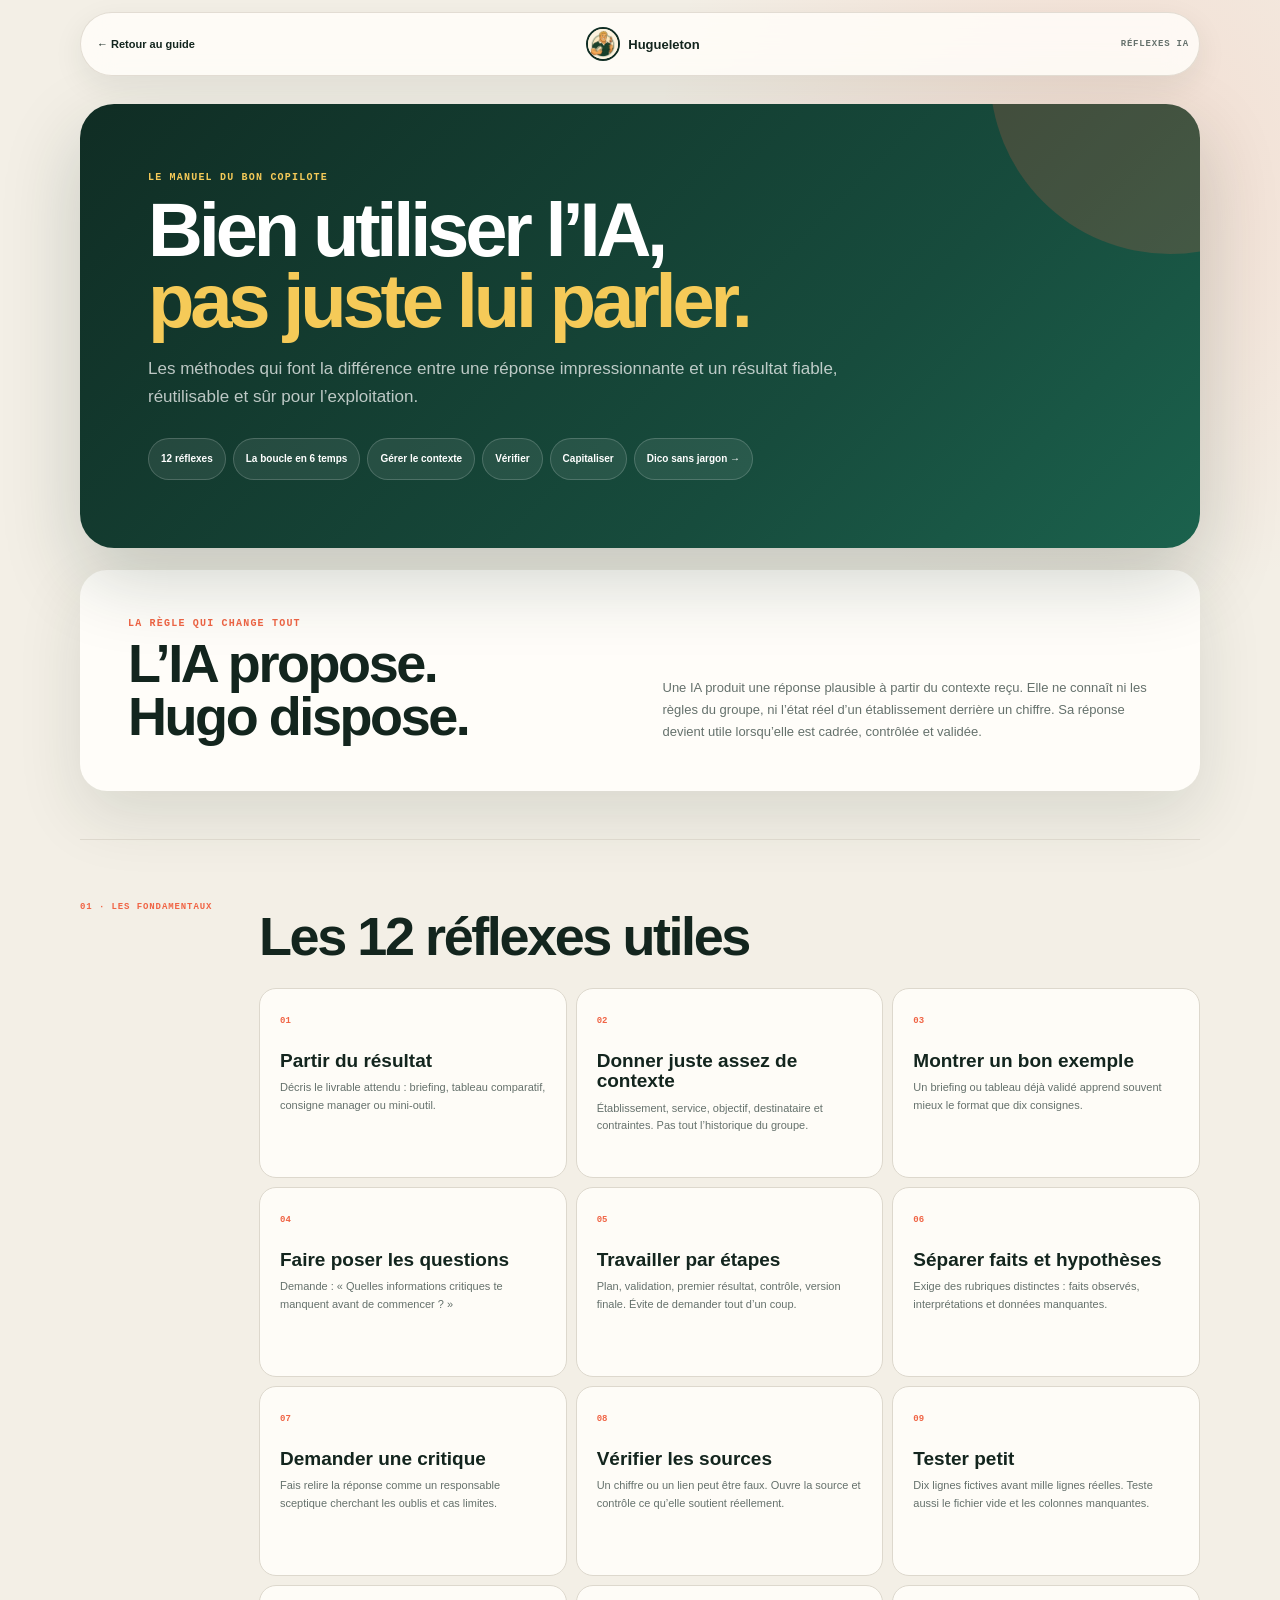
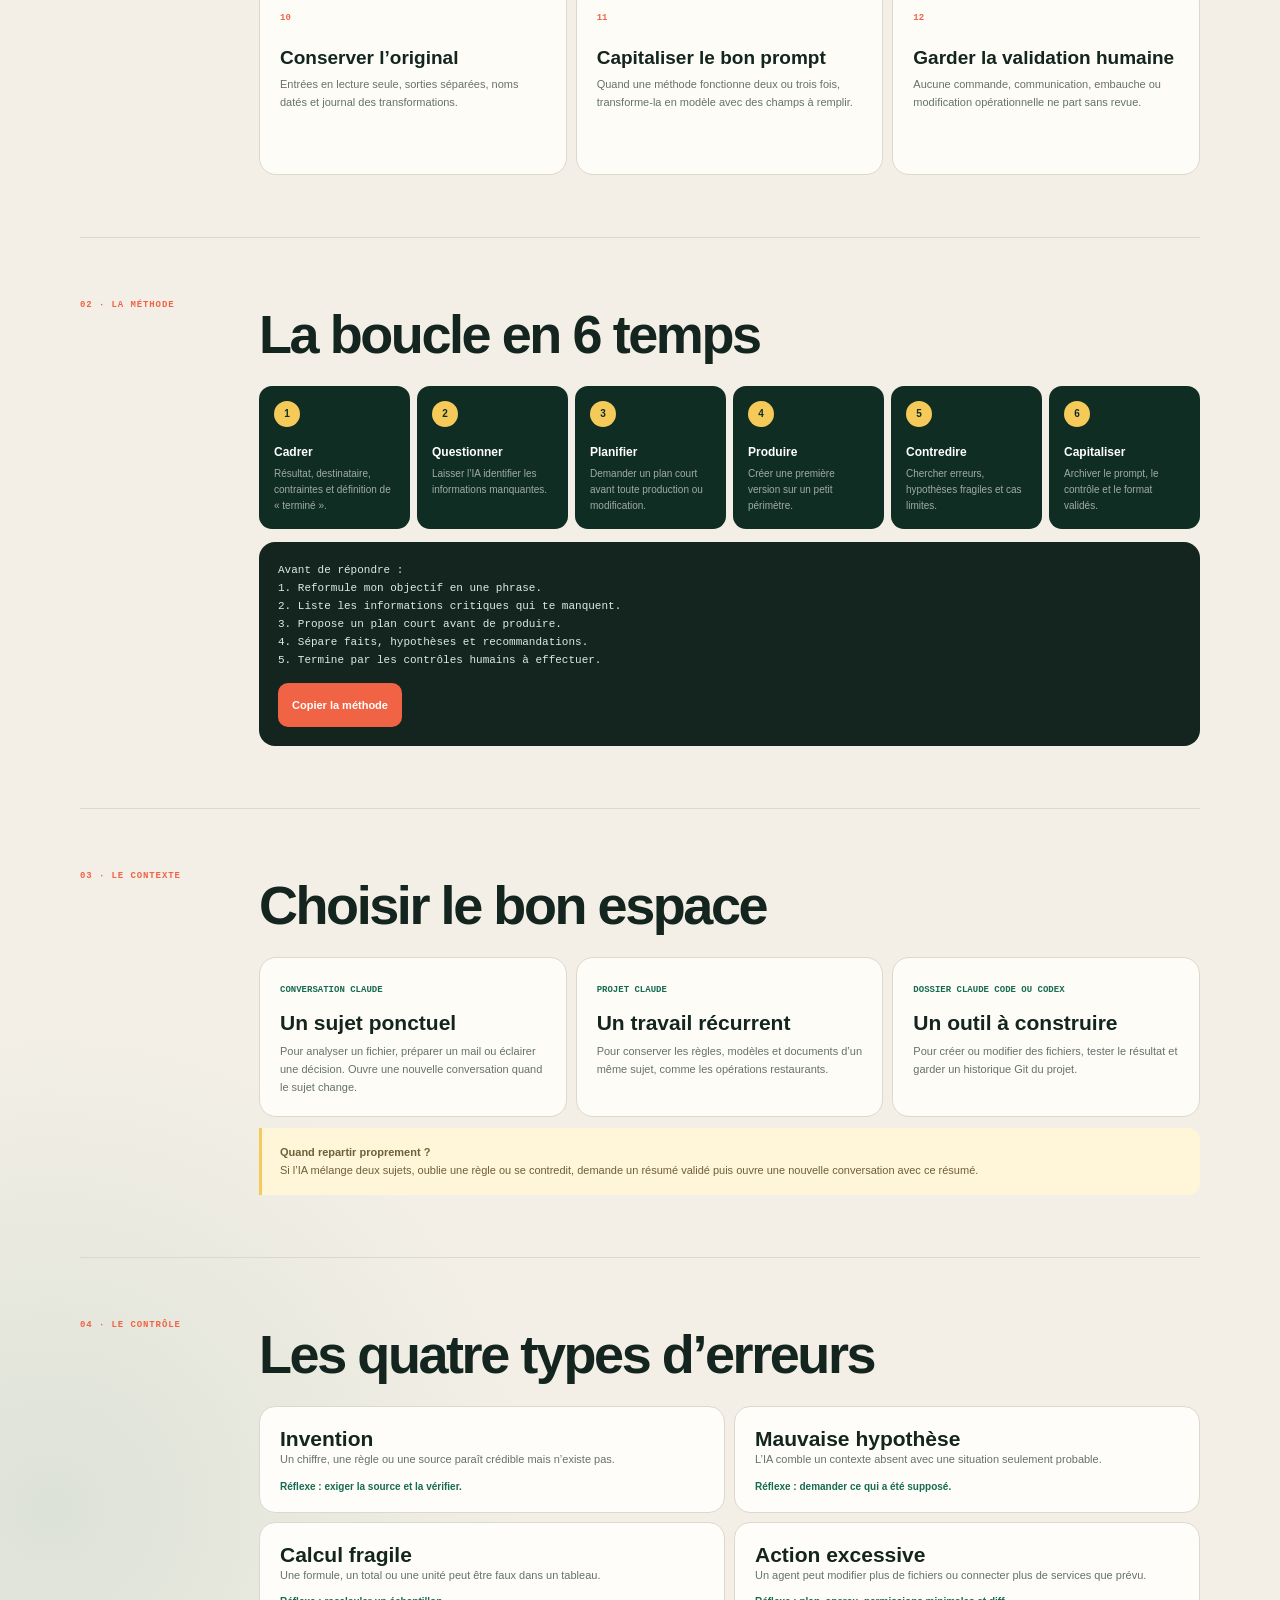
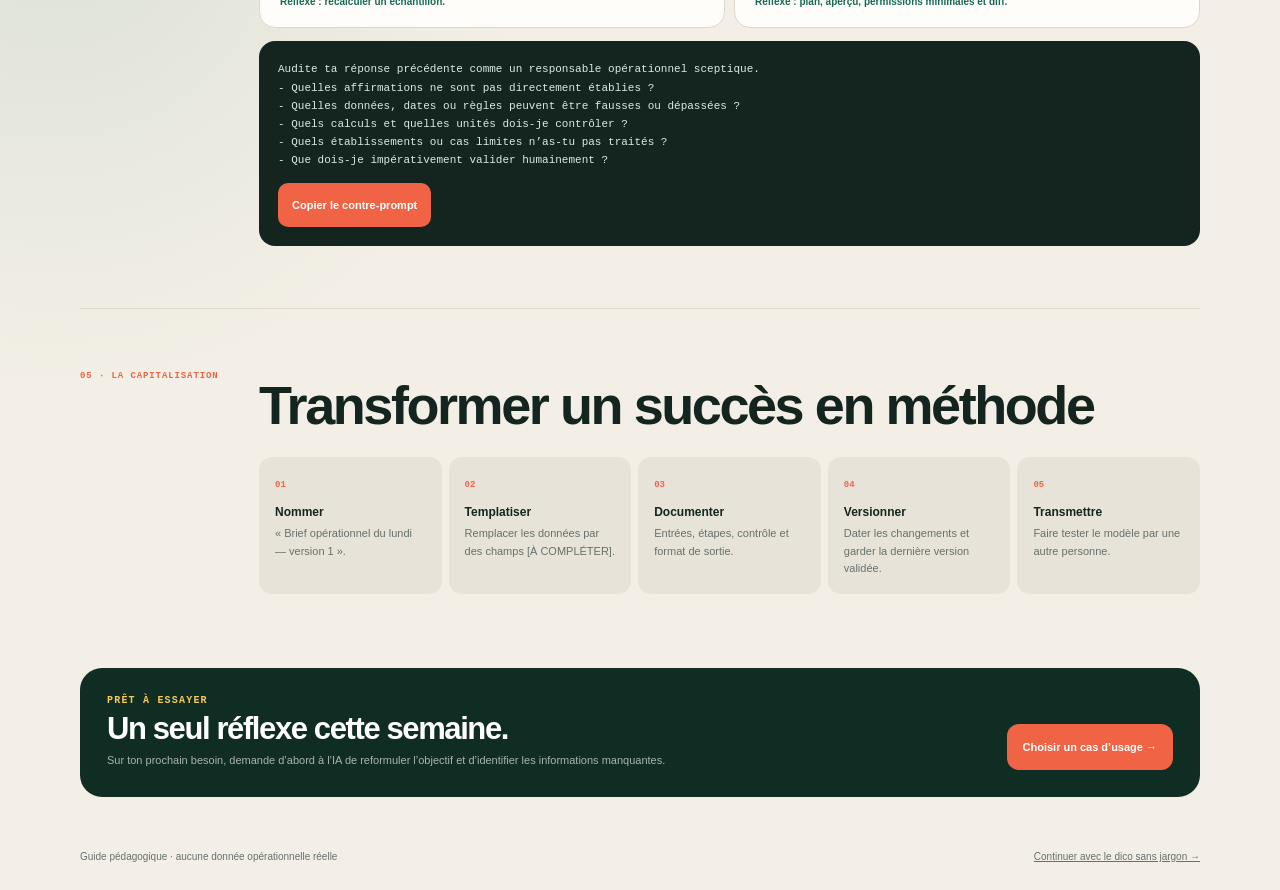
<file: tips-ia.html>
<!doctype html>
<html lang="fr">
<head>
  <meta charset="utf-8">
  <meta name="viewport" content="width=device-width, initial-scale=1">
  <meta name="description" content="Douze réflexes simples pour utiliser Claude, Claude Code ou Codex de façon fiable au travail.">
  <link rel="icon" type="image/png" href="./assets/hugo-rugbyman.png">
  <meta name="theme-color" content="#102d24">
  <title>Hugueleton · Réflexes IA</title>
  <link rel="stylesheet" href="./learning.css">
</head>
<body>
  <div class="shell">
    <header class="page-nav"><a href="./index.html#technical-kit">← Retour au guide</a><b class="mini-brand"><img src="./assets/hugo-rugbyman.png" alt="">Hugueleton</b><span>Réflexes IA</span></header>
    <main>
      <section class="page-hero">
        <span class="eyebrow">Le manuel du bon copilote</span>
        <h1>Bien utiliser l’IA,<br><em>pas juste lui parler.</em></h1>
        <p>Les méthodes qui font la différence entre une réponse impressionnante et un résultat fiable, réutilisable et sûr pour l’exploitation.</p>
        <nav class="jump-nav" aria-label="Sommaire de la page"><a href="#reflexes">12 réflexes</a><a href="#methode">La boucle en 6 temps</a><a href="#contexte">Gérer le contexte</a><a href="#verification">Vérifier</a><a href="#capitaliser">Capitaliser</a><a href="./glossaire-ia.html">Dico sans jargon →</a></nav>
      </section>

      <section class="intro-panel">
        <div><span class="eyebrow">La règle qui change tout</span><h2>L’IA propose.<br>Hugo dispose.</h2></div>
        <p>Une IA produit une réponse plausible à partir du contexte reçu. Elle ne connaît ni les règles du groupe, ni l’état réel d’un établissement derrière un chiffre. Sa réponse devient utile lorsqu’elle est cadrée, contrôlée et validée.</p>
      </section>

      <section class="learning-section" id="reflexes">
        <div class="section-kicker">01 · Les fondamentaux</div>
        <div class="section-content"><h2>Les 12 réflexes utiles</h2><div class="reflex-grid">
          <article><span>01</span><h3>Partir du résultat</h3><p>Décris le livrable attendu : briefing, tableau comparatif, consigne manager ou mini-outil.</p></article>
          <article><span>02</span><h3>Donner juste assez de contexte</h3><p>Établissement, service, objectif, destinataire et contraintes. Pas tout l’historique du groupe.</p></article>
          <article><span>03</span><h3>Montrer un bon exemple</h3><p>Un briefing ou tableau déjà validé apprend souvent mieux le format que dix consignes.</p></article>
          <article><span>04</span><h3>Faire poser les questions</h3><p>Demande : « Quelles informations critiques te manquent avant de commencer ? »</p></article>
          <article><span>05</span><h3>Travailler par étapes</h3><p>Plan, validation, premier résultat, contrôle, version finale. Évite de demander tout d’un coup.</p></article>
          <article><span>06</span><h3>Séparer faits et hypothèses</h3><p>Exige des rubriques distinctes : faits observés, interprétations et données manquantes.</p></article>
          <article><span>07</span><h3>Demander une critique</h3><p>Fais relire la réponse comme un responsable sceptique cherchant les oublis et cas limites.</p></article>
          <article><span>08</span><h3>Vérifier les sources</h3><p>Un chiffre ou un lien peut être faux. Ouvre la source et contrôle ce qu’elle soutient réellement.</p></article>
          <article><span>09</span><h3>Tester petit</h3><p>Dix lignes fictives avant mille lignes réelles. Teste aussi le fichier vide et les colonnes manquantes.</p></article>
          <article><span>10</span><h3>Conserver l’original</h3><p>Entrées en lecture seule, sorties séparées, noms datés et journal des transformations.</p></article>
          <article><span>11</span><h3>Capitaliser le bon prompt</h3><p>Quand une méthode fonctionne deux ou trois fois, transforme-la en modèle avec des champs à remplir.</p></article>
          <article><span>12</span><h3>Garder la validation humaine</h3><p>Aucune commande, communication, embauche ou modification opérationnelle ne part sans revue.</p></article>
        </div></div>
      </section>

      <section class="learning-section" id="methode">
        <div class="section-kicker">02 · La méthode</div>
        <div class="section-content"><h2>La boucle en 6 temps</h2><div class="loop">
          <article><span>1</span><b>Cadrer</b><p>Résultat, destinataire, contraintes et définition de « terminé ».</p></article>
          <article><span>2</span><b>Questionner</b><p>Laisser l’IA identifier les informations manquantes.</p></article>
          <article><span>3</span><b>Planifier</b><p>Demander un plan court avant toute production ou modification.</p></article>
          <article><span>4</span><b>Produire</b><p>Créer une première version sur un petit périmètre.</p></article>
          <article><span>5</span><b>Contredire</b><p>Chercher erreurs, hypothèses fragiles et cas limites.</p></article>
          <article><span>6</span><b>Capitaliser</b><p>Archiver le prompt, le contrôle et le format validés.</p></article>
        </div><div class="copy-block"><pre id="loopPrompt">Avant de répondre :
1. Reformule mon objectif en une phrase.
2. Liste les informations critiques qui te manquent.
3. Propose un plan court avant de produire.
4. Sépare faits, hypothèses et recommandations.
5. Termine par les contrôles humains à effectuer.</pre><button class="copy-button" type="button" data-target="loopPrompt">Copier la méthode</button><span class="copy-status" aria-live="polite"></span></div></div>
      </section>

      <section class="learning-section" id="contexte">
        <div class="section-kicker">03 · Le contexte</div>
        <div class="section-content"><h2>Choisir le bon espace</h2><div class="context-grid">
          <article><small>Conversation Claude</small><h3>Un sujet ponctuel</h3><p>Pour analyser un fichier, préparer un mail ou éclairer une décision. Ouvre une nouvelle conversation quand le sujet change.</p></article>
          <article><small>Projet Claude</small><h3>Un travail récurrent</h3><p>Pour conserver les règles, modèles et documents d’un même sujet, comme les opérations restaurants.</p></article>
          <article><small>Dossier Claude Code ou Codex</small><h3>Un outil à construire</h3><p>Pour créer ou modifier des fichiers, tester le résultat et garder un historique Git du projet.</p></article>
        </div><div class="context-rule"><b>Quand repartir proprement ?</b><br>Si l’IA mélange deux sujets, oublie une règle ou se contredit, demande un résumé validé puis ouvre une nouvelle conversation avec ce résumé.</div></div>
      </section>

      <section class="learning-section" id="verification">
        <div class="section-kicker">04 · Le contrôle</div>
        <div class="section-content"><h2>Les quatre types d’erreurs</h2><div class="error-grid">
          <article><b>Invention</b><p>Un chiffre, une règle ou une source paraît crédible mais n’existe pas.</p><span>Réflexe : exiger la source et la vérifier.</span></article>
          <article><b>Mauvaise hypothèse</b><p>L’IA comble un contexte absent avec une situation seulement probable.</p><span>Réflexe : demander ce qui a été supposé.</span></article>
          <article><b>Calcul fragile</b><p>Une formule, un total ou une unité peut être faux dans un tableau.</p><span>Réflexe : recalculer un échantillon.</span></article>
          <article><b>Action excessive</b><p>Un agent peut modifier plus de fichiers ou connecter plus de services que prévu.</p><span>Réflexe : plan, aperçu, permissions minimales et diff.</span></article>
        </div><div class="copy-block"><pre id="auditPrompt">Audite ta réponse précédente comme un responsable opérationnel sceptique.
- Quelles affirmations ne sont pas directement établies ?
- Quelles données, dates ou règles peuvent être fausses ou dépassées ?
- Quels calculs et quelles unités dois-je contrôler ?
- Quels établissements ou cas limites n’as-tu pas traités ?
- Que dois-je impérativement valider humainement ?</pre><button class="copy-button" type="button" data-target="auditPrompt">Copier le contre-prompt</button><span class="copy-status" aria-live="polite"></span></div></div>
      </section>

      <section class="learning-section" id="capitaliser">
        <div class="section-kicker">05 · La capitalisation</div>
        <div class="section-content"><h2>Transformer un succès en méthode</h2><div class="capital-flow">
          <article><span>01</span><b>Nommer</b><p>« Brief opérationnel du lundi — version 1 ».</p></article>
          <article><span>02</span><b>Templatiser</b><p>Remplacer les données par des champs [À COMPLÉTER].</p></article>
          <article><span>03</span><b>Documenter</b><p>Entrées, étapes, contrôle et format de sortie.</p></article>
          <article><span>04</span><b>Versionner</b><p>Dater les changements et garder la dernière version validée.</p></article>
          <article><span>05</span><b>Transmettre</b><p>Faire tester le modèle par une autre personne.</p></article>
        </div></div>
      </section>

      <section class="closing"><div><span class="eyebrow">Prêt à essayer</span><h2>Un seul réflexe cette semaine.</h2><p>Sur ton prochain besoin, demande d’abord à l’IA de reformuler l’objectif et d’identifier les informations manquantes.</p></div><a class="button" href="./index.html#catalogue">Choisir un cas d’usage →</a></section>
    </main>
    <footer><span>Guide pédagogique · aucune donnée opérationnelle réelle</span><a href="./glossaire-ia.html">Continuer avec le dico sans jargon →</a></footer>
  </div>
  <button class="back-to-top" id="backToTop" type="button" aria-label="Retourner en haut de la page">↑ Haut de page</button>
  <script>
    function fallbackCopy(text) {
      const area = document.createElement("textarea");
      area.value = text; area.setAttribute("readonly", ""); area.style.position = "fixed"; area.style.opacity = "0";
      document.body.appendChild(area); area.select(); const copied = document.execCommand("copy"); area.remove(); return copied;
    }
    document.querySelectorAll(".copy-button").forEach(button => button.addEventListener("click", async () => {
      const text = document.getElementById(button.dataset.target).textContent;
      let copied = false;
      try { await navigator.clipboard.writeText(text); copied = true; } catch { copied = fallbackCopy(text); }
      button.nextElementSibling.textContent = copied ? "Copié ✓" : "Sélectionnez le texte ci-dessus";
    }));
    const backToTop = document.getElementById("backToTop");
    window.addEventListener("scroll", () => backToTop.classList.toggle("visible", window.scrollY > 650), {passive:true});
    backToTop.addEventListener("click", () => window.scrollTo({top:0, behavior:window.matchMedia("(prefers-reduced-motion: reduce)").matches ? "auto" : "smooth"}));
  </script>
</body>
</html>
</file>
<file: learning.css>
:root {
  --ink: #13251e;
  --muted: #65716c;
  --paper: #f3efe6;
  --paper-2: #e8e3d8;
  --white: #fffdf9;
  --green: #176b54;
  --deep: #102d24;
  --orange: #f06445;
  --yellow: #f5ca58;
  --line: #ddd8cd;
  --shadow: 0 24px 65px rgba(25, 46, 37, .12);
}

* { box-sizing: border-box; }
html { scroll-behavior: smooth; }
body {
  margin: 0;
  color: var(--ink);
  background:
    radial-gradient(circle at 86% 4%, rgba(240,100,69,.13), transparent 28rem),
    radial-gradient(circle at 4% 76%, rgba(23,107,84,.1), transparent 30rem),
    var(--paper);
  font-family: "Avenir Next", "Trebuchet MS", sans-serif;
}
a { color: inherit; }
button { font: inherit; }
a:focus-visible, button:focus-visible { outline: 3px solid rgba(240,100,69,.42); outline-offset: 3px; }
.shell { width: min(1120px, calc(100% - 32px)); margin: 0 auto; }
.page-nav {
  position: sticky;
  top: 12px;
  z-index: 10;
  display: grid;
  grid-template-columns: 1fr auto 1fr;
  align-items: center;
  gap: 16px;
  margin-top: 12px;
  padding: 9px 10px 9px 16px;
  border: 1px solid rgba(221,216,205,.85);
  border-radius: 999px;
  background: rgba(255,253,249,.86);
  backdrop-filter: blur(16px);
  box-shadow: 0 10px 30px rgba(31,49,40,.08);
}
.page-nav a { min-height: 44px; display: inline-flex; align-items: center; text-decoration: none; font-size: 11px; font-weight: 900; }
.mini-brand { display: inline-flex; align-items: center; gap: 8px; font-size: 13px; }
.mini-brand img { width: 34px; height: 34px; object-fit: cover; border: 2px solid var(--deep); border-radius: 50%; background: #f6e7bf; }
.page-nav span { justify-self: end; color: var(--muted); font: 700 9px "SFMono-Regular", Consolas, monospace; text-transform: uppercase; letter-spacing: .09em; }
.page-hero {
  position: relative;
  overflow: hidden;
  margin: 28px 0 22px;
  padding: clamp(32px, 6vw, 68px);
  border-radius: 34px;
  color: white;
  background: linear-gradient(135deg, var(--deep), #174c3d 66%, #1b624d);
  box-shadow: 0 30px 80px rgba(16,45,36,.2);
}
.page-hero::after { content: ""; position: absolute; width: 360px; height: 360px; right: -150px; top: -210px; border-radius: 50%; background: var(--orange); opacity: .2; }
.page-hero > * { position: relative; z-index: 1; }
.eyebrow { display: block; color: var(--yellow); font: 900 10px "SFMono-Regular", Consolas, monospace; text-transform: uppercase; letter-spacing: .12em; }
h1 { max-width: 850px; margin: 11px 0 18px; font-size: clamp(45px, 7vw, 76px); line-height: .94; letter-spacing: -.055em; }
h1 em { color: var(--yellow); font-style: normal; }
.page-hero > p { max-width: 720px; margin: 0; color: rgba(255,255,255,.72); font-size: 17px; line-height: 1.65; }
.jump-nav { display: flex; flex-wrap: wrap; gap: 7px; margin-top: 27px; }
.jump-nav a { min-height: 42px; display: inline-flex; align-items: center; padding: 9px 12px; border: 1px solid rgba(255,255,255,.18); border-radius: 999px; background: rgba(255,255,255,.08); color: white; text-decoration: none; font-size: 10px; font-weight: 800; }
.jump-nav a:hover { background: rgba(255,255,255,.16); }
.intro-panel, .analogy {
  display: grid;
  grid-template-columns: 1fr 1fr;
  align-items: end;
  gap: 45px;
  margin: 0 0 48px;
  padding: clamp(26px,5vw,48px);
  border-radius: 27px;
  background: var(--white);
  box-shadow: var(--shadow);
}
.intro-panel .eyebrow, .analogy .eyebrow { color: var(--orange); }
.intro-panel h2, .analogy h2, .section-content > h2, .closing h2 { margin: 8px 0 0; font-size: clamp(34px,5vw,54px); line-height: .98; letter-spacing: -.045em; }
.intro-panel p, .analogy p { margin: 0; color: var(--muted); font-size: 13px; line-height: 1.7; }
.learning-section { display: grid; grid-template-columns: 145px minmax(0,1fr); gap: 34px; padding: 62px 0; border-top: 1px solid var(--line); }
.section-kicker { color: var(--orange); font: 800 9px "SFMono-Regular", Consolas, monospace; text-transform: uppercase; letter-spacing: .1em; }
.section-content > h2 { margin-bottom: 25px; }
.reflex-grid { display: grid; grid-template-columns: repeat(3,1fr); gap: 9px; }
.reflex-grid article, .context-grid article, .dictionary article { padding: 20px; border: 1px solid var(--line); border-radius: 17px; background: rgba(255,253,249,.92); transition: transform .18s ease, box-shadow .18s ease; }
.reflex-grid article { min-height: 190px; }
.reflex-grid article:hover, .context-grid article:hover, .dictionary article:hover { transform: translateY(-3px); box-shadow: 0 16px 36px rgba(31,49,40,.09); }
.reflex-grid span, .capital-flow span, .dictionary article > span { color: var(--orange); font: 800 9px "SFMono-Regular", Consolas, monospace; }
.reflex-grid h3 { margin: 24px 0 8px; font-size: 19px; line-height: 1.08; }
.reflex-grid p, .loop p, .context-grid p, .error-grid p, .capital-flow p { margin: 0; color: var(--muted); font-size: 11px; line-height: 1.6; }
.loop { display: grid; grid-template-columns: repeat(6,1fr); gap: 7px; }
.loop article { padding: 15px; border-radius: 13px; background: var(--deep); color: white; }
.loop span { width: 26px; height: 26px; display: grid; place-items: center; border-radius: 50%; background: var(--yellow); color: var(--deep); font-size: 10px; font-weight: 900; }
.loop b { display: block; margin: 18px 0 7px; font-size: 12px; }
.loop p { color: rgba(255,255,255,.6); font-size: 10px; }
.copy-block { margin-top: 13px; padding: 19px; border-radius: 16px; background: var(--ink); color: #dcebe5; }
.copy-block pre { margin: 0; white-space: pre-wrap; font: 500 11px/1.65 "SFMono-Regular", Consolas, monospace; }
.copy-button { min-height: 44px; margin-top: 14px; padding: 10px 14px; border: 0; border-radius: 10px; background: var(--orange); color: white; cursor: pointer; font-size: 11px; font-weight: 900; }
.copy-status { margin-left: 9px; color: rgba(255,255,255,.62); font-size: 10px; }
.context-grid { display: grid; grid-template-columns: repeat(3,1fr); gap: 9px; }
.context-grid small { color: var(--green); font: 800 9px "SFMono-Regular", Consolas, monospace; text-transform: uppercase; }
.context-grid h3 { margin: 15px 0 8px; font-size: 21px; }
.context-rule { margin-top: 11px; padding: 16px 18px; border-left: 3px solid var(--yellow); border-radius: 0 12px 12px 0; background: #fff5d8; color: #6d603b; font-size: 11px; line-height: 1.6; }
.error-grid { display: grid; grid-template-columns: 1fr 1fr; gap: 9px; }
.error-grid article { padding: 20px; border-radius: 16px; background: var(--white); border: 1px solid var(--line); }
.error-grid b { display: block; font-size: 21px; }
.error-grid span { display: block; margin-top: 12px; color: var(--green); font-size: 10px; font-weight: 900; }
.capital-flow { display: grid; grid-template-columns: repeat(5,1fr); gap: 7px; }
.capital-flow article { padding: 16px; border-radius: 13px; background: var(--paper-2); }
.capital-flow b { display: block; margin: 14px 0 6px; font-size: 12px; }
.closing { display: flex; align-items: end; justify-content: space-between; gap: 28px; margin: 12px 0 54px; padding: 27px; border-radius: 22px; background: var(--deep); color: white; }
.closing h2 { font-size: 31px; }
.closing p { max-width: 690px; margin: 8px 0 0; color: rgba(255,255,255,.64); font-size: 11px; line-height: 1.6; }
.button { min-height: 46px; flex: none; display: inline-flex; align-items: center; justify-content: center; padding: 12px 16px; border-radius: 12px; background: var(--orange); color: white; text-decoration: none; font-size: 11px; font-weight: 900; }
.dictionary { display: grid; grid-template-columns: 1fr 1fr; gap: 9px; margin-bottom: 48px; }
.dictionary article { min-height: 230px; }
.dictionary article.featured { background: #e6f0eb; border-color: #bdd7cb; }
.dictionary h2 { margin: 25px 0 11px; font-size: 29px; line-height: 1; letter-spacing: -.035em; }
.dictionary h2 i { color: var(--orange); font-style: normal; }
.dictionary p { margin: 0; color: var(--muted); font-size: 11px; line-height: 1.7; }
.dictionary small { display: block; margin-top: 17px; padding-top: 12px; border-top: 1px solid var(--line); color: var(--green); font-size: 10px; font-weight: 900; }
.dictionary code { font: 600 10px "SFMono-Regular", Consolas, monospace; }
.back-to-top { position: fixed; right: 18px; bottom: 18px; z-index: 8; min-height: 46px; padding: 11px 14px; border: 0; border-radius: 999px; background: var(--deep); color: white; cursor: pointer; opacity: 0; pointer-events: none; transform: translateY(8px); transition: .2s; box-shadow: 0 12px 30px rgba(16,45,36,.22); font-size: 11px; font-weight: 900; }
.back-to-top.visible { opacity: 1; pointer-events: auto; transform: translateY(0); }
footer { display: flex; justify-content: space-between; gap: 16px; padding: 0 0 28px; color: var(--muted); font-size: 10px; }

@media (max-width: 860px) {
  .learning-section { grid-template-columns: 1fr; gap: 12px; }
  .loop { grid-template-columns: repeat(3,1fr); }
  .reflex-grid { grid-template-columns: 1fr 1fr; }
  .capital-flow { grid-template-columns: repeat(3,1fr); }
}
@media (max-width: 600px) {
  .shell { width: calc(100% - 20px); }
  .page-nav { top: 7px; margin-top: 7px; grid-template-columns: 1fr auto; padding-left: 12px; }
  .mini-brand { display: none; }
  .page-nav span { font-size: 8px; }
  .page-hero { margin-top: 14px; padding: 28px 20px; border-radius: 24px; }
  h1 { font-size: 45px; }
  .page-hero > p { font-size: 15px; }
  .jump-nav { display: grid; grid-template-columns: 1fr 1fr; }
  .jump-nav a { min-height: 46px; justify-content: center; text-align: center; }
  .intro-panel, .analogy { grid-template-columns: 1fr; gap: 12px; padding: 22px 18px; border-radius: 22px; }
  .learning-section { padding: 48px 0; }
  .reflex-grid, .loop, .context-grid, .error-grid, .capital-flow, .dictionary { grid-template-columns: 1fr; }
  .reflex-grid article, .dictionary article { min-height: 0; }
  .closing, footer { align-items: stretch; flex-direction: column; }
  .button { width: 100%; }
  .copy-button { width: 100%; }
  .copy-status { display: block; margin: 8px 0 0; }
}
@media (prefers-reduced-motion: reduce) { * { scroll-behavior: auto !important; transition: none !important; } }
</file>
